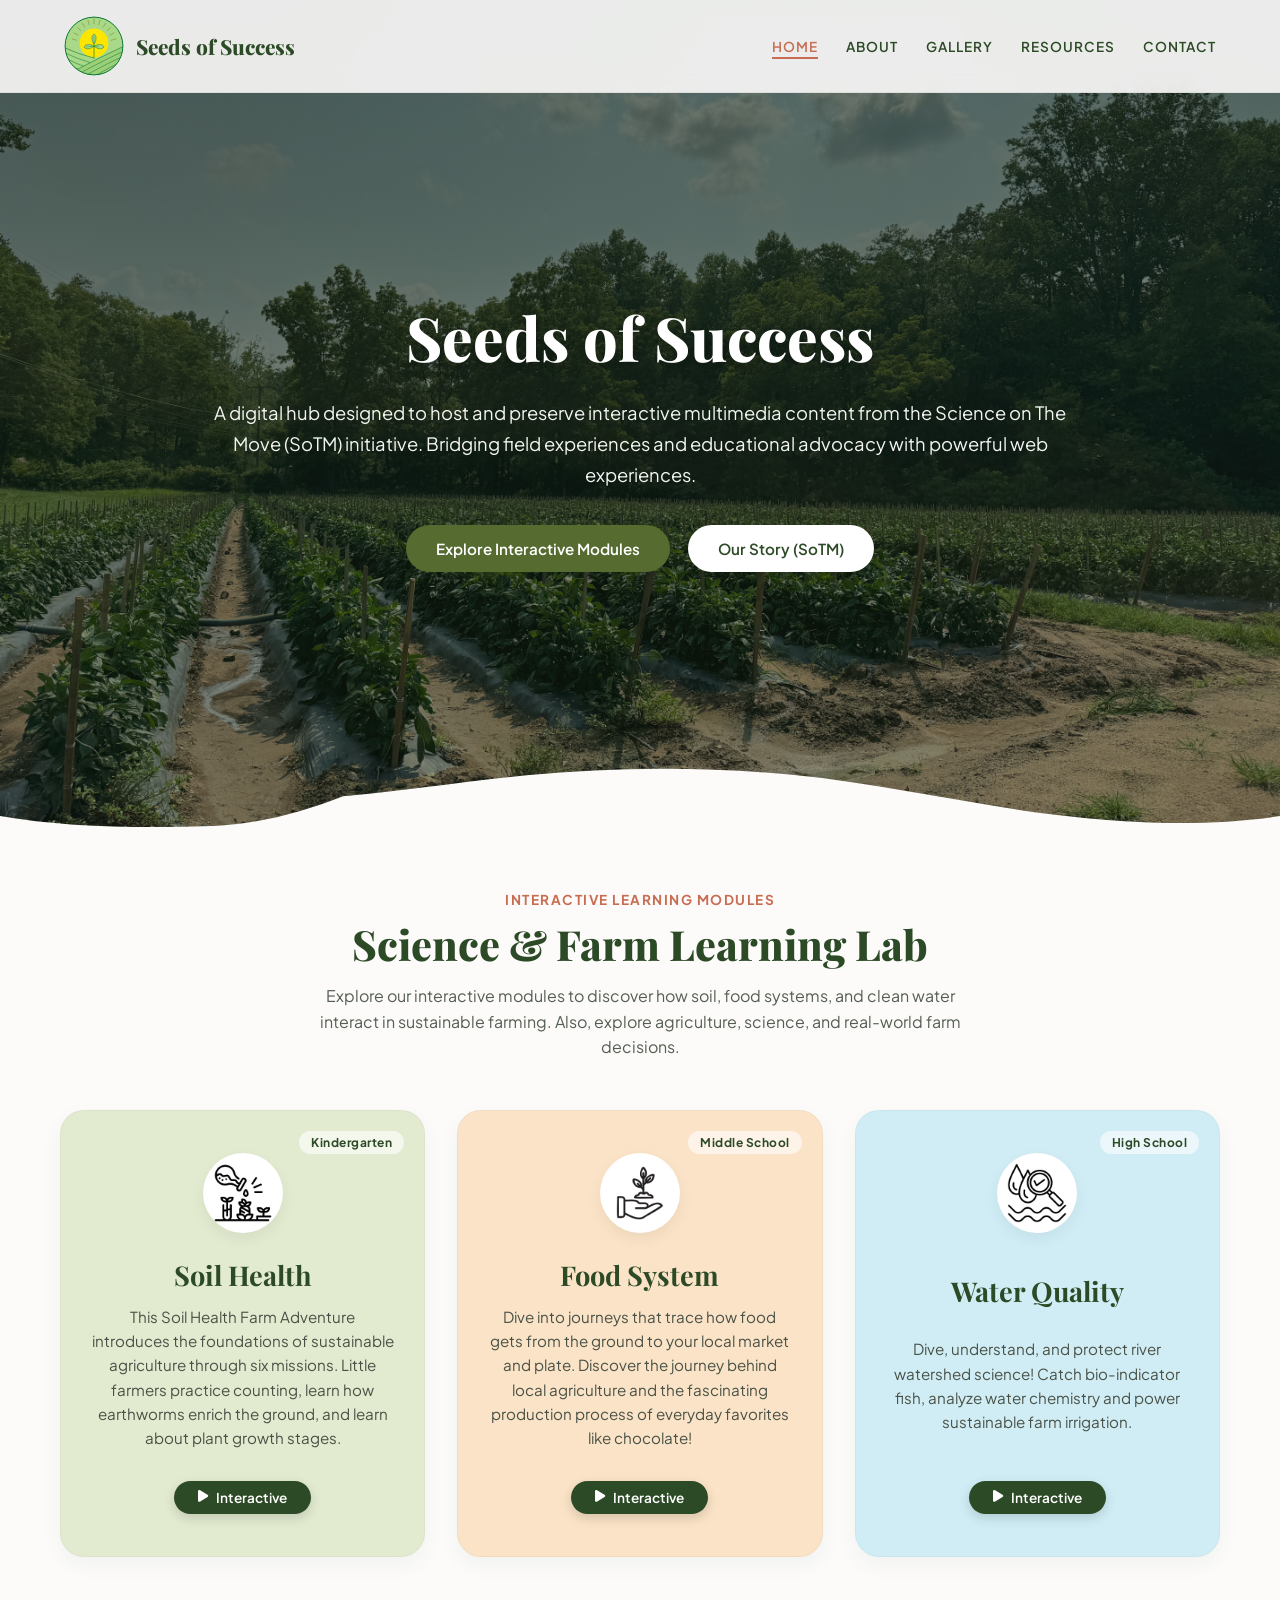
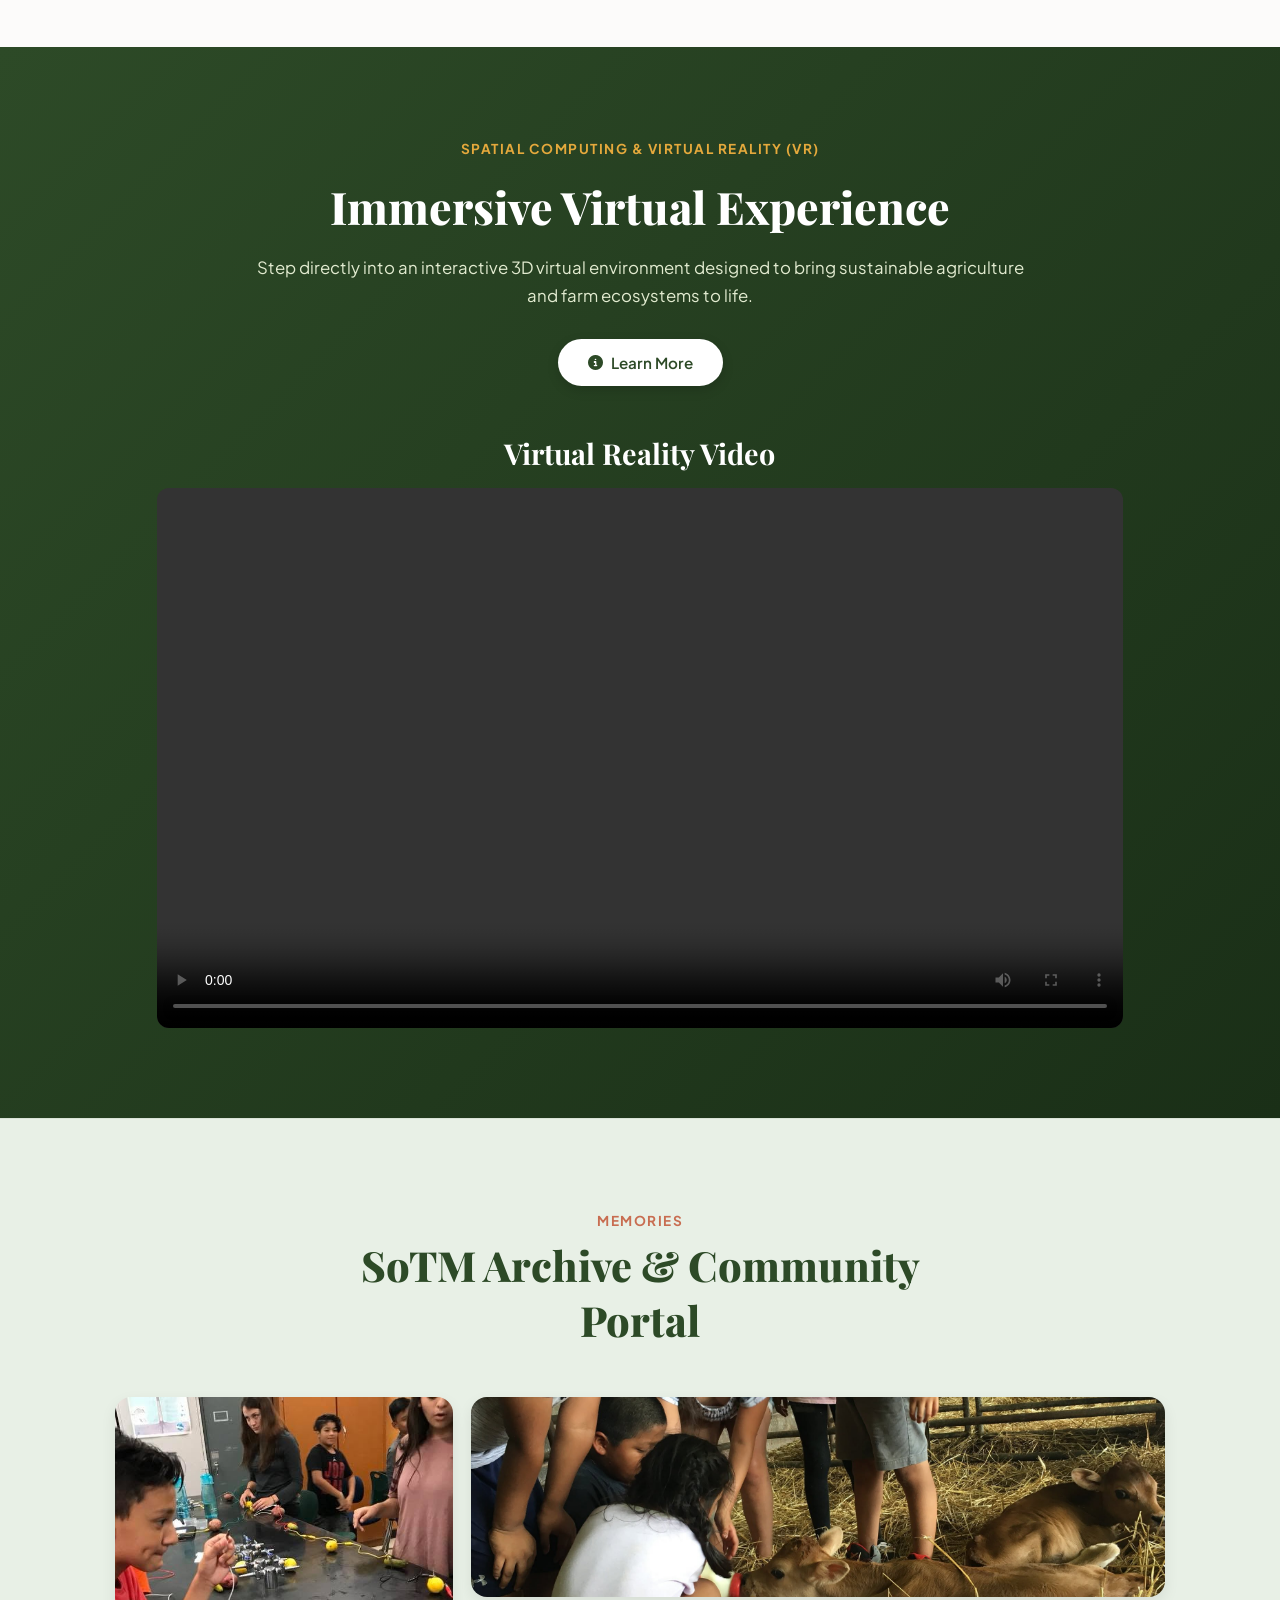
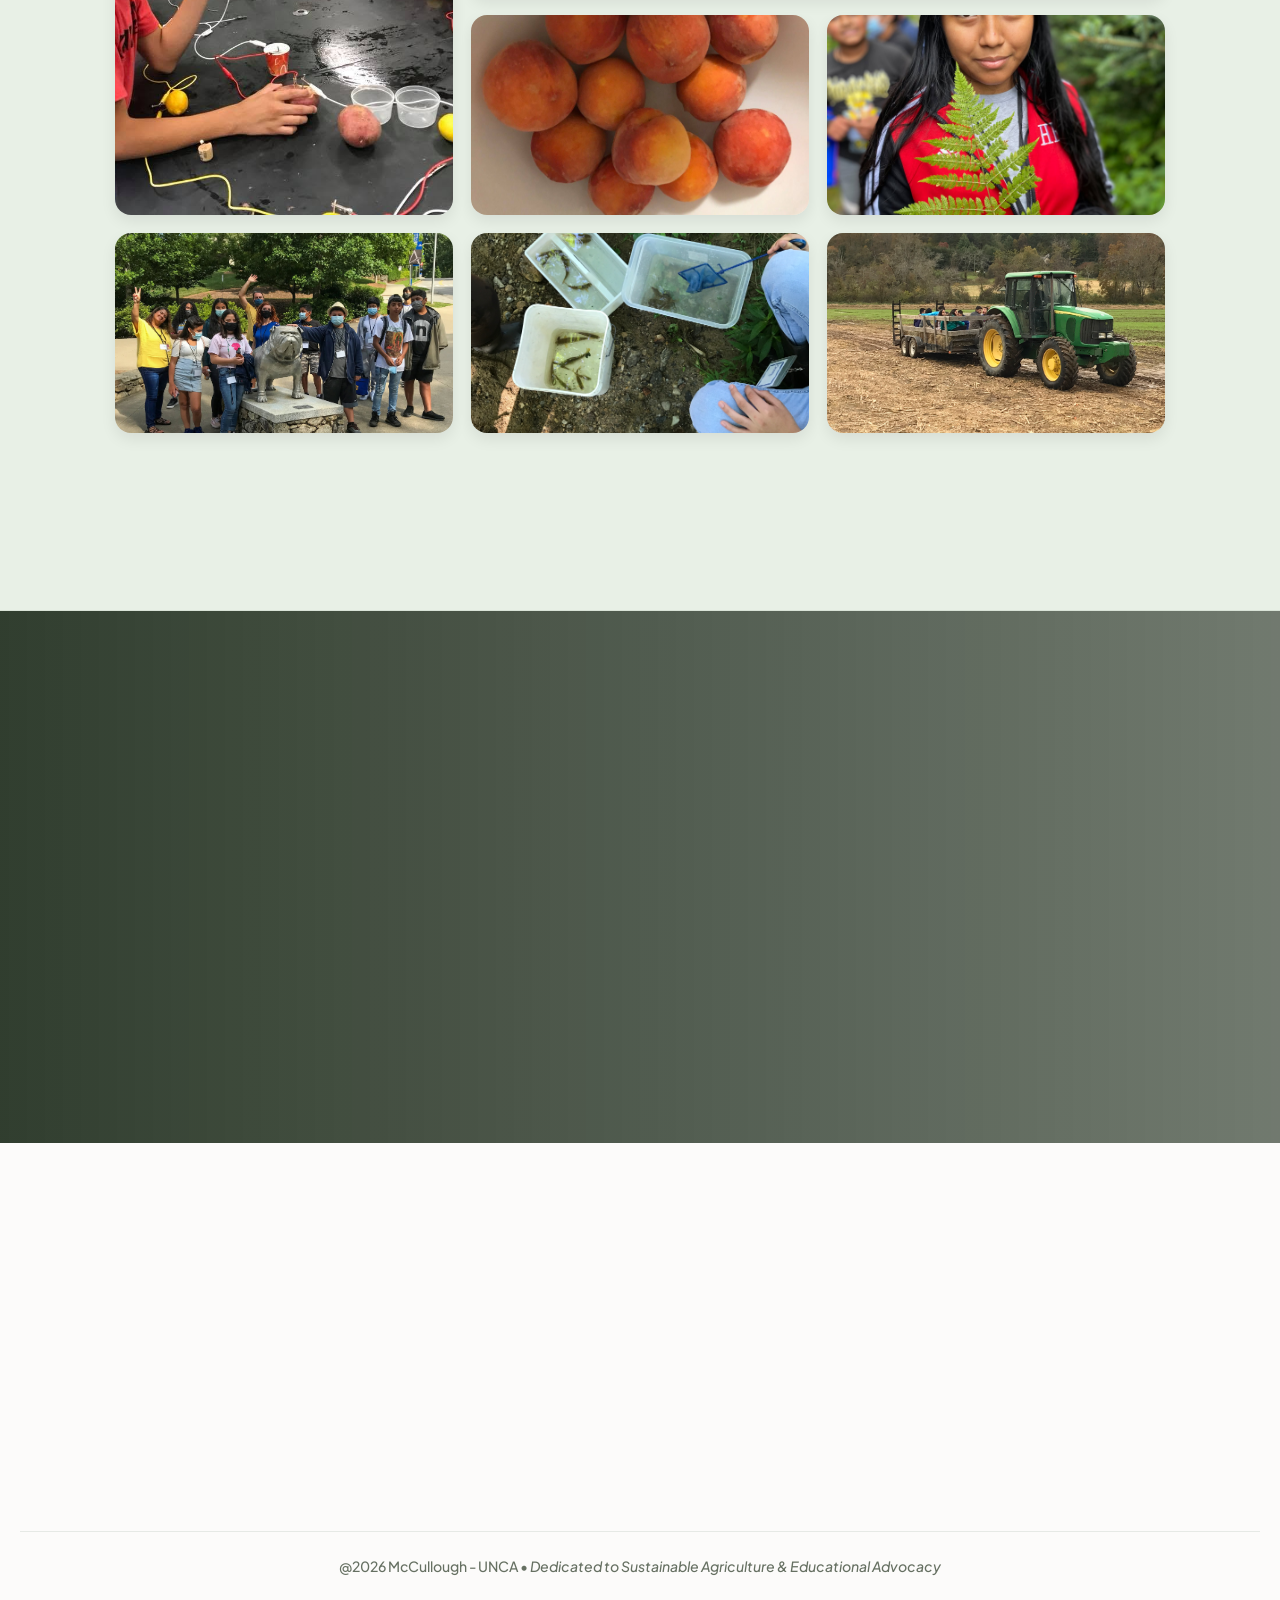
<file: index.html>
<!DOCTYPE html>
<html lang="en">

  <head>
    <meta charset="utf-8" />
    <meta name="viewport" content="width=device-width, initial-scale=1.0" />
    <title>Seeds of Success | Sustainable Agriculture Hub</title>
    <link rel="icon" type="image/x-icon" href="home/seeds-of-success-logo.svg">
    <link rel="preconnect" href="https://fonts.googleapis.com">
    <link rel="preconnect" href="https://fonts.gstatic.com" crossorigin>
    <link href="https://fonts.googleapis.com/css2?family=Playfair+Display:ital,wght@0,600;0,800;1,600&family=Plus+Jakarta+Sans:wght@400;500;600;700&display=swap" rel="stylesheet">
    <link rel="stylesheet" href="https://cdnjs.cloudflare.com/ajax/libs/font-awesome/6.4.0/css/all.min.css">
    <link rel="stylesheet" href="style.css" />
  </head>

  <body>
    <!-- FLOATING DECORATIVE LEAVES FOR ANIMATION -->
    <div class="floating-leaf leaf-1"><i class="fa-solid fa-leaf"></i></div>
    <div class="floating-leaf leaf-2"><i class="fa-solid fa-seedling"></i></div>

    <!-- NAVBAR -->
    <header class="navbar">
      <div class="nav-container">
        <a href="#" class="logo">
          <div class="logo-icon"></div>
          <span class="logo-text">Seeds of Success</span>
        </a>
        <nav class="nav-links" id="navLinks">
          <a href="#home" class="active">HOME</a>
          <a href="about.html">ABOUT</a>
          <a href="gallery.html">GALLERY</a>
          <a href="resources.html">RESOURCES</a>
          <a href="contact.html">CONTACT</a>
        </nav>
        <div class="hamburger" id="hamburger">
          <i class="fa-solid fa-bars-staggered"></i>
        </div>
      </div>
    </header>

    <!-- HERO SECTION -->
    <section class="hero" id="home">
      <div class="hero-overlay"></div>
      <div class="hero-content fade-in">
        <h1>Seeds of Success</h1>
        <p>
          A digital hub designed to host and preserve interactive multimedia content from the Science on The Move (SoTM) initiative. Bridging field experiences and educational advocacy with powerful web experiences.
        </p>
        <div class="hero-buttons">
          <a href="#modules" class="btn btn-primary"> Explore Interactive Modules</a>
          <a href="about.html" class="btn btn-secondary"> Our Story (SoTM)</a>
        </div>
      </div>

      <!-- Organic Wave Divider -->
      <div class="custom-shape-divider-bottom">
        <svg data-name="Layer 1" xmlns="http://www.w3.org/2000/svg" viewBox="0 0 1200 120" preserveAspectRatio="none">
          <path d="M321.39,56.44c58-10.79,114.16-30.13,172-41.86,82.39-16.72,168.19-17.73,250.45-.39C823.78,31,906.67,72,985.66,92.83c70.05,18.48,146.53,26.09,214.34,3V120H0V95.8C59.71,118.08,130.83,121.3,200,115.8,241.67,112.5,283.33,88.33,321.39,56.44Z" class="shape-fill"></path>
        </svg>
      </div>
    </section>

    <!-- INTERACTIVE MODULES SECTION -->
    <section class="modules-section" id="modules">
      <div class="section-header fade-in">
        <span class="sub-heading"> Interactive Learning Modules</span>
        <h2 class="section-title">Science & Farm Learning Lab</h2>
        <p class="section-desc">Explore our interactive modules to discover how soil, food systems, and clean water interact in sustainable farming. Also, explore agriculture, science, and real-world farm decisions.</p>
      </div>

      <div class="cards-container">

        <!-- Card 1: Soil Health -->
        <div class="card card-soil fade-in">
          <div class="card-badge">Kindergarten</div>
          <div class="card-icon">
            <img src="home/soil-icon.png" alt="soil-health-icon" width="60" height="60">
          </div>
          <h3>Soil Health</h3>
          <p>This Soil Health Farm Adventure introduces the foundations of sustainable agriculture through six missions. Little farmers practice counting, learn how earthworms enrich the ground, and learn about plant growth stages.</p>
          <a href="module1.html" class="btn btn-pill"><i class="fa-solid fa-play"></i> Interactive</a>
        </div>

        <!-- Card 2: Food System -->
        <div class="card card-food fade-in">
          <div class="card-badge">Middle School</div>
          <div class="card-icon">
            <img src="home/food-icon.png" alt="farm-food-icon" width="60" height="60">
          </div>
          <h3>Food System</h3>
          <p>Dive into journeys that trace how food gets from the ground to your local market and plate. Discover the journey behind local agriculture and the fascinating production process of everyday favorites like chocolate!</p>
          <a href="foodmodules.html" class="btn btn-pill"><i class="fa-solid fa-play"></i> Interactive</a>
        </div>

        <!-- Card 3: Water Quality -->
        <div class="card card-water fade-in">
          <div class="card-badge">High School</div>
          <div class="card-icon">
            <img src="home/water-icon.png" alt="water-quality-icon" width="60" height="60">
          </div>
          <h3>Water Quality</h3>
          <p>Dive, understand, and protect river watershed science! Catch bio-indicator fish, analyze water chemistry and power sustainable farm irrigation.</p>
          <a href="module3.html" class="btn btn-pill"><i class="fa-solid fa-play"></i> Interactive</a>
        </div>

      </div>
    </section>

    <!-- VR INTERACTIVE EXPERIENCE SECTION -->
    <section class="vr-section" id="vr-experience">
      <div class="vr-container fade-in">
        <div class="vr-content">
          <span class="sub-heading" style="color: var(--wheat-gold);">Spatial Computing & Virtual Reality (VR)</span>
          <h2 class="vr-title">Immersive Virtual Experience</h2>
          <p class="vr-description">
            Step directly into an interactive 3D virtual environment designed to bring sustainable agriculture and farm ecosystems to life.
          </p>
          <div class="vr-actions">
            <a href="about.html" class="btn btn-secondary"><i class="fa-solid fa-circle-info"></i> Learn More</a>
          </div>
        </div>
        <div class="vr-visual">
          <h3>Virtual Reality Video</h3>
          <video controls>
            <source src="vr-environment1.mov" type="video/mp4">
          </video>
        </div>
      </div>
    </section>

    <!-- ARCHIVE & COMMUNITY PORTAL -->
    <section class="archive-section" id="gallery">
      <div class="section-header fade-in">
        <span class="sub-heading"> Memories</span>
        <h2 class="section-title">SoTM Archive & Community Portal</h2>
      </div>

      <div class="archive-grid fade-in">
        <div class="grid-item item-large">
          <img src="gallery/photo21.jpg" alt="Student activity">
          <div class="item-overlay"></div>
        </div>
        <div class="grid-item item-wide">
          <img src="gallery/photo24.jpg" alt="Student activity">
          <div class="item-overlay"></div>
        </div>
        <div class="grid-item">
          <img src="gallery/photo25.jpg" alt="Student activity">
          <div class="item-overlay"></div>
        </div>
        <div class="grid-item">
          <img src="gallery/photo8.jpg" alt="Student activity">
          <div class="item-overlay"></div>
        </div>
        <div class="grid-item">
          <img src="gallery/sotm-bg.jpg" alt="Student activity">
          <div class="item-overlay"></div>
        </div>
        <div class="grid-item">
          <img src="gallery/fishing.JPG" alt="Student activity">
          <div class="item-overlay"></div>
        </div>
        <div class="grid-item">
          <img src="gallery/tractor.JPG" alt="Student activity">
          <div class="item-overlay"></div>
        </div>
      </div>

      <div class="archive-btn-wrap fade-in">
        <a href="gallery.html" class="btn btn-terracotta"><i class="fa-solid fa-images"></i> View Full Gallery</a>
      </div>
    </section>

    <!-- BANNER SECTION -->
    <section class="banner-section">
      <div class="banner-overlay"></div>
      <div class="banner-content fade-in">
        <span class="banner-tag"> OUR MISSION</span>
        <h2>NO FARMERS,<br>NO FOOD,<br>NO FUTURE</h2>
        <p class="banner-subtext">Supporting local growers, sustainable land, and agricultural advocacy.</p>
      </div>
    </section>

    <!-- CONTACT / FOOTER SECTION -->
    <footer class="footer-section" id="contact">
      <div class="footer-content fade-in">
        <div class="footer-badge"> Stay Connected</div>
        <h3>Interested in learning more?</h3>
        <p>We'd love to hear from you and collaborate on sustainable educational resources.</p>
        <a href="contact.html" class="btn btn-terracotta btn-lg"><i class="fa-solid fa-paper-plane"></i> Contact us!</a>
      </div>

      <div class="footer-bottom">
        <p>@2026 McCullough - UNCA &bull; <i>Dedicated to Sustainable Agriculture & Educational Advocacy</i></p>
      </div>
    </footer>

    <!-- JAVASCRIPT FOR INTERACTIVITY & ANIMATIONS -->
    <script>
      // Mobile navigation toggle
      const hamburger = document.getElementById('hamburger');
      const navLinks = document.getElementById('navLinks');

      hamburger.addEventListener('click', () => {
        navLinks.classList.toggle('open');
      });

      // Scroll Animation Observer
      const observerOptions = {
        threshold: 0.12
      };

      const observer = new IntersectionObserver((entries, observer) => {
        entries.forEach(entry => {
          if (entry.isIntersecting) {
            entry.target.classList.add('visible');
            observer.unobserve(entry.target);
          }
        });
      }, observerOptions);

      document.querySelectorAll('.fade-in').forEach(element => {
        observer.observe(element);
      });

      // Navbar Scroll Shadow & Blur Effect
      window.addEventListener('scroll', () => {
        const navbar = document.querySelector('.navbar');
        if (window.scrollY > 50) {
          navbar.classList.add('scrolled');
        } else {
          navbar.classList.remove('scrolled');
        }
      });
    </script>
  </body>

</html>
</file>
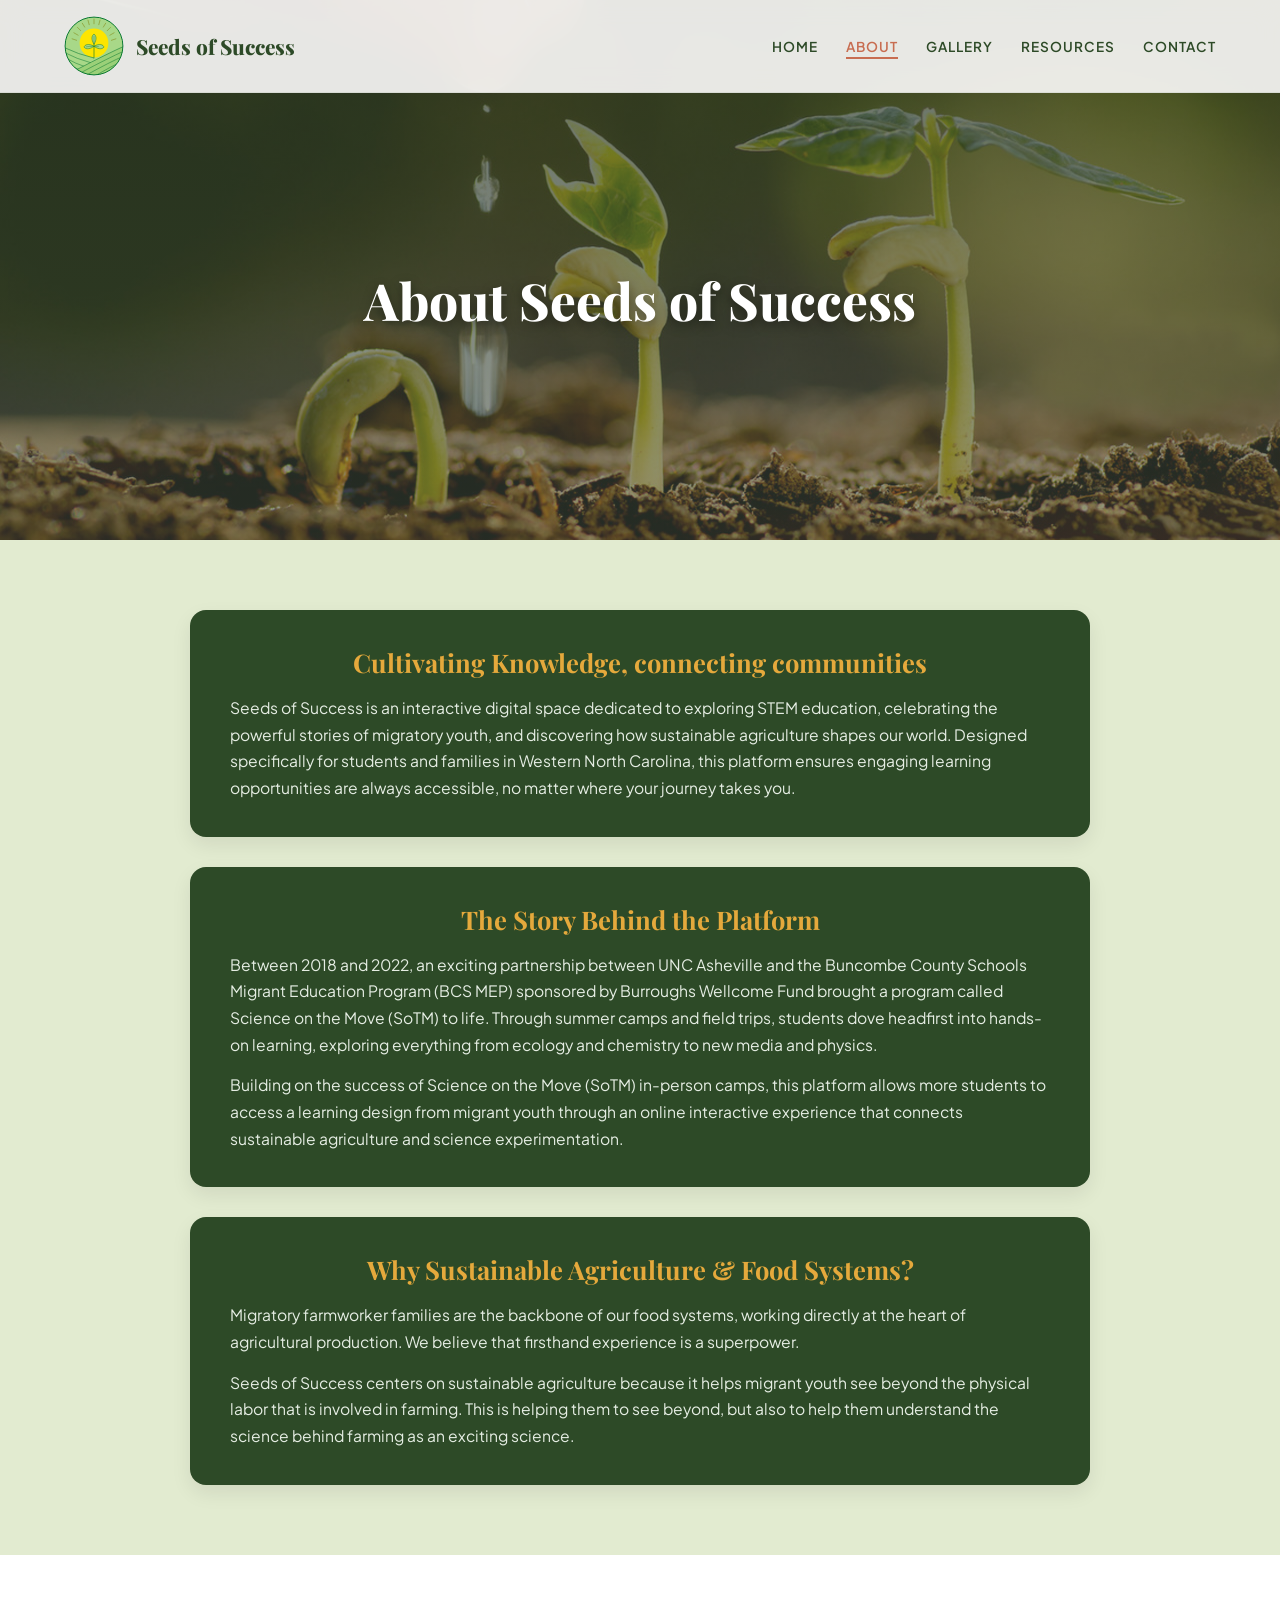
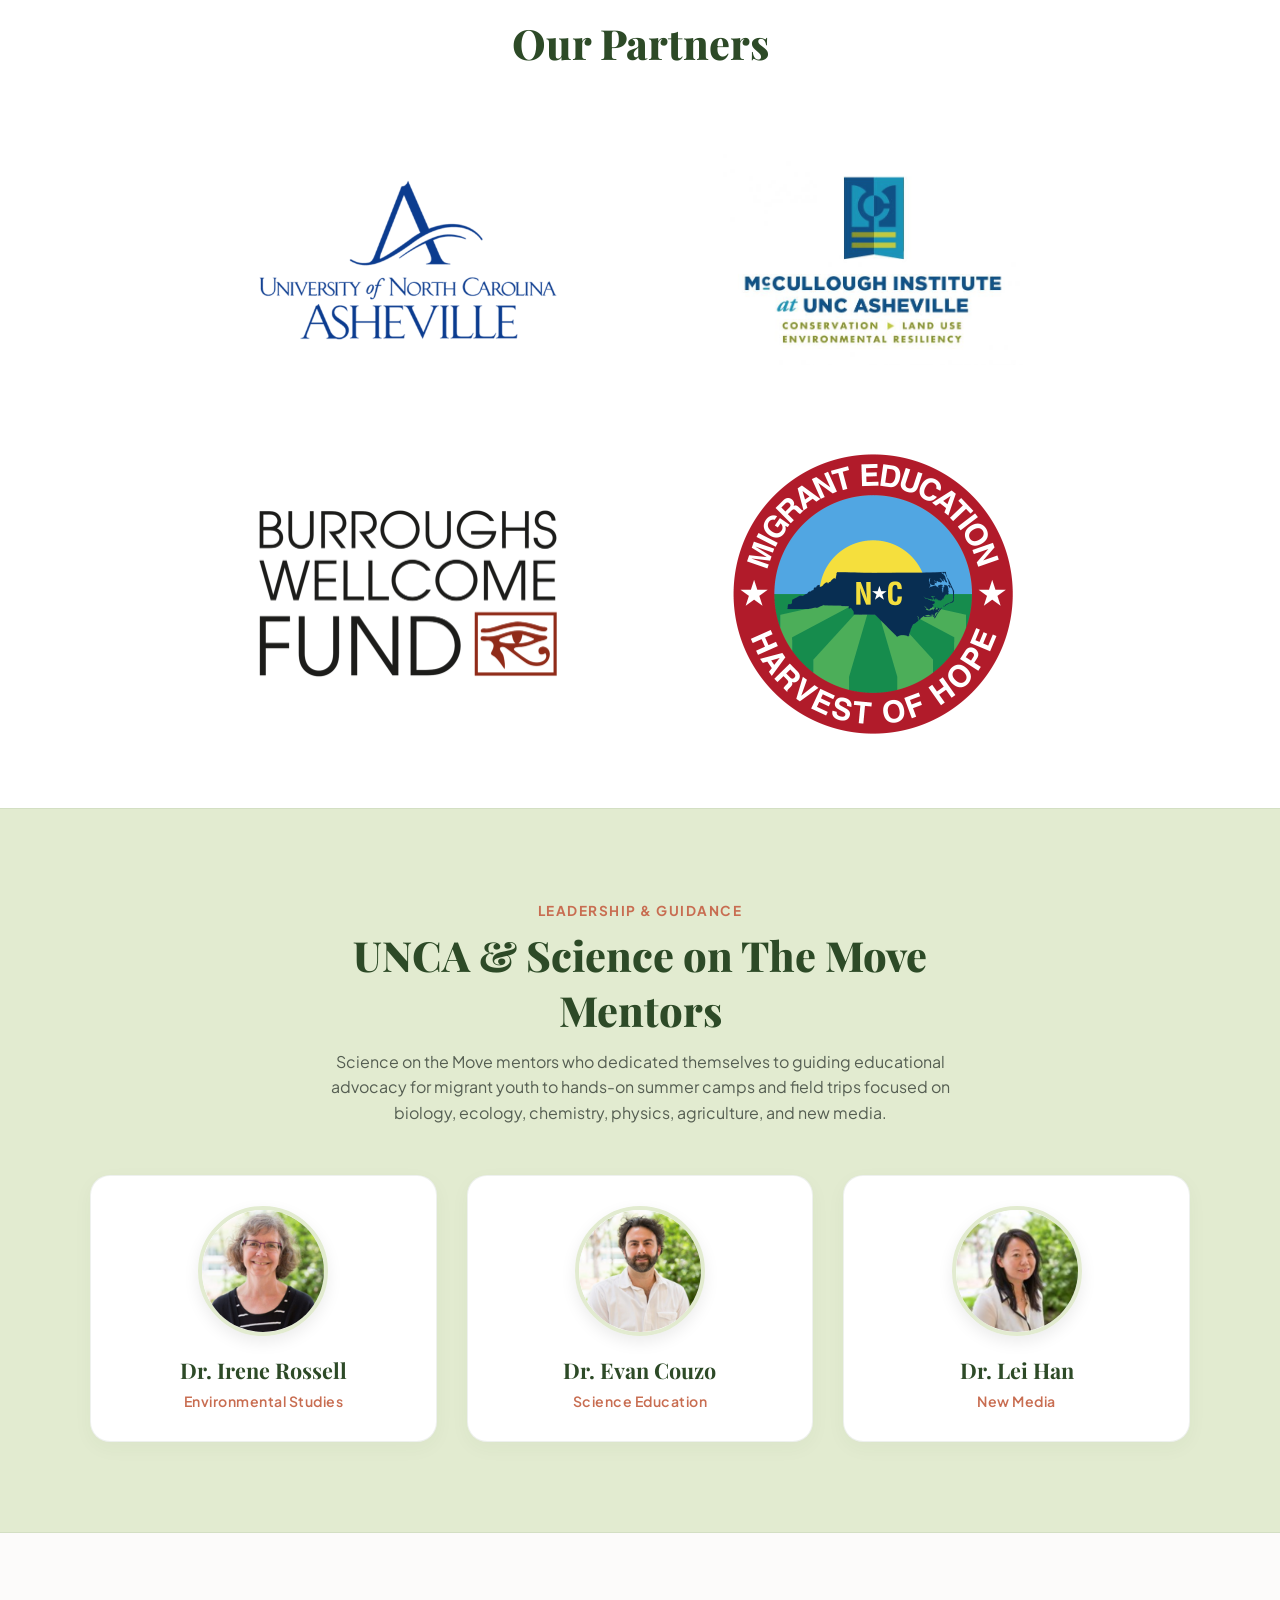
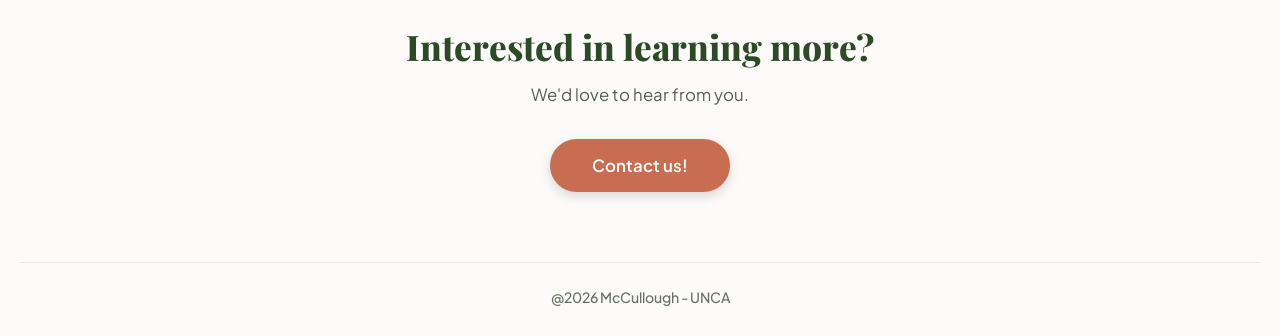
<file: about.html>
<!DOCTYPE html>
<html lang="en">

  <head>
    <meta charset="utf-8" />
    <meta name="viewport" content="width=device-width, initial-scale=1.0" />
    <title>About - Seeds of Success</title>
    <link rel="icon" type="image/x-icon" href="home/seeds-of-success-logo.svg">
    <link rel="preconnect" href="https://fonts.googleapis.com">
    <link rel="preconnect" href="https://fonts.gstatic.com" crossorigin>
    <link href="https://fonts.googleapis.com/css2?family=Playfair+Display:ital,wght@0,600;0,800;1,600&family=Plus+Jakarta+Sans:wght@400;500;600;700&display=swap" rel="stylesheet">
    <link rel="stylesheet" href="https://cdnjs.cloudflare.com/ajax/libs/font-awesome/6.4.0/css/all.min.css">
    <link rel="stylesheet" href="style.css" />
  </head>

  <body>

    <!-- NAVBAR -->
    <header class="navbar">
      <div class="nav-container">
        <a href="index.html" class="logo">
          <div class="logo-icon"></div>
          <span class="logo-text">Seeds of Success</span>
        </a>
        <nav class="nav-links" id="navLinks">
          <a href="index.html">HOME</a>
          <a href="about.html" class="active">ABOUT</a>
          <a href="gallery.html">GALLERY</a>
          <a href="resources.html">RESOURCES</a>
          <a href="#contact">CONTACT</a>
        </nav>
        <div class="hamburger" id="hamburger"><i class="fa-solid fa-bars-staggered"></i></div>
      </div>
    </header>

    <!-- PAGE HERO HEADER -->
    <section class="page-hero hero-about">
      <div class="hero-overlay"></div>
      <div class="hero-content fade-in">
        <h1>About Seeds of Success</h1>
      </div>
    </section>

    <!-- ABOUT CONTENT BLOCKS -->
    <section class="about-section">
      <div class="about-container">

        <!-- Block 1 -->
        <div class="info-card fade-in">
          <h2>Cultivating Knowledge, connecting communities</h2>
          <p>Seeds of Success is an interactive digital space dedicated to exploring STEM education, celebrating the powerful stories of migratory youth, and discovering how sustainable agriculture shapes our world. Designed specifically for students and families in Western North Carolina, this platform ensures engaging learning opportunities are always accessible, no matter where your journey takes you.</p>
        </div>

        <!-- Block 2 -->
        <div class="info-card fade-in">
          <h2>The Story Behind the Platform</h2>
          <p>Between 2018 and 2022, an exciting partnership between UNC Asheville and the Buncombe County Schools Migrant Education Program (BCS MEP) sponsored by Burroughs Wellcome Fund brought a program called Science on the Move (SoTM) to life. Through summer camps and field trips, students dove headfirst into hands-on learning, exploring everything from ecology and chemistry to new media and physics.</p>
          <p>Building on the success of Science on the Move (SoTM) in-person camps, this platform allows more students to access a learning design from migrant youth through an online interactive experience that connects sustainable agriculture and science experimentation.</p>
        </div>

        <!-- Block 3 -->
        <div class="info-card fade-in">
          <h2>Why Sustainable Agriculture & Food Systems?</h2>
          <p>Migratory farmworker families are the backbone of our food systems, working directly at the heart of agricultural production. We believe that firsthand experience is a superpower.</p>
          <p>Seeds of Success centers on sustainable agriculture because it helps migrant youth see beyond the physical labor that is involved in farming. This is helping them to see beyond, but also to help them understand the science behind farming as an exciting science.</p>
        </div>

      </div>
    </section>

    <!-- PARTNERS SECTION -->
    <section class="partners-section fade-in">
      <h2 class="section-title text-center">Our Partners</h2>
      <div class="partners-grid">
        <div class="partner-logo">
          <img src="home/unca-logo.png" alt="UNC Asheville Logo">
        </div>
        <div class="partner-logo">
          <img src="home/McCullough-logo.jpg" alt="McCullough Institute Logo">
        </div>
        <div class="partner-logo">
          <img src="home/bwf-logo.png" alt="Burroughs Wellcome Fund Logo">
        </div>
        <div class="partner-logo">
          <img src="home/mep-logo.jpeg" alt="Migrant Education Program Logo">
        </div>
      </div>
    </section>

    <!-- MENTORS OF SOTM SECTION -->
    <section class="mentors-section">
      <div class="mentors-container fade-in">
        <div class="section-header">
          <span class="sub-heading">Leadership & Guidance</span>
          <h2 class="section-title">UNCA & Science on The Move Mentors</h2>
          <p class="section-desc">Science on the Move mentors who dedicated themselves to guiding educational advocacy for migrant youth to hands-on summer camps and field trips focused on biology, ecology, chemistry, physics, agriculture, and new media.</p>
        </div>

        <div class="mentors-grid">
          <!-- Mentor 1 -->
          <div class="mentor-card">
            <div class="mentor-img-wrap">
              <img src="home/dr-irene.png" alt="Dr. Irene Rossell">
            </div>
            <div class="mentor-info">
              <h3>Dr. Irene Rossell</h3>
              <span class="mentor-dept">Environmental Studies</span>
            </div>
          </div>

          <!-- Mentor 2 -->
          <div class="mentor-card">
            <div class="mentor-img-wrap">
              <img src="home/dr-couzo.png" alt="Dr. Evan Couzo">
            </div>
            <div class="mentor-info">
              <h3>Dr. Evan Couzo</h3>
              <span class="mentor-dept">Science Education</span>
            </div>
          </div>

          <!-- Mentor 3 -->
          <div class="mentor-card">
            <div class="mentor-img-wrap">
              <img src="home/dr-han.png" alt="Dr. Lei Han">
            </div>
            <div class="mentor-info">
              <h3>Dr. Lei Han</h3>
              <span class="mentor-dept">New Media</span>
            </div>
          </div>
        </div>
      </div>
    </section>

    <!-- FOOTER / CONTACT SECTION -->
    <footer class="footer-section" id="contact">
      <div class="footer-content fade-in">
        <h3>Interested in learning more?</h3>
        <p>We'd love to hear from you.</p>
        <a href="contact.html" class="btn btn-terracotta btn-lg">Contact us!</a>
      </div>
      <div class="footer-bottom">
        <p>@2026 McCullough - UNCA</p>
      </div>
    </footer>

    <script>
      document.getElementById('hamburger').addEventListener('click', () => {
        document.getElementById('navLinks').classList.toggle('open');
      });

      const observer = new IntersectionObserver((entries, obs) => {
        entries.forEach(entry => {
          if (entry.isIntersecting) {
            entry.target.classList.add('visible');
            obs.unobserve(entry.target);
          }
        });
      }, { threshold: 0.12 });

      document.querySelectorAll('.fade-in').forEach(el => observer.observe(el));
    </script>
  </body>

</html>
</file>
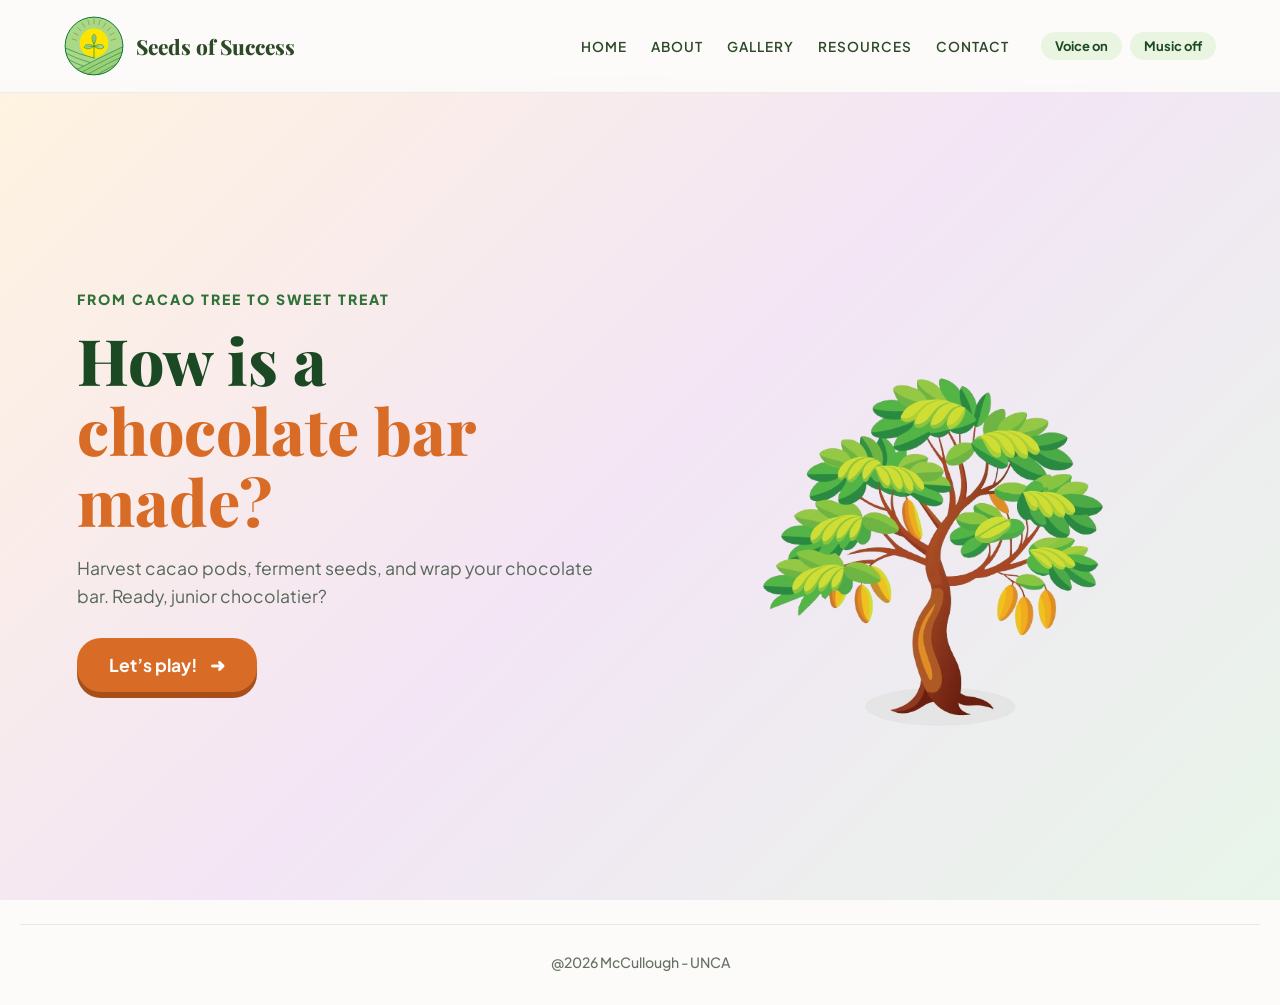
<file: chocobar.html>
<!DOCTYPE html>
<html lang="en">

  <head>
    <meta charset="utf-8">
    <meta name="viewport" content="width=device-width, initial-scale=1.0">
    <meta name="theme-color" content="#2f7138">
    <title>Chocolate Bar Journey | Seeds of Success</title>
    <link rel="icon" type="image/x-icon" href="home/seeds-of-success-logo.svg">
    <link rel="preconnect" href="https://fonts.googleapis.com">
    <link rel="preconnect" href="https://fonts.gstatic.com" crossorigin>
    <link href="https://fonts.googleapis.com/css2?family=Playfair+Display:ital,wght@0,600;0,800;1,600&family=Plus+Jakarta+Sans:wght@400;500;600;700&display=swap" rel="stylesheet">
    <link rel="stylesheet" href="https://cdnjs.cloudflare.com/ajax/libs/font-awesome/6.4.0/css/all.min.css">
    <link rel="stylesheet" href="css-js-files/chocobar.css">
    <script src="css-js-files/chocobar.js" defer></script>
  </head>

  <body>
    <!-- NAVBAR MATCHING HIERARCHY -->
    <header class="navbar">
      <div class="nav-container">
        <a href="index.html" class="logo">
          <div class="logo-icon"></div>
          <span class="logo-text">Seeds of Success</span>
        </a>
        <nav class="nav-links" id="navLinks">
          <a href="index.html">HOME</a>
          <a href="about.html">ABOUT</a>
          <a href="gallery.html">GALLERY</a>
          <a href="resources.html">RESOURCES</a>
          <a href="contact.html">CONTACT</a>
          <div class="nav-sound-tools">
            <button class="tool-btn" id="voiceBtn" aria-pressed="true">Voice on</button>
            <button class="tool-btn" id="musicBtn" aria-pressed="false">Music off</button>
          </div>
        </nav>
        <div class="hamburger" id="hamburger">
          <i class="fa-solid fa-bars-staggered"></i>
        </div>
      </div>
    </header>

    <main>
      <!-- HERO LANDING SECTION -->
      <section class="welcome" id="welcome">
        <div class="welcome-copy">
          <span class="eyebrow">From Cacao Tree to Sweet Treat</span>
          <h1>How is a<br><em>chocolate bar made?</em></h1>
          <p>Harvest cacao pods, ferment seeds, and wrap your chocolate bar. Ready, junior chocolatier?</p>
          <button class="primary-btn" id="startBtn">Let’s play! <span>➜</span></button>
        </div>
        <div class="welcome-art">
          <img class="welcome-farmer" src="food-system/chocolatebar/tree.png" alt="Cacao tree with ripe pods">
        </div>
      </section>

      <!-- GAME EXPERIENCE CONTAINER -->
      <section class="game-shell hidden" id="game">
        <div class="farm-banner">
          <img src="food-system/chocolatebar/farm.jpg" alt="Tropical cacao farm plantation" onerror="this.onerror=null; this.src='food-system/chocolatebar/cacao-tree.png';">
          <div class="banner-label">
            <b>Welcome to the Cacao Farm!</b>
            <small>Follow the journey of chocolate making.</small>
          </div>
          <img class="banner-farmer" src="food-system/chocolatebar/farmer.png" alt="Cacao farmer">
        </div>

        <div class="journey-head">
          <div>
            <h2>Six Chocolate Missions</h2>
          </div>
          <div class="star-score">
            <span>⭐</span>
            <b id="starCount">0</b>
            <small>stars</small>
          </div>
        </div>

        <!-- MISSION STEP TABS -->
        <nav class="mission-nav" aria-label="Learning missions">
          <button class="mission-tab active" data-step="0"><span class="step-num">1</span><b>Harvest</b></button>
          <button class="mission-tab" data-step="1"><span class="step-num">2</span><b>Ferment</b></button>
          <button class="mission-tab" data-step="2"><span class="step-num">3</span><b>Roast</b></button>
          <button class="mission-tab" data-step="3"><span class="step-num">4</span><b>Grind</b></button>
          <button class="mission-tab" data-step="4"><span class="step-num">5</span><b>Sequence</b></button>
          <button class="mission-tab" data-step="5"><span class="step-num">6</span><b>Quiz</b></button>
        </nav>

        <!-- MISSION 1: HARVEST & COUNT CACAO PODS -->
        <section class="mission-card" id="mission0">
          <div class="mission-intro">
            <span class="step-pill">MISSION 1 · HARVEST</span>
            <h2>Harvest the Ripe Cacao Pods!</h2>
            <p>Cacao pods grow on trunk and branches of cacao trees in tropical rainforest climates. How many pods are ready for harvest?</p>
          </div>
          <div class="activity-panel seed-panel">
            <div class="activity-visual">
              <div style="display: flex; gap: 16px; align-items: center; justify-content: center; flex-wrap: wrap;">
                <img class="seed-picture" src="food-system/chocolatebar/pods.png" alt="Ripe Cacao Pod" style="width: 28%;">
                <img class="seed-picture" src="food-system/chocolatebar/pods.png" alt="Ripe Cacao Pod" style="width: 28%;">
                <img class="seed-picture" src="food-system/chocolatebar/pods.png" alt="Ripe Cacao Pod" style="width: 28%;">
                <img class="seed-picture" src="food-system/chocolatebar/pods.png" alt="Ripe Cacao Pod" style="width: 28%;">
              </div>
            </div>
            <div class="activity-question">
              <div class="speech-bubble">How many ripe cacao pods do you count?</div>
              <div class="number-options" id="seedAnswers">
                <button>2</button>
                <button>3</button>
                <button>4</button>
                <button>5</button>
              </div>
              <p class="feedback" id="seedFeedback" aria-live="polite">Touch a number!</p>
            </div>
          </div>
          <div class="fact-strip">Farmers hand-harvest ripe cacao pods using specialized machetes or shears so the tree stems are protected.</div>
          <button class="next-btn hidden" id="next0">Next: Fermentation & Drying <span>➜</span></button>
        </section>

        <!-- MISSION 2: FERMENTATION & DRYING -->
        <section class="mission-card hidden" id="mission1">
          <div class="mission-intro">
            <span class="step-pill">MISSION 2 · FERMENTATION</span>
            <h2>Ferment and Dry the Beans!</h2>
            <p>After pods are harvested, wet cacao beans are scooped out and placed in wooden boxes covered with banana leaves.</p>
          </div>
          <div class="activity-panel worm-panel">
            <div class="worm-scene">
              <div class="soil-sky">Sun-Drying Cacao Beans</div>
              <div class="soil-layer" style="background: #5d4037; border-top: 10px solid #8d6e63;">
                <img src="food-system/chocolatebar/sprout.png" alt="Cacao Beans Drying in Sun" onerror="this.src='food-system/chocolatebar/cacao-pod.png';">
                <span class="soil-label">FERMENTATION & DRYING</span>
              </div>
            </div>
            <div class="activity-question">
              <div class="speech-bubble">What naturally develops rich chocolate flavor during drying?</div>
              <div class="choice-grid" id="wormAnswers">
                <button data-correct="false"><img src="food-system/chocolatebar/water.png" alt="Cold Water" onerror="this.src='food-system/chocolatebar/cacao-pod.png';"><span>Cold Water</span></button>
                <button data-correct="true"><img src="food-system/chocolatebar/sun.png" alt="Warm Sun" onerror="this.src='food-system/chocolatebar/cacao-beans.png';"><span>Warm Sun & Heat</span></button>
                <button data-correct="false"><img src="food-system/chocolatebar/star.png" alt="Star" onerror="this.src='food-system/chocolatebar/cacao-pod.png';"><span>Star</span></button>
              </div>
              <p class="feedback" id="wormFeedback" aria-live="polite">Tap your answer!</p>
            </div>
          </div>
          <div class="fact-strip">Fermentation takes 5 to 7 days and is essential to convert bitter compounds into rich precursor chocolate flavors!</div>
          <button class="next-btn hidden" id="next1">Next: Roasting & Winnowing <span>➜</span></button>
        </section>

        <!-- MISSION 3: ROASTING & WINNOWING -->
        <section class="mission-card hidden" id="mission2">
          <div class="mission-intro">
            <span class="step-pill">MISSION 3 · ROASTING</span>
            <h2>Roast & Winnow Cacao Nibs!</h2>
            <p>Beans are roasted at precise temperatures, then cracked open to separate the thin husk shell from the rich cocoa nib inside!</p>
          </div>
          <div class="growth-activity">
            <div class="growth-hint">🍫 Tap the steps in order: <b>1 → 2 → 3 → 4</b></div>
            <div class="growth-options" id="growthOptions">
              <button data-stage="0">
                <div class="card-img-wrap"><img src="food-system/chocolatebar/rawBeans.png" alt="1. Raw Cacao Bean" onerror="this.src='food-system/chocolatebar/cacao-beans.png';"></div>
                <span>1. Raw Beans</span>
              </button>
              <button data-stage="2">
                <div class="card-img-wrap"><img src="food-system/chocolatebar/crackShells.avif" alt="3. Cracked Shells" onerror="this.src='food-system/chocolatebar/cacao-pod.png';"></div>
                <span>3. Crack Shells</span>
              </button>
              <button data-stage="3">
                <div class="card-img-wrap"><img src="food-system/chocolatebar/cocoaNibs.avif" alt="4. Pure Cocoa Nibs" onerror="this.src='food-system/chocolatebar/cacao-beans.png';"></div>
                <span>4. Cocoa Nibs</span>
              </button>
              <button data-stage="1">
                <div class="card-img-wrap"><img src="food-system/chocolatebar/rostedBeans.png" alt="2. Roast Beans" onerror="this.src='food-system/chocolatebar/cacao-beans.png';"></div>
                <span>2. Roast Beans</span>
              </button>
            </div>
            <div class="growth-progress" id="growthProgress">
              <span>1</span><span>2</span><span>3</span><span>4</span>
            </div>
            <p class="feedback" id="growthFeedback" aria-live="polite">Tap step 1 (Raw Beans) first!</p>
          </div>
          <div class="fact-strip">Winnowing uses air currents to blow away light outer husks, leaving behind crisp, intensely chocolatey cocoa nibs.</div>
          <button class="next-btn hidden" id="next2">Next: Grinding & Tempering <span>➜</span></button>
        </section>

        <!-- MISSION 4: GRINDING MATH -->
        <section class="mission-card hidden" id="mission3">
          <div class="mission-intro">
            <span class="step-pill">MISSION 4 · CHOCOLATE MATH</span>
            <h2>How many chocolate bars made?</h2>
            <p>Every batch of cocoa nibs makes delicious chocolate bars! Count the chocolate bars on the table.</p>
          </div>
          <div class="animal-math">
            <div class="animal-row">
              <div class="animal-card"><img src="food-system/chocolatebar/chocolateBar.webp" alt="Chocolate Bar"></div>
              <div class="animal-card"><img src="food-system/chocolatebar/chocolateBar.webp" alt="Chocolate Bar"></div>
              <div class="animal-card"><img src="food-system/chocolatebar/chocolateBar.webp" alt="Chocolate Bar"></div>
              <div class="animal-card"><img src="food-system/chocolatebar/chocolateBar.webp" alt="Chocolate Bar"></div>
              <div class="animal-card"><img src="food-system/chocolatebar/chocolateBar.webp" alt="Chocolate Bar"></div>
            </div>
            <div class="speech-bubble">How many chocolate bars are here?</div>
            <div class="number-options" id="cowAnswers">
              <button>3</button>
              <button>4</button>
              <button>5</button>
              <button>6</button>
            </div>
            <p class="feedback" id="cowFeedback" aria-live="polite">Touch a number!</p>
          </div>
          <div class="fact-strip">Grinding cocoa nibs for days releases natural cocoa butter, turning crunchy nibs into smooth chocolate liquor!</div>
          <button class="next-btn hidden" id="next3">Next: Chocolate Production Sequence <span>➜</span></button>
        </section>

        <!-- MISSION 5: PRODUCTION STAGES DRAG & DROP GAME -->
        <section class="mission-card hidden" id="mission4">
          <div class="mission-intro">
            <span class="step-pill">MISSION 5 · CHOCOLATE SCIENCE</span>
            <h2>Build the Chocolate Journey!</h2>
            <p>Making chocolate takes craftsmanship and precision at every stage. Drag or tap the stage cards to organize the production steps from tree harvest to wrapped bar!</p>
          </div>

          <div class="soil-game-container">
            <div class="soil-reference">
              <h3>Chocolate Making Reference</h3>
              <div class="image-wrapper">
                <img src="food-system/chocolatebar/process.webp" alt="Chocolate Making Process Diagram" id="soilHorizonsImg" onerror="this.onerror=null; this.src='food-system/chocolatebar/chocolate-bar.png';">
              </div>
            </div>

            <div class="soil-drag-area">
              <div class="drop-slots" id="dropSlots">
                <div class="slot" data-order="0">
                  <span class="slot-num">1 (Step 1)</span>
                  <div class="slot-content" id="slot-0"></div>
                </div>
                <div class="slot" data-order="1">
                  <span class="slot-num">2 (Step 2)</span>
                  <div class="slot-content" id="slot-1"></div>
                </div>
                <div class="slot" data-order="2">
                  <span class="slot-num">3 (Step 3)</span>
                  <div class="slot-content" id="slot-2"></div>
                </div>
                <div class="slot" data-order="3">
                  <span class="slot-num">4 (Step 4)</span>
                  <div class="slot-content" id="slot-3"></div>
                </div>
              </div>

              <div class="layer-pool-title">Drag or click stage cards to place them:</div>
              <div class="draggable-layers" id="layerPool">
                <div class="drag-item" draggable="true" data-layer-id="topsoil">
                  <div class="layer-img-wrap"><img src="food-system/chocolatebar/harvest.png" alt="1. Pod Harvest"></div>
                  <b>1. Harvest Pods</b>
                </div>
                <div class="drag-item" draggable="true" data-layer-id="subsoil">
                  <div class="layer-img-wrap"><img src="food-system/chocolatebar/fermented.webp" alt="2. Ferment & Dry"></div>
                  <b>2. Ferment & Dry</b>
                </div>
                <div class="drag-item" draggable="true" data-layer-id="parent">
                  <div class="layer-img-wrap"><img src="food-system/chocolatebar/rostedBeans.png" alt="3. Roast & Grind"></div>
                  <b>3. Roast & Grind</b>
                </div>
                <div class="drag-item" draggable="true" data-layer-id="bedrock">
                  <div class="layer-img-wrap"><img src="food-system/chocolatebar/wrap.png" alt="4. Temper & Wrap"></div>
                  <b>4. Temper & Wrap</b>
                </div>
              </div>

              <div class="soil-actions">
                <button class="secondary-btn" id="checkSoilBtn">Check Process Order ✓</button>
                <button class="reset-btn" id="resetSoilBtn">Reset Steps ↺</button>
              </div>

              <p class="feedback" id="soilFeedback" aria-live="polite">Drag or click a stage picture to start building the process!</p>
            </div>
          </div>

          <div class="fact-strip">
            <b>Tempering Magic:</b> Tempering carefully controls chocolate temperature so cocoa butter crystals align, giving bars a shiny finish and crisp snap!
          </div>
          <button class="next-btn hidden" id="next4">Next: Final Knowledge Quiz <span>➜</span></button>
        </section>

        <!-- MISSION 6: FINAL KNOWLEDGE QUIZ & ARCHIVE -->
        <section class="mission-card hidden" id="mission5">
          <div class="mission-intro">
            <span class="step-pill">MISSION 6 · CHOCOLATIER QUIZ</span>
            <h2>Test Your Chocolate Knowledge!</h2>
            <p>Answer these 3 quick questions about cacao farming and chocolate making to earn your official Chocolatier Diploma!</p>
          </div>

          <div class="quiz-container" id="quizContainer">
            <!-- Question 1 -->
            <div class="quiz-question-box" id="qBox-0">
              <h3>Question 1: Where do cacao beans grow before being harvested?</h3>
              <div class="quiz-options">
                <button data-q="0" data-correct="false">Underground like potatoes</button>
                <button data-q="0" data-correct="true">Inside colorful pods on cacao trees</button>
                <button data-q="0" data-correct="false">On tall pine trees in cold mountains</button>
              </div>
              <p class="quiz-hint" id="qHint-0"></p>
            </div>

            <!-- Question 2 -->
            <div class="quiz-question-box hidden" id="qBox-1">
              <h3>Question 2: What is winnowing in the chocolate production process?</h3>
              <div class="quiz-options">
                <button data-q="1" data-correct="true">Separating light roasted outer husks from crunchy cocoa nibs</button>
                <button data-q="1" data-correct="false">Melting chocolate in hot water</button>
                <button data-q="1" data-correct="false">Freezing chocolate bars into ice cream</button>
              </div>
              <p class="quiz-hint" id="qHint-1"></p>
            </div>

            <!-- Question 3 -->
            <div class="quiz-question-box hidden" id="qBox-2">
              <h3>Question 3: Why is tempering chocolate so important before molding into bars?</h3>
              <div class="quiz-options">
                <button data-q="2" data-correct="false">It turns dark chocolate into white chocolate</button>
                <button data-q="2" data-correct="true">It aligns cocoa butter crystals for a glossy shine and clean snap</button>
                <button data-q="2" data-correct="false">It removes all the sugar from chocolate</button>
              </div>
              <p class="quiz-hint" id="qHint-2"></p>
            </div>
          </div>

          <div class="fact-strip">Great job testing your knowledge! Fair trade and sustainable farming help cacao farmers thrive around the world.</div>
          <button class="next-btn hidden" id="finishQuizBtn">My Chocolatier!</button>
        </section>

        <!-- CELEBRATION & ARCHIVE DOWNLOAD -->
        <section class="celebration hidden" id="celebration">
          <h2>You did it, Junior Chocolatier!</h2>
          <p>You completed all missions and earned your official Chocolate Maker Diploma!</p>
          <div class="big-stars">⭐⭐⭐⭐⭐</div>

          <button class="secondary-btn" id="againBtn" style="margin-top: 12px;"><a href="chocobar.html" style="color: #ffffff; text-decoration: none;">Play again ↻</a></button>
        </section>
      </section>
    </main>

    <!-- FOOTER MATCHING HIERARCHY -->
    <footer class="footer-section" id="contact">
      <div class="footer-bottom">
        <p>@2026 McCullough - UNCA</p>
      </div>
    </footer>

  </body>

</html>
</file>
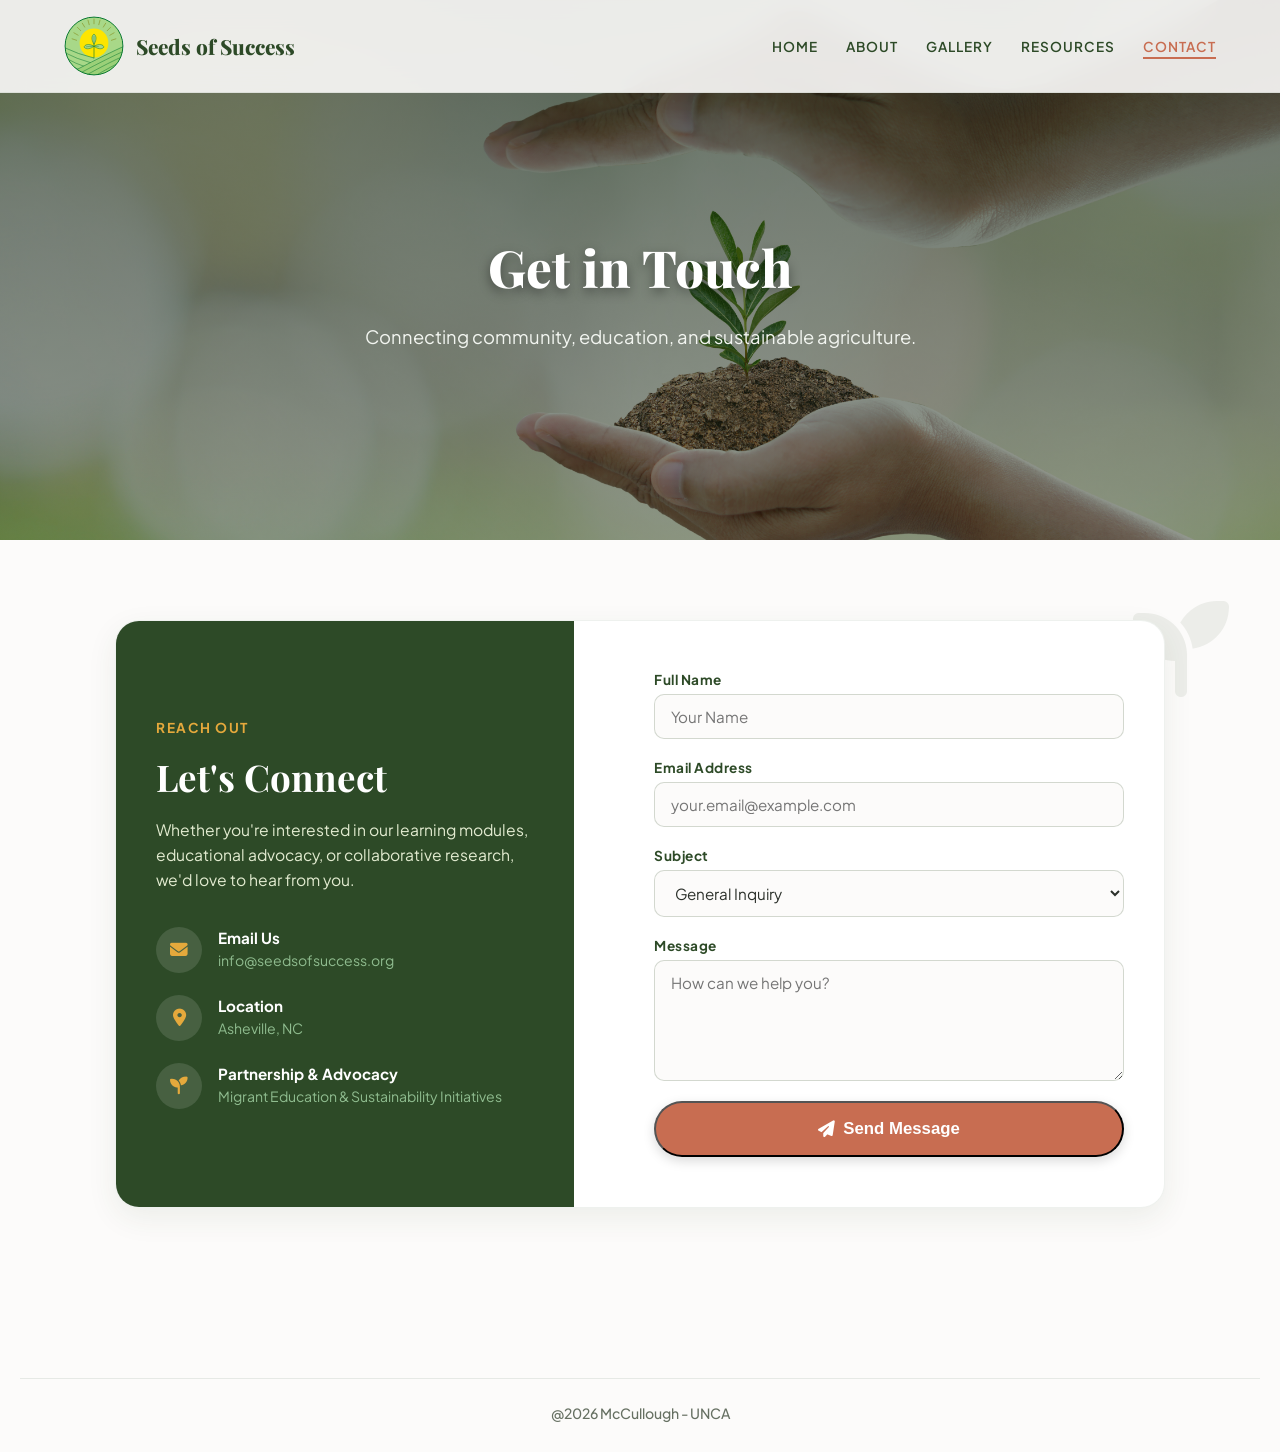
<file: contact.html>
<!DOCTYPE html>
<html lang="en">

  <head>
    <meta charset="utf-8" />
    <meta name="viewport" content="width=device-width, initial-scale=1.0" />
    <title>Contact Us - Seeds of Success</title>
    <link rel="icon" type="image/x-icon" href="home/seeds-of-success-logo.svg">
    <link rel="preconnect" href="https://fonts.googleapis.com">
    <link rel="preconnect" href="https://fonts.gstatic.com" crossorigin>
    <link href="https://fonts.googleapis.com/css2?family=Playfair+Display:ital,wght@0,600;0,800;1,600&family=Plus+Jakarta+Sans:wght@400;500;600;700&display=swap" rel="stylesheet">
    <link rel="stylesheet" href="https://cdnjs.cloudflare.com/ajax/libs/font-awesome/6.4.0/css/all.min.css">
    <link rel="stylesheet" href="style.css" />
  </head>

  <body>
    <!-- FLOATING DECORATIVE LEAVES -->
    <div class="floating-leaf leaf-1"><i class="fa-solid fa-leaf"></i></div>
    <div class="floating-leaf leaf-2"><i class="fa-solid fa-seedling"></i></div>

    <!-- NAVBAR -->
    <header class="navbar">
      <div class="nav-container">
        <a href="index.html" class="logo">
          <div class="logo-icon"></div>
          <span class="logo-text">Seeds of Success</span>
        </a>
        <nav class="nav-links" id="navLinks">
          <a href="index.html">HOME</a>
          <a href="about.html">ABOUT</a>
          <a href="gallery.html">GALLERY</a>
          <a href="resources.html">RESOURCES</a>
          <a href="contact.html" class="active">CONTACT</a>
        </nav>
        <div class="hamburger" id="hamburger">
          <i class="fa-solid fa-bars-staggered"></i>
        </div>
      </div>
    </header>

    <!-- PAGE HERO -->
    <section class="page-hero hero-contact">
      <div class="hero-overlay"></div>
      <div class="hero-content fade-in">
        <h1>Get in Touch</h1>
        <p>Connecting community, education, and sustainable agriculture.</p>
      </div>
    </section>

    <!-- CONTACT MAIN SECTION -->
    <section class="contact-page-section">
      <div class="contact-container fade-in">
        <div class="contact-info-panel">
          <span class="sub-heading" style="color: var(--wheat-gold);">Reach Out</span>
          <h2>Let's Connect</h2>
          <p>Whether you're interested in our learning modules, educational advocacy, or collaborative research, we'd love to hear from you.</p>

          <div class="contact-detail-list">
            <div class="contact-detail-item">
              <div class="contact-icon"><i class="fa-solid fa-envelope"></i></div>
              <div>
                <h4>Email Us</h4>
                <p>info@seedsofsuccess.org</p>
              </div>
            </div>

            <div class="contact-detail-item">
              <div class="contact-icon"><i class="fa-solid fa-location-dot"></i></div>
              <div>
                <h4>Location</h4>
                <p>Asheville, NC</p>
              </div>
            </div>

            <div class="contact-detail-item">
              <div class="contact-icon"><i class="fa-solid fa-seedling"></i></div>
              <div>
                <h4>Partnership & Advocacy</h4>
                <p>Migrant Education & Sustainability Initiatives</p>
              </div>
            </div>
          </div>
        </div>

        <div class="contact-form-panel">
          <form class="contact-form" action="#" method="POST">
            <div class="form-group">
              <label for="name">Full Name</label>
              <input type="text" id="name" name="name" placeholder="Your Name" required>
            </div>

            <div class="form-group">
              <label for="email">Email Address</label>
              <input type="email" id="email" name="email" placeholder="your.email@example.com" required>
            </div>

            <div class="form-group">
              <label for="subject">Subject</label>
              <select id="subject" name="subject">
                <option value="general">General Inquiry</option>
                <option value="modules">Interactive Learning Modules</option>
                <option value="vr">VR Experience</option>
                <option value="collaboration">Research & Collaboration</option>
              </select>
            </div>

            <div class="form-group">
              <label for="message">Message</label>
              <textarea id="message" name="message" rows="5" placeholder="How can we help you?" required></textarea>
            </div>

            <button type="submit" class="btn btn-terracotta btn-lg" style="width: 100%; justify-content: center;">
              <i class="fa-solid fa-paper-plane"></i> Send Message
            </button>
          </form>
        </div>
      </div>
    </section>

    <!-- FOOTER -->
    <footer class="footer-section">
      <div class="footer-bottom">
        <p>@2026 McCullough - UNCA</i></p>
      </div>
    </footer>

    <!-- JAVASCRIPT -->
    <script>
      const hamburger = document.getElementById('hamburger');
      const navLinks = document.getElementById('navLinks');

      hamburger.addEventListener('click', () => {
        navLinks.classList.toggle('open');
      });

      const observer = new IntersectionObserver((entries) => {
        entries.forEach(entry => {
          if (entry.isIntersecting) {
            entry.target.classList.add('visible');
          }
        });
      }, { threshold: 0.12 });

      document.querySelectorAll('.fade-in').forEach(el => observer.observe(el));
    </script>
  </body>

</html>
</file>
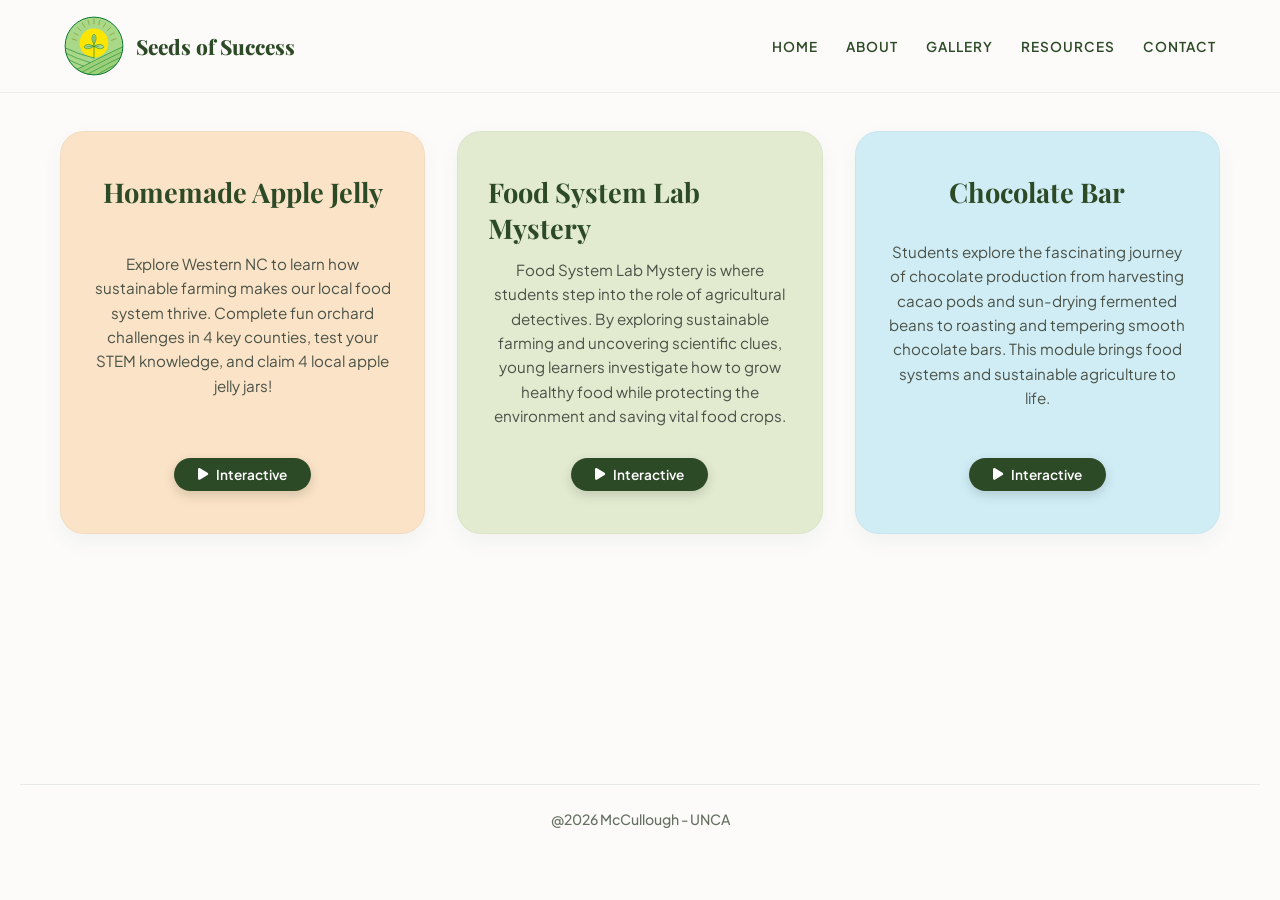
<file: foodmodules.html>
<!DOCTYPE html>
<html lang="en">

  <head>
    <meta charset="utf-8" />
    <meta name="viewport" content="width=device-width, initial-scale=1.0" />
    <title>Seeds of Success | Sustainable Agriculture Hub</title>
    <link rel="icon" type="image/x-icon" href="home/seeds-of-success-logo.svg">
    <link rel="preconnect" href="https://fonts.googleapis.com">
    <link rel="preconnect" href="https://fonts.gstatic.com" crossorigin>
    <link href="https://fonts.googleapis.com/css2?family=Playfair+Display:ital,wght@0,600;0,800;1,600&family=Plus+Jakarta+Sans:wght@400;500;600;700&display=swap" rel="stylesheet">
    <link rel="stylesheet" href="https://cdnjs.cloudflare.com/ajax/libs/font-awesome/6.4.0/css/all.min.css">
    <link rel="stylesheet" href="style.css" />
  </head>

  <body>
    <!-- NAVBAR -->
    <header class="navbar">
      <div class="nav-container">
        <a href="index.html" class="logo">
          <div class="logo-icon"></div>
          <span class="logo-text">Seeds of Success</span>
        </a>
        <nav class="nav-links" id="navLinks">
          <a href="#home">HOME</a>
          <a href="about.html">ABOUT</a>
          <a href="gallery.html">GALLERY</a>
          <a href="resources.html">RESOURCES</a>
          <a href="contact.html">CONTACT</a>
        </nav>
        <div class="hamburger" id="hamburger">
          <i class="fa-solid fa-bars-staggered"></i>
        </div>
      </div>
    </header>

    <!-- INTERACTIVE MODULES SECTION -->
    <section class="modules-section" id="modules">
      <div class="section-header fade-in">
        <span class="sub-heading"></span>
        <p</p>
      </div>      

      <div class="cards-container">
        <div class="card card-food fade-in">
          <h3>Homemade Apple Jelly</h3>
          <p>Explore Western NC to learn how sustainable farming makes our local food system thrive. Complete fun orchard challenges in 4 key counties, test your STEM knowledge, and claim 4 local apple jelly jars!</p>
          <a href="applejelly.html" class="btn btn-pill"><i class="fa-solid fa-play"></i> Interactive</a>
        </div>

        <div class="card card-soil fade-in">
          <h3>Food System Lab Mystery</h3>
          <p>Food System Lab Mystery is where students step into the role of agricultural detectives. By exploring sustainable farming and uncovering scientific clues, young learners investigate how to grow healthy food while protecting the environment and saving vital food crops.</p>
          <a href="module2.html" class="btn btn-pill"><i class="fa-solid fa-play"></i> Interactive</a>
        </div>

        <div class="card card-water fade-in">
          <h3>Chocolate Bar</h3>
          <p>Students explore the fascinating journey of chocolate production from harvesting  cacao pods and sun-drying fermented beans to roasting and tempering smooth chocolate bars. This module brings food systems and sustainable agriculture to life.</p>
          <a href="chocobar.html" class="btn btn-pill"><i class="fa-solid fa-play"></i> Interactive</a>
        </div>

      </div>
    </section>

    <!-- FOOTER / CONTACT SECTION -->
    <footer class="footer-section" id="contact">
      <div class="footer-content fade-in">
        <h3></h3>
        <p></p>
      </div>
      <div class="footer-bottom">
        <p>@2026 McCullough - UNCA</p>
      </div>
    </footer>

    <!-- JAVASCRIPT FOR INTERACTIVITY & ANIMATIONS -->
    <script>
      // Mobile navigation toggle
      const hamburger = document.getElementById('hamburger');
      const navLinks = document.getElementById('navLinks');

      hamburger.addEventListener('click', () => {
        navLinks.classList.toggle('open');
      });

      // Scroll Animation Observer
      const observerOptions = {
        threshold: 0.12
      };

      const observer = new IntersectionObserver((entries, observer) => {
        entries.forEach(entry => {
          if (entry.isIntersecting) {
            entry.target.classList.add('visible');
            observer.unobserve(entry.target);
          }
        });
      }, observerOptions);

      document.querySelectorAll('.fade-in').forEach(element => {
        observer.observe(element);
      });

      // Navbar Scroll Shadow & Blur Effect
      window.addEventListener('scroll', () => {
        const navbar = document.querySelector('.navbar');
        if (window.scrollY > 50) {
          navbar.classList.add('scrolled');
        } else {
          navbar.classList.remove('scrolled');
        }
      });
    </script>
  </body>

</html>
</file>
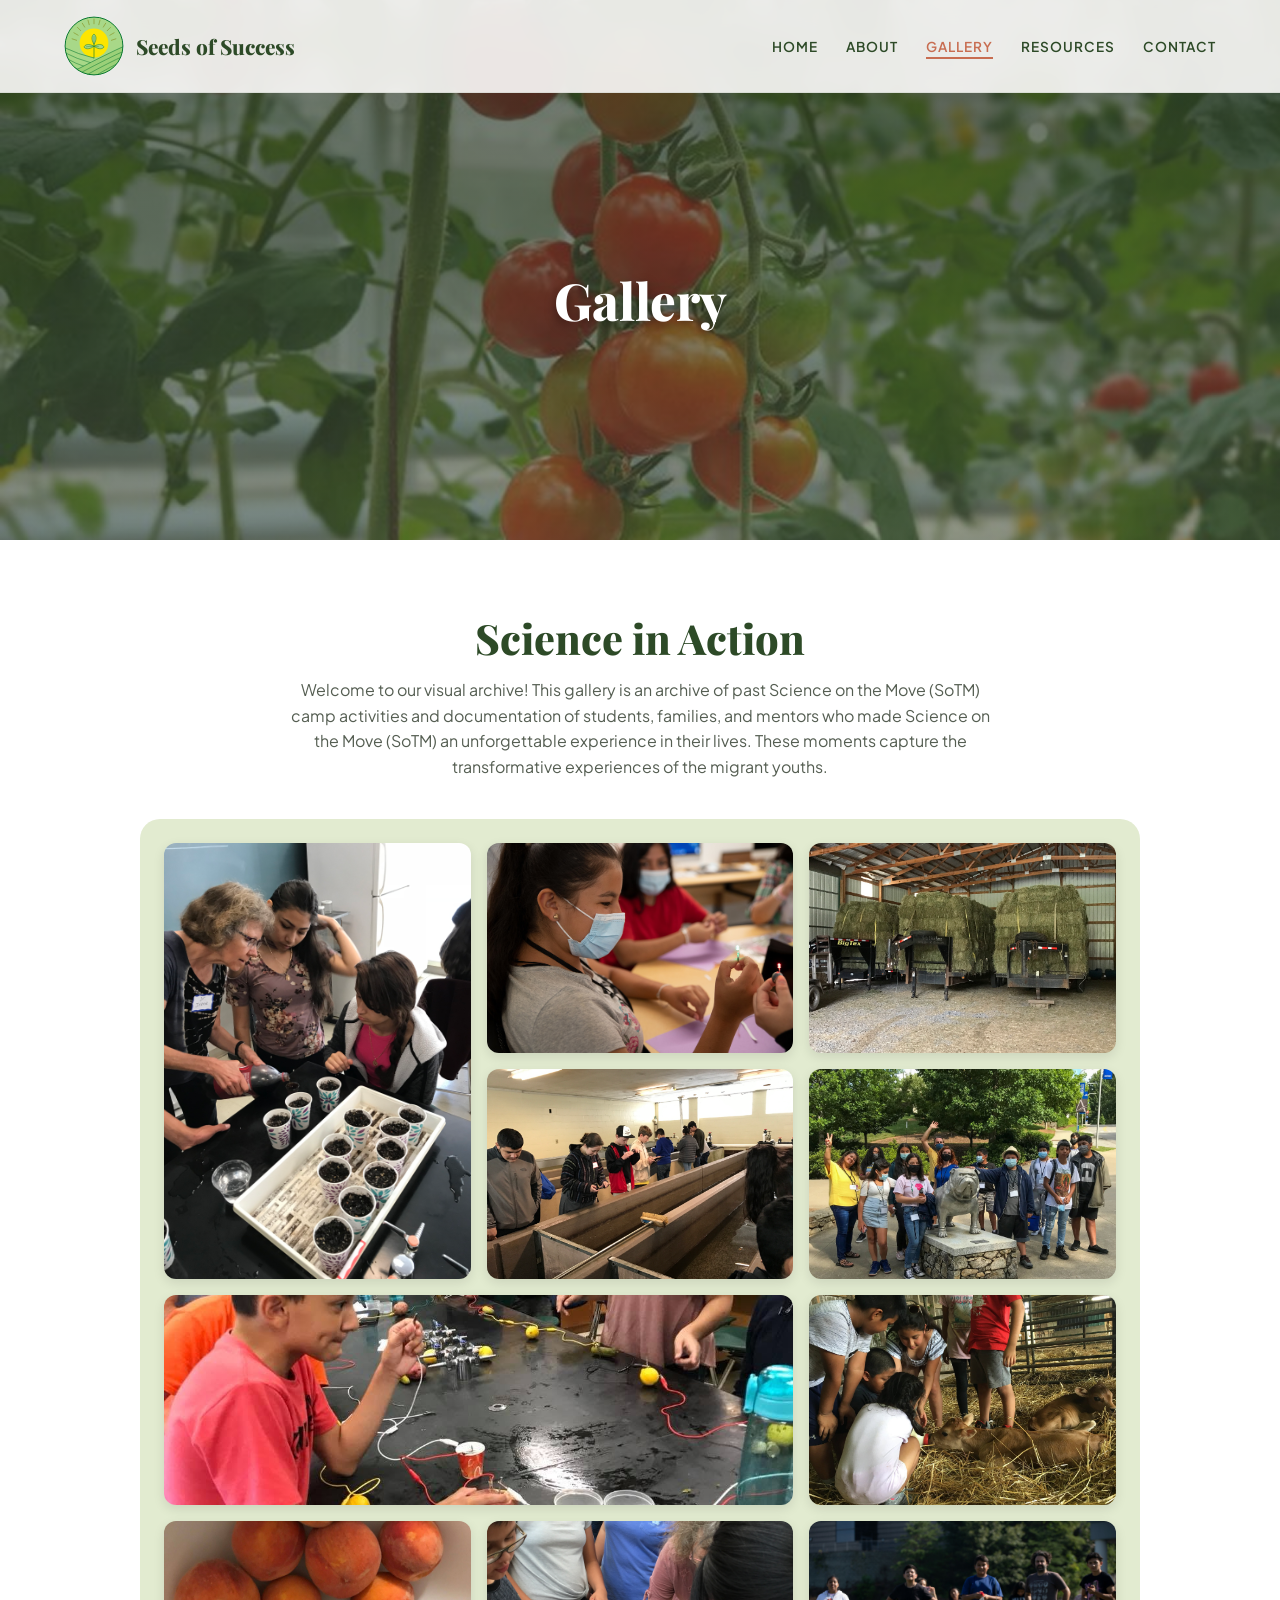
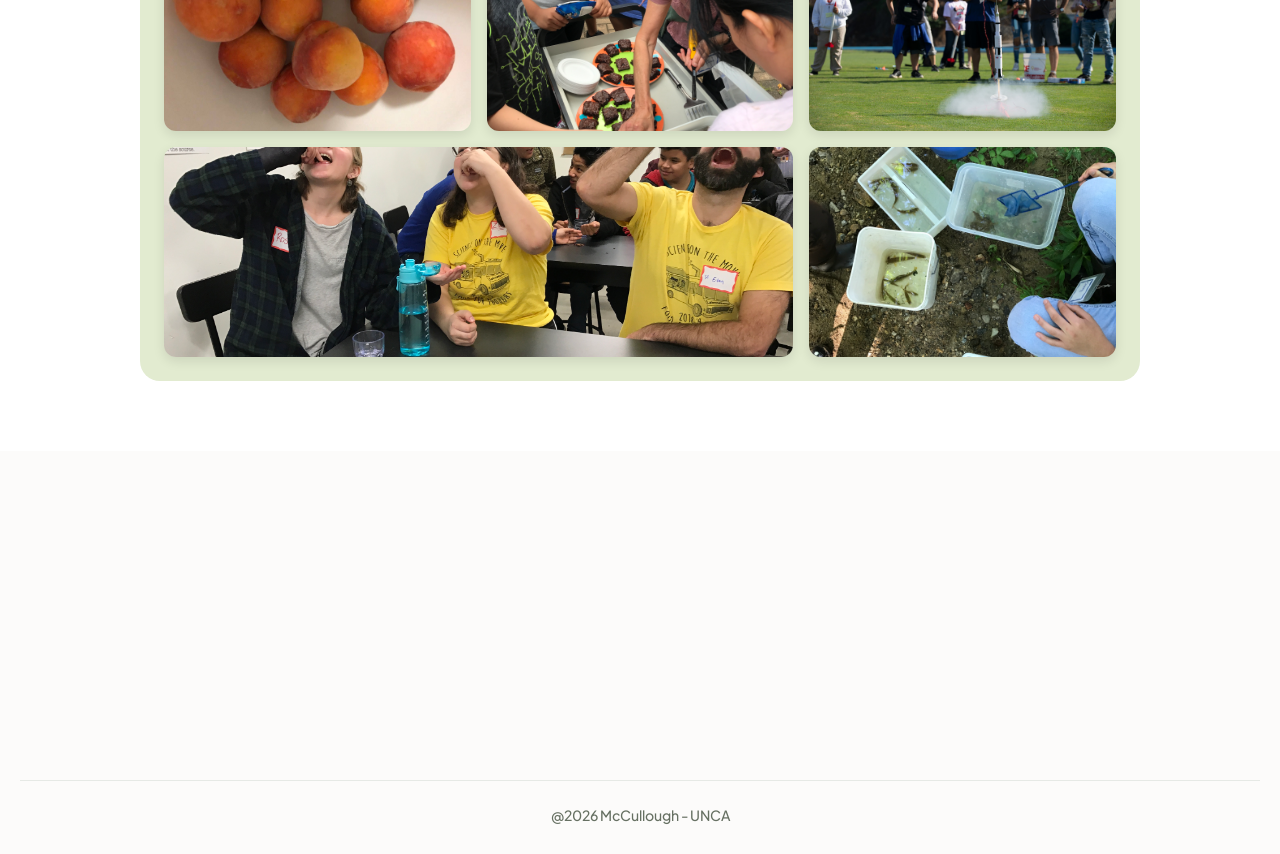
<file: gallery.html>
<!DOCTYPE html>
<html lang="en">

  <head>
    <meta charset="utf-8" />
    <meta name="viewport" content="width=device-width, initial-scale=1.0" />
    <title>Gallery - Seeds of Success</title>
    <link rel="icon" type="image/x-icon" href="home/seeds-of-success-logo.svg">
    <link rel="preconnect" href="https://fonts.googleapis.com">
    <link rel="preconnect" href="https://fonts.gstatic.com" crossorigin>
    <link href="https://fonts.googleapis.com/css2?family=Playfair+Display:ital,wght@0,600;0,800;1,600&family=Plus+Jakarta+Sans:wght@400;500;600;700&display=swap" rel="stylesheet">
    <link rel="stylesheet" href="https://cdnjs.cloudflare.com/ajax/libs/font-awesome/6.4.0/css/all.min.css">
    <link rel="stylesheet" href="style.css" />
  </head>

  <body>

    <!-- NAVBAR -->
    <header class="navbar">
      <div class="nav-container">
        <a href="index.html" class="logo">
          <div class="logo-icon"></div>
          <span class="logo-text">Seeds of Success</span>
        </a>
        <nav class="nav-links" id="navLinks">
          <a href="index.html">HOME</a>
          <a href="about.html">ABOUT</a>
          <a href="gallery.html" class="active">GALLERY</a>
          <a href="resources.html">RESOURCES</a>
          <a href="#contact">CONTACT</a>
        </nav>
        <div class="hamburger" id="hamburger"><i class="fa-solid fa-bars-staggered"></i></div>
      </div>
    </header>

    <!-- PAGE HERO HEADER -->
    <section class="page-hero hero-gallery">
      <div class="hero-overlay"></div>
      <div class="hero-content fade-in">
        <h1>Gallery</h1>
      </div>
    </section>

    <!-- GALLERY SECTION -->
    <section class="gallery-section">
      <div class="gallery-header fade-in text-center">
        <h2 class="section-title">Science in Action</h2>
        <p class="section-desc max-w-700">
          Welcome to our visual archive! This gallery is an archive of past Science on the Move (SoTM) camp activities and documentation of students, families, and mentors who made Science on the Move (SoTM) an unforgettable experience in their lives. These moments capture the transformative experiences of the migrant youths.</p>
      </div>

      <div class="gallery-wrap fade-in">
        <div class="photo-masonry">
          <!-- Photo 1: Tall / Featured -->
          <div class="photo-card tall">
            <img src="gallery/experiment2.jpeg" alt="Mentor and students pouring liquid into plant cups for a science experiment.">
          </div>

          <!-- Photo 2 -->
          <div class="photo-card">
            <img src="gallery/lights-camp.jpg" alt="Student holding a small lit LED sample.">
          </div>

          <!-- Photo 3 -->
          <div class="photo-card">
            <img src="gallery/pacas.jpeg" alt="Trailers loaded with stacked hay bales parked inside a barn.">
          </div>

          <!-- Photo 4 -->
          <div class="photo-card">
            <img src="gallery/water.jpeg" alt="Students looking into indoor water raceways or fish tanks.">
          </div>

          <!-- Photo 5 -->
          <div class="photo-card">
            <img src="gallery/sotm-bg.jpg" alt="Group of students and mentors posing outdoors by the UNCA bulldog statue.">
          </div>

          <!-- Photo 6: Wide -->
          <div class="photo-card wide">
            <img src="gallery/photo21.jpg" alt="Student conducting a science experiment with wires, cups, and limes on a lab table.">
          </div>

          <!-- Photo 7 -->
          <div class="photo-card">
            <img src="gallery/photo24.jpg" alt="Children feeding a calf with a bottle in a barn filled with straw.">
          </div>

          <!-- Photo 8 -->
          <div class="photo-card">
            <img src="gallery/photo25.jpg" alt="A bowl of fresh peaches.">
          </div>

          <!-- Photo 9 -->
          <div class="photo-card">
            <img src="gallery/hickory.JPG" alt="Mentors and students serving and selecting brownies from plates on a cart.">
          </div>

          <!-- Photo 10 -->
          <div class="photo-card">
            <img src="gallery/rocket.jpg" alt="Model rocket launching on a grassy field with students and mentors watching.">
          </div>

          <!-- Photo 11: Wide -->
          <div class="photo-card wide">
            <img src="gallery/chocolate.jpeg" alt="Students and a mentor tasting cacao samples at a table.">
          </div>

          <!-- Photo 12 -->
          <div class="photo-card">
            <img src="gallery/fishing.JPG" alt="Containers and buckets with fish collected from a stream.">
          </div>
        </div>
      </div>
    </section>

    <!-- FOOTER / CONTACT SECTION -->
    <footer class="footer-section" id="contact">
      <div class="footer-content fade-in">
        <h3>Interested in learning more?</h3>
        <p>We'd love to hear from you.</p>
        <a href="contact.html" class="btn btn-terracotta btn-lg">Contact us!</a>
      </div>
      <div class="footer-bottom">
        <p>@2026 McCullough - UNCA</p>
      </div>
    </footer>

    <!-- LIGHTBOX MODAL -->
    <div id="imageLightbox" class="lightbox">
      <span class="lightbox-close">&times;</span>
      <img class="lightbox-content" id="lightboxImg" alt="Enlarged gallery view">
      <div id="lightboxCaption" class="lightbox-caption"></div>
    </div>

    <script>
      document.getElementById('hamburger').addEventListener('click', () => {
        document.getElementById('navLinks').classList.toggle('open');
      });

      const observer = new IntersectionObserver((entries, obs) => {
        entries.forEach(entry => {
          if (entry.isIntersecting) {
            entry.target.classList.add('visible');
            obs.unobserve(entry.target);
          }
        });
      }, { threshold: 0.12 });

      document.querySelectorAll('.fade-in').forEach(el => observer.observe(el));

      // LIGHTBOX FUNCTIONALITY
      const lightbox = document.getElementById('imageLightbox');
      const lightboxImg = document.getElementById('lightboxImg');
      const lightboxCaption = document.getElementById('lightboxCaption');
      const closeBtn = document.querySelector('.lightbox-close');

      document.querySelectorAll('.photo-card img').forEach(img => {
        img.addEventListener('click', () => {
          lightbox.classList.add('active');
          lightboxImg.src = img.src;
          lightboxCaption.textContent = img.alt;
        });
      });

      closeBtn.addEventListener('click', () => {
        lightbox.classList.remove('active');
      });

      lightbox.addEventListener('click', (e) => {
        if (e.target === lightbox) {
          lightbox.classList.remove('active');
        }
      });

      document.addEventListener('keydown', (e) => {
        if (e.key === 'Escape' && lightbox.classList.contains('active')) {
          lightbox.classList.remove('active');
        }
      });
    </script>
  </body>

</html>
</file>
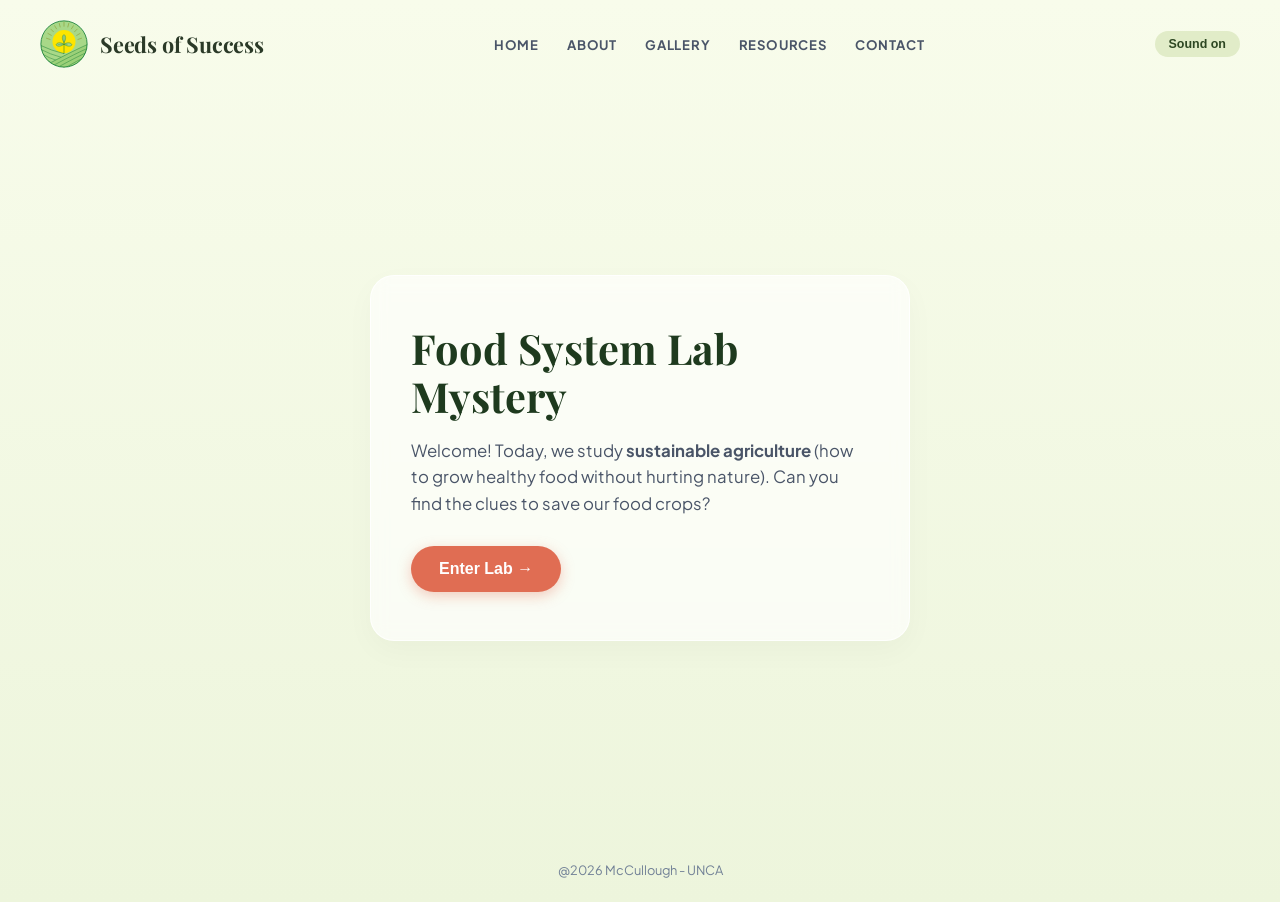
<file: module2.html>
<!DOCTYPE html>
<html lang="en">

  <head>
    <meta charset="utf-8">
    <meta name="viewport" content="width=device-width, initial-scale=1.0">
    <meta name="theme-color" content="#f6fbe9">
    <title>Food System | Seeds of Success</title>
    <link rel="icon" type="image/x-icon" href="home/seeds-of-success-logo.svg">

    <!-- Google Fonts matching the reference hierarchy -->
    <link rel="preconnect" href="https://fonts.googleapis.com">
    <link rel="preconnect" href="https://fonts.gstatic.com" crossorigin>
    <link href="https://fonts.googleapis.com/css2?family=Playfair+Display:ital,wght@0,600;0,700;0,800;1,600&family=Plus+Jakarta+Sans:wght@400;500;600;700&display=swap" rel="stylesheet">

    <link rel="stylesheet" href="css-js-files/module2.css">
  </head>

  <body>
    <!-- Top Navigation Bar -->
    <header class="topbar-container">
      <nav class="topbar">
        <a class="brand" href="index.html" aria-label="Seeds of Success home">
          <img src="home/seeds-of-success-logo.svg" width="48" height="48" alt="Seeds of Success Logo">
          <span class="brand-title">Seeds of Success</span>
        </a>

        <div class="nav-links">
          <a href="index.html" class="nav-item">HOME</a>
          <a href="about.html" class="nav-item">ABOUT</a>
          <a href="gallery.html" class="nav-item">GALLERY</a>
          <a href="resources.html" class="nav-item">RESOURCES</a>
          <a href="contact.html" class="nav-item">CONTACT</a>
        </div>

        <div class="nav-actions">
          <button class="sound-toggle" id="soundToggle" type="button" aria-pressed="true">Sound on</button>
        </div>
      </nav>
    </header>

    <main class="game-wrapper">
      <!-- 1. Welcome Screen -->
      <div id="start-screen" class="screen active">
        <div class="card">
          <h1>Food System Lab Mystery</h1>
          <p>Welcome! Today, we study <strong>sustainable agriculture</strong> (how to grow healthy food without hurting nature). Can you find the clues to save our food crops?</p>
          <button id="enter-lab-btn" class="btn">Enter Lab &rarr;</button>
        </div>
      </div>

      <!-- 2. Main Lab Screen (Find 3 Clues) -->
      <div id="lab-screen" class="screen">
        <div class="instructions-banner">
          <h2>Step 1: Find 3 Clues</h2>
          <p>Click on the Air Vent, Microscope, and Journals in the laboratory.</p>
          <div id="tracker">Found: <span id="found-count">0</span> / 3</div>
        </div>

        <div id="lab-container">
          <img src="home/laboratory.jpeg" alt="Science Laboratory" id="lab-background">

          <div class="clue-hotspot" style="top: 25%; left: 15%;" data-clue="vent">
            <img src="home/air-vent.png" alt="Air Vent" class="clue-img">
          </div>
          <div class="clue-hotspot" style="top: 58%; left: 62%;" data-clue="microscope">
            <img src="home/microscope.png" alt="Microscope" class="clue-img">
          </div>
          <div class="clue-hotspot" style="top: 70%; left: 30%;" data-clue="journals">
            <img src="home/journals.webp" alt="Journals" class="clue-img">
          </div>
        </div>
      </div>

      <!-- Clue Pop-up Modal -->
      <div id="modal-screen" class="modal hidden">
        <div class="modal-content">
          <h2 id="clue-title">Clue Found!</h2>
          <p id="clue-text" class="riddle-text"></p>
          <button id="close-modal-btn" class="btn">Continue &rarr;</button>
        </div>
      </div>

      <!-- 3. Hypothesis Screen -->
      <div id="hypothesis-screen" class="screen">
        <div class="card wide">
          <h1>Step 2: Make a Guess (Hypothesis)</h1>
          <p>Why do we need healthy seeds and clean air to grow food for our communities?</p>
          <div class="options-container">
            <button class="hypothesis-btn" data-correct="false">A. We do not need plants to eat food.</button>
            <button class="hypothesis-btn" data-correct="true">B. Sustainable agriculture protects the environment, stops waste, and gives us safe food.</button>
            <button class="hypothesis-btn" data-correct="false">C. Chemicals are always best for farms.</button>
          </div>
          <p id="hypo-error" class="error hidden">Not quite. Think about protecting nature and our food!</p>
        </div>
      </div>

      <!-- 4. Beaker Scans Screen -->
      <div id="beaker-screen" class="screen">
        <div class="card wide">
          <h1>Step 3: Test the Plant Samples</h1>
          <p>Choose the correct beaker sample to help sustainable crops grow strong:</p>
          <div class="beakers-row">
            <div class="beaker" data-beaker="1">🧪 Beaker A<br><span>Heavy Chemicals</span></div>
            <div class="beaker" data-beaker="2">🧪 Beaker B<br><span>Natural Compost & Nutrients</span></div>
            <div class="beaker" data-beaker="3">🧪 Beaker C<br><span>Polluted Water</span></div>
          </div>
          <p id="beaker-msg" class="error hidden">That harms the soil! Try a natural sample.</p>
        </div>
      </div>

      <!-- 5. Evidence Grid Screen -->
      <div id="evidence-screen" class="screen">
        <div class="card wide">
          <h1>Step 4: Match the Evidence</h1>
          <p>Match each lab tool to its correct food system purpose:</p>
          <div class="grid-container">
            <div class="grid-item">
              <span>Source: Air Vent</span>
              <select id="grid-opt-1">
                <option value="">-- Choose Purpose --</option>
                <option value="correct">Clean air keeps farm plants healthy</option>
                <option value="wrong">Used to write stories</option>
              </select>
            </div>
            <div class="grid-item">
              <span>Source: Journals</span>
              <select id="grid-opt-2">
                <option value="">-- Choose Purpose --</option>
                <option value="wrong">Makes the room cold</option>
                <option value="correct">Record data on seed growth</option>
              </select>
            </div>
          </div>
          <button id="submit-grid-btn" class="btn" style="margin-top: 20px;">Check Answers &rarr;</button>
          <p id="grid-error" class="error hidden">Check your matches and try again!</p>
        </div>
      </div>

      <!-- 6. Security Code & Final Riddle Screen -->
      <div id="security-screen" class="screen">
        <div class="card">
          <h1>Step 5: Final Food System Code</h1>
          <p>Solve this simple riddle to unlock the lab door:</p>
          <p class="riddle-box"><em>"I grow in the ground from a tiny seed, providing food for people and nature. What am I? (Hint: starts with 'p')"</em></p>
          <input type="text" id="security-input" placeholder="Type one word...">
          <button id="submit-code-btn" class="btn">Unlock Door &rarr;</button>
          <p id="code-error" class="error hidden">Try again! Think about food growing in soil.</p>
        </div>
      </div>

      <!-- 7. Finish Screen -->
      <div id="finish-screen" class="screen">
        <div class="card">
          <h1>Mission Complete! 🌟</h1>
          <p>Great job! You learned how sustainable agriculture helps our environment, our food, and our future!</p>
          <button id="restart-btn" class="btn">Play Again ↻</button>
        </div>
      </div>
    </main>

    <!-- Footer matching reference -->
    <footer class="site-footer">
      <p>@2026 McCullough - UNCA</p>
    </footer>

    <script src="css-js-files/module2.js"></script>
  </body>

</html>
</file>
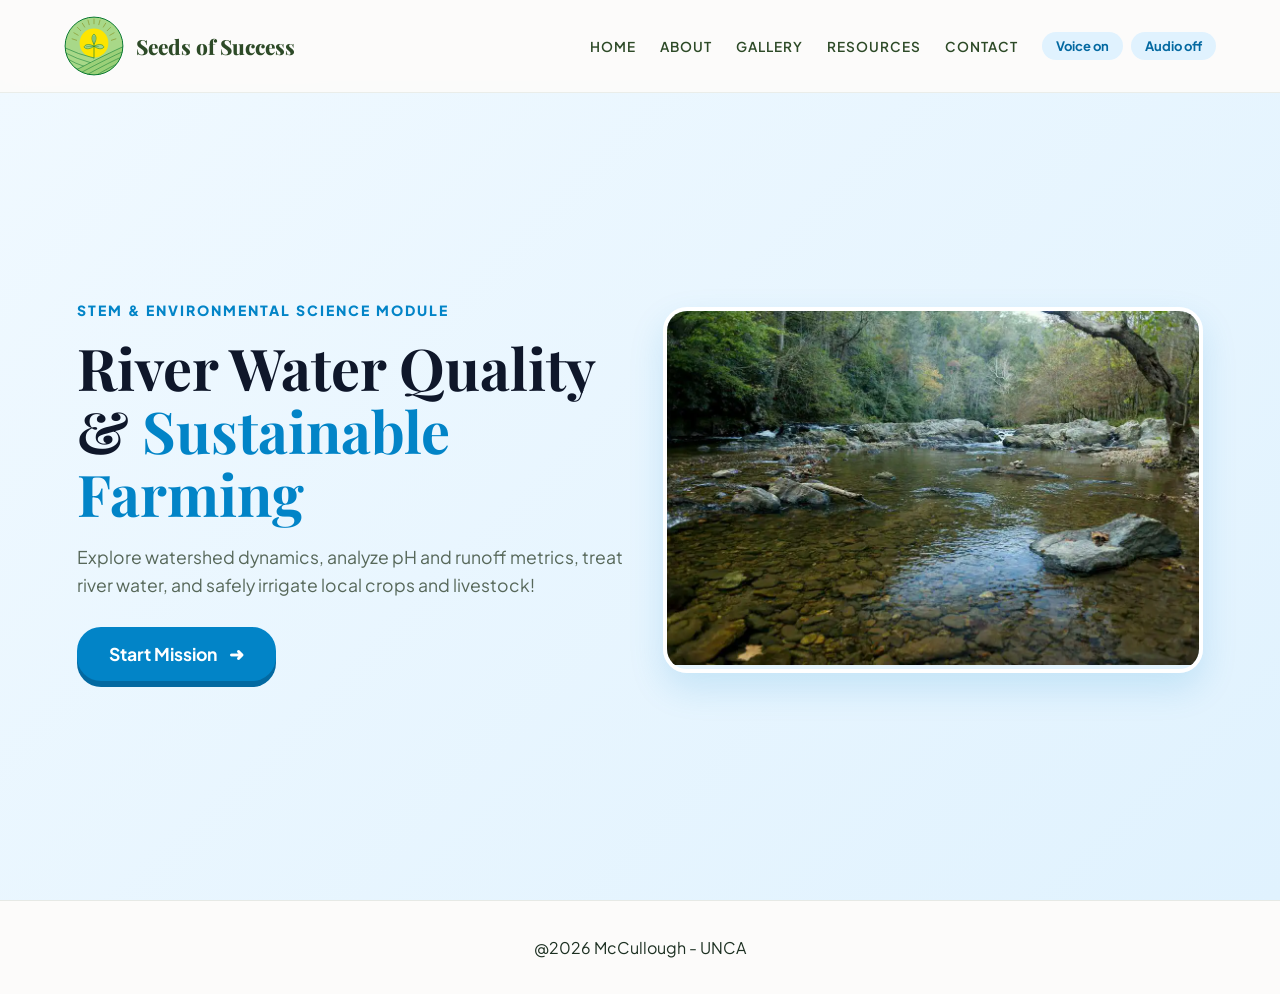
<file: module3.html>
<!DOCTYPE html>
<html lang="en">

  <head>
    <meta charset="utf-8">
    <meta name="viewport" content="width=device-width, initial-scale=1.0">
    <meta name="theme-color" content="#2d4a27">
    <title>Water Quality | Seeds of Success</title>
    <link rel="icon" type="image/x-icon" href="home/seeds-of-success-logo.svg">
    <link rel="preconnect" href="https://fonts.googleapis.com">
    <link rel="preconnect" href="https://fonts.gstatic.com" crossorigin>
    <link href="https://fonts.googleapis.com/css2?family=Playfair+Display:ital,wght@0,600;0,800;1,600&family=Plus+Jakarta+Sans:wght@400;500;600;700&display=swap" rel="stylesheet">
    <link rel="stylesheet" href="https://cdnjs.cloudflare.com/ajax/libs/font-awesome/6.4.0/css/all.min.css">
    <link rel="stylesheet" href="css-js-files/module3.css">
  </head>

  <body>
    <!-- Standard Site Navigation Bar matching Module 1 -->
    <header class="navbar">
      <div class="nav-container">
        <a href="index.html" class="logo">
          <div class="logo-icon"></div>
          <span class="logo-text">Seeds of Success</span>
        </a>
        <nav class="nav-links" id="navLinks">
          <a href="index.html">HOME</a>
          <a href="about.html">ABOUT</a>
          <a href="gallery.html">GALLERY</a>
          <a href="resources.html">RESOURCES</a>
          <a href="contact.html">CONTACT</a>
          <div class="nav-sound-tools">
            <button class="tool-btn" id="voiceBtn" aria-pressed="true">Voice on</button>
            <button class="tool-btn" id="musicBtn" aria-pressed="false">Audio off</button>
          </div>
        </nav>
        <div class="hamburger" id="hamburger">
          <i class="fa-solid fa-bars-staggered"></i>
        </div>
      </div>
    </header>

    <main>
      <!-- Hero Welcome Screen -->
      <section class="welcome" id="welcome">
        <div class="welcome-copy">
          <span class="eyebrow">STEM & Environmental Science Module</span>
          <h1>River Water Quality & <em>Sustainable Farming</em></h1>
          <p>Explore watershed dynamics, analyze pH and runoff metrics, treat river water, and safely irrigate local crops and livestock!</p>
          <button class="primary-btn" id="startBtn">Start Mission <span>➜</span></button>
        </div>
        <div class="welcome-art">
          <img class="welcome-river-preview" src="gallery/river.webp" alt="River ecosystem preview">
        </div>
      </section>

      <!-- Main Game Shell -->
      <section class="game-shell hidden" id="game">
        <div class="farm-banner">
          <img src="gallery/river.webp" id="bannerImg" alt="River Watershed Ecosystem">
          <div class="banner-label">
            <b>River Watershed & Ecosystem</b>
            <small>Analyzing water parameters for sustainable agriculture.</small>
          </div>
        </div>

        <div class="journey-head">
          <div>
            <h2>Water Quality Missions</h2>
          </div>
          <div class="star-score">
            <span>⭐</span>
            <b id="starCount">0</b>
            <small>stars</small>
          </div>
        </div>

        <!-- 6 Mission Step Navigation Tabs -->
        <nav class="mission-nav" aria-label="Learning missions">
          <button class="mission-tab active" data-step="0"><span class="step-num">1</span><b>Ecology</b></button>
          <button class="mission-tab" data-step="1"><span class="step-num">2</span><b>Sampling</b></button>
          <button class="mission-tab" data-step="2"><span class="step-num">3</span><b>Chemistry</b></button>
          <button class="mission-tab" data-step="3"><span class="step-num">4</span><b>Filtration</b></button>
          <button class="mission-tab" data-step="4"><span class="step-num">5</span><b>Irrigation</b></button>
          <button class="mission-tab" data-step="5"><span class="step-num">6</span><b>STEM Quiz</b></button>
        </nav>

        <!-- MISSION 1: AQUATIC ECOLOGY & FISHING CANVAS -->
        <section class="mission-card" id="mission0">
          <div class="mission-intro">
            <span class="step-pill">MISSION 1 · AQUATIC ECOLOGY</span>
            <h2>Bio-Indicators & Aquatic Health</h2>
            <p>Fish act as bio-indicators of watershed health. Click on the river water canvas to lower your fishing line and sample 3 healthy aquatic specimens while avoiding agricultural runoff trash!</p>
          </div>

          <div class="canvas-wrapper">
            <div class="game-status-bar">
              <span>Caught: <b id="fish-count">0</b> / 3</span>
              <span>Time: <b id="timer-val">30</b>s</span>
              <span>Lives: <span id="lives-val">❤️❤️❤️</span></span>
            </div>
            <canvas id="gameCanvas"></canvas>
          </div>

          <div class="fact-strip">
            <b>STEM Concept:</b> Bio-indicator species (like fish and macroinvertebrates) reflect environmental quality and reveal silent toxic buildup in freshwater ecosystems.
          </div>
          <button class="next-btn hidden" id="next0">Next: Water Sampling <span>➜</span></button>
        </section>

        <!-- MISSION 2: RIVER WATER SAMPLING & VISUAL ANALYSIS -->
        <section class="mission-card hidden" id="mission1">
          <div class="mission-intro">
            <span class="step-pill">MISSION 2 · FIELD SAMPLING</span>
            <h2>River Field Sampling</h2>
            <p>Click on the 3 glowing thermal ripples along the riverbed to take samples. You can toggle between different river ecosystem vantage points!</p>
          </div>

          <div class="river-sampling-area">
            <div class="sampling-controls">
              <span>Samples Collected: <b id="sample-count">0</b> / 3</span>
              <button id="toggle-river-bg" class="secondary-btn">Switch River View (river.webp / river2.jpg)</button>
            </div>
            <div id="river-container" class="full-viewport-container">
              <img src="gallery/river.webp" alt="River Water Sampling Site" id="river-background">
            </div>
          </div>

          <div class="fact-strip">
            <b>STEM Concept:</b> Water sampling at depth layers and flow speeds is essential to accurately dissolved oxygen, sediment loading, and chemical runoff.
          </div>
          <button class="next-btn hidden" id="next1">Next: Chemical Analysis <span>➜</span></button>
        </section>

        <!-- MISSION 3: WATER CHEMISTRY LAB (pH & NITRATES) -->
        <section class="mission-card hidden" id="mission2">
          <div class="mission-intro">
            <span class="step-pill">MISSION 3 · WATER CHEMISTRY</span>
            <h2>Water Chemistry Analysis</h2>
            <p>Evaluate your collected water sample against agricultural chemical safety standards before approving it for crop usage.</p>
          </div>

          <div class="chem-lab-panel">
            <div class="chem-card">
              <h3>pH Level: <span id="phDisplay">5.5</span></h3>
              <input type="range" id="phInput" min="4.0" max="10.0" step="0.1" value="5.5">
              <p>Target: <strong>6.5 - 7.5 pH</strong> (Neutral)</p>
            </div>
            <div class="chem-card">
              <h3>Nitrates (NO3-): <span id="nitrateDisplay">45</span> mg/L</h3>
              <input type="range" id="nitrateInput" min="0" max="100" value="45">
              <p>Target: <strong>&lt; 10 mg/L</strong> (Safe EPA limit)</p>
            </div>
          </div>

          <div id="chemStatusBox" class="status-box polluted">
            <b>Status:</b> High Nitrates & Low pH detected! Excess fertilizer runoff can cause harmful blooms and crop root stress.
          </div>

          <div class="fact-strip">
            <b>STEM Concept:</b> High nitrate levels (NO3-) trigger eutrophication, reducing dissolved oxygen in natural waterways and making water toxic to crops and livestock.
          </div>
          <button class="next-btn hidden" id="next2">Next: Water Filtration <span>➜</span></button>
        </section>

        <!-- MISSION 4: MULTI-STAGE WATER FILTRATION -->
        <section class="mission-card hidden" id="mission3">
          <div class="mission-intro">
            <span class="step-pill">MISSION 4 · ENVIRONMENTAL ENGINEERING</span>
            <h2>Multi-Stage Filtration & Neutralization</h2>
            <p>Engineer a clean supply of agricultural water by adjusting the lime neutralizer dose and sand/carbon filter density.</p>
          </div>

          <div class="filter-controls-grid">
            <div class="slider-group">
              <label for="phSlider">Agricultural Lime Treatment (Neutralize pH): <span id="ph-val">5.2</span> pH</label>
              <input type="range" id="phSlider" min="4.5" max="9.5" step="0.1" value="5.2">
            </div>
            <div class="slider-group">
              <label for="filterSlider">Sand & Bio-Char Clarification: <span id="filter-val">30</span>%</label>
              <input type="range" id="filterSlider" min="0" max="100" value="30">
            </div>
          </div>

          <div id="water-preview-box" class="water-preview polluted">
            <span id="preview-status">Status: Untreated Runoff ⚠️ (Target pH ~7.0, Filter Clarification &ge; 85%)</span>
          </div>

          <div class="fact-strip">
            <b>STEM Concept:</b> Bio-char and sand filtration physical separation removes suspended solids, while chemical dosing neutralizes pH imbalances for safe farm use.
          </div>
          <button class="next-btn hidden" id="next3">Next: Farm Irrigation <span>➜</span></button>
        </section>

        <!-- MISSION 5: SUSTAINABLE FARM IRRIGATION DRAG & DROP -->
        <section class="mission-card hidden" id="mission4">
          <div class="mission-intro">
            <span class="step-pill">MISSION 5 · SUSTAINABLE AGRICULTURE</span>
            <h2>Safe Farm Irrigation</h2>
            <p>Now that the river water is purified, drag or click the Clean Water Bucket onto all farm sectors (Crops and Livestock) to safely irrigate them.</p>
          </div>

          <div class="farm-arena">
            <div class="farm-grid">
              <div class="farm-zone" data-target="corn">
                <span class="zone-icon">🌽</span>
                <h3>Corn Crops</h3>
                <p class="status-text">Wilting / High Salt Risk</p>
              </div>
              <div class="farm-zone" data-target="tomato">
                <span class="zone-icon">🍅</span>
                <h3>Hydroponic Tomatoes</h3>
                <p class="status-text">Nutrient Imbalance</p>
              </div>
              <div class="farm-zone" data-target="lettuce">
                <span class="zone-icon">🥬</span>
                <h3>Lettuce Fields</h3>
                <p class="status-text">Dry / Unsafe Runoff</p>
              </div>
              <div class="farm-zone" data-target="cattle">
                <span class="zone-icon">🐄</span>
                <h3>Livestock Pasture</h3>
                <p class="status-text">Thirsty / Untreated Water</p>
              </div>
            </div>
            <div id="water-bucket" draggable="true">Purified Water Bucket</div>
          </div>

          <div class="fact-strip">
            <b>STEM Concept:</b> Drip irrigation with high-quality water minimizes soil salinization and ensures clean crop yield and healthy livestock.
          </div>
          <button class="next-btn hidden" id="next4">Next: Knowledge Quiz <span>➜</span></button>
        </section>

        <!-- MISSION 6: HIGH SCHOOL STEM QUIZ -->
        <section class="mission-card hidden" id="mission5">
          <div class="mission-intro">
            <span class="step-pill">MISSION 6 · HIGH SCHOOL STEM ASSESSMENT</span>
            <h2>Water Quality & Agriculture Quiz</h2>
            <p>Answer these 3 technical questions!</p>
          </div>

          <div class="quiz-container" id="quizContainer">
            <!-- Question 1 -->
            <div class="quiz-question-box" id="qBox-0">
              <h3>Question 1: What ecological process occurs when excess nitrogen fertilizer runoff enters a river?</h3>
              <div class="quiz-options">
                <button data-q="0" data-correct="false">Photosynthetic Desalination</button>
                <button data-q="0" data-correct="true">Eutrophication leading to oxygen depletion</button>
                <button data-q="0" data-correct="false">Sediment Neutralization</button>
              </div>
              <p class="quiz-hint" id="qHint-0"></p>
            </div>

            <!-- Question 2 -->
            <div class="quiz-question-box hidden" id="qBox-1">
              <h3>Question 2: What is the optimal pH range for irrigation water for most agricultural crops?</h3>
              <div class="quiz-options">
                <button data-q="1" data-correct="true">6.5 to 7.5 (Slightly Acidic to Neutral)</button>
                <button data-q="1" data-correct="false">3.0 to 4.5 (Highly Acidic)</button>
                <button data-q="1" data-correct="false">9.5 to 11.0 (Highly Alkaline)</button>
              </div>
              <p class="quiz-hint" id="qHint-1"></p>
            </div>

            <!-- Question 3 -->
            <div class="quiz-question-box hidden" id="qBox-2">
              <h3>Question 3: Why are aquatic fish species referred to as "bio-indicators" in watershed studies?</h3>
              <div class="quiz-options">
                <button data-q="2" data-correct="false">They filter nitrogen gas directly out of the atmosphere</button>
                <button data-q="2" data-correct="true">Their health and population reflect overall chemical and physical water quality</button>
                <button data-q="2" data-correct="false">They prevent soil erosion along riverbanks</button>
              </div>
              <p class="quiz-hint" id="qHint-2"></p>
            </div>
          </div>

          <div class="fact-strip">
            Water quality monitoring protects aquatic life and secures our local food supply chain.
          </div>
          <button class="next-btn hidden" id="finishQuizBtn">Claim Archive!</button>
        </section>

        <!-- Celebration Section -->
        <section class="celebration hidden" id="celebration">
          <h2>Congratulations, Eco-Water Specialist!</h2>
          <p>You have mastered river ecosystem dynamics, water chemistry lab testing and sustainable irrigation!</p>
          <div class="big-stars">⭐⭐⭐⭐⭐</div>

          <button class="secondary-btn" id="againBtn" style="margin-top: 24px;">Play Again ↻</button>
        </section>
      </section>
    </main>

    <!-- Standard Site Footer matching Module 1 -->
    <footer class="footer-section" id="contact">
      <div class="footer-bottom">
        <p>@2026 McCullough - UNCA</p>
      </div>
    </footer>

    <!-- Script tag with matching relative path -->
    <script src="css-js-files/module3.js" defer></script>
  </body>

</html>
</file>
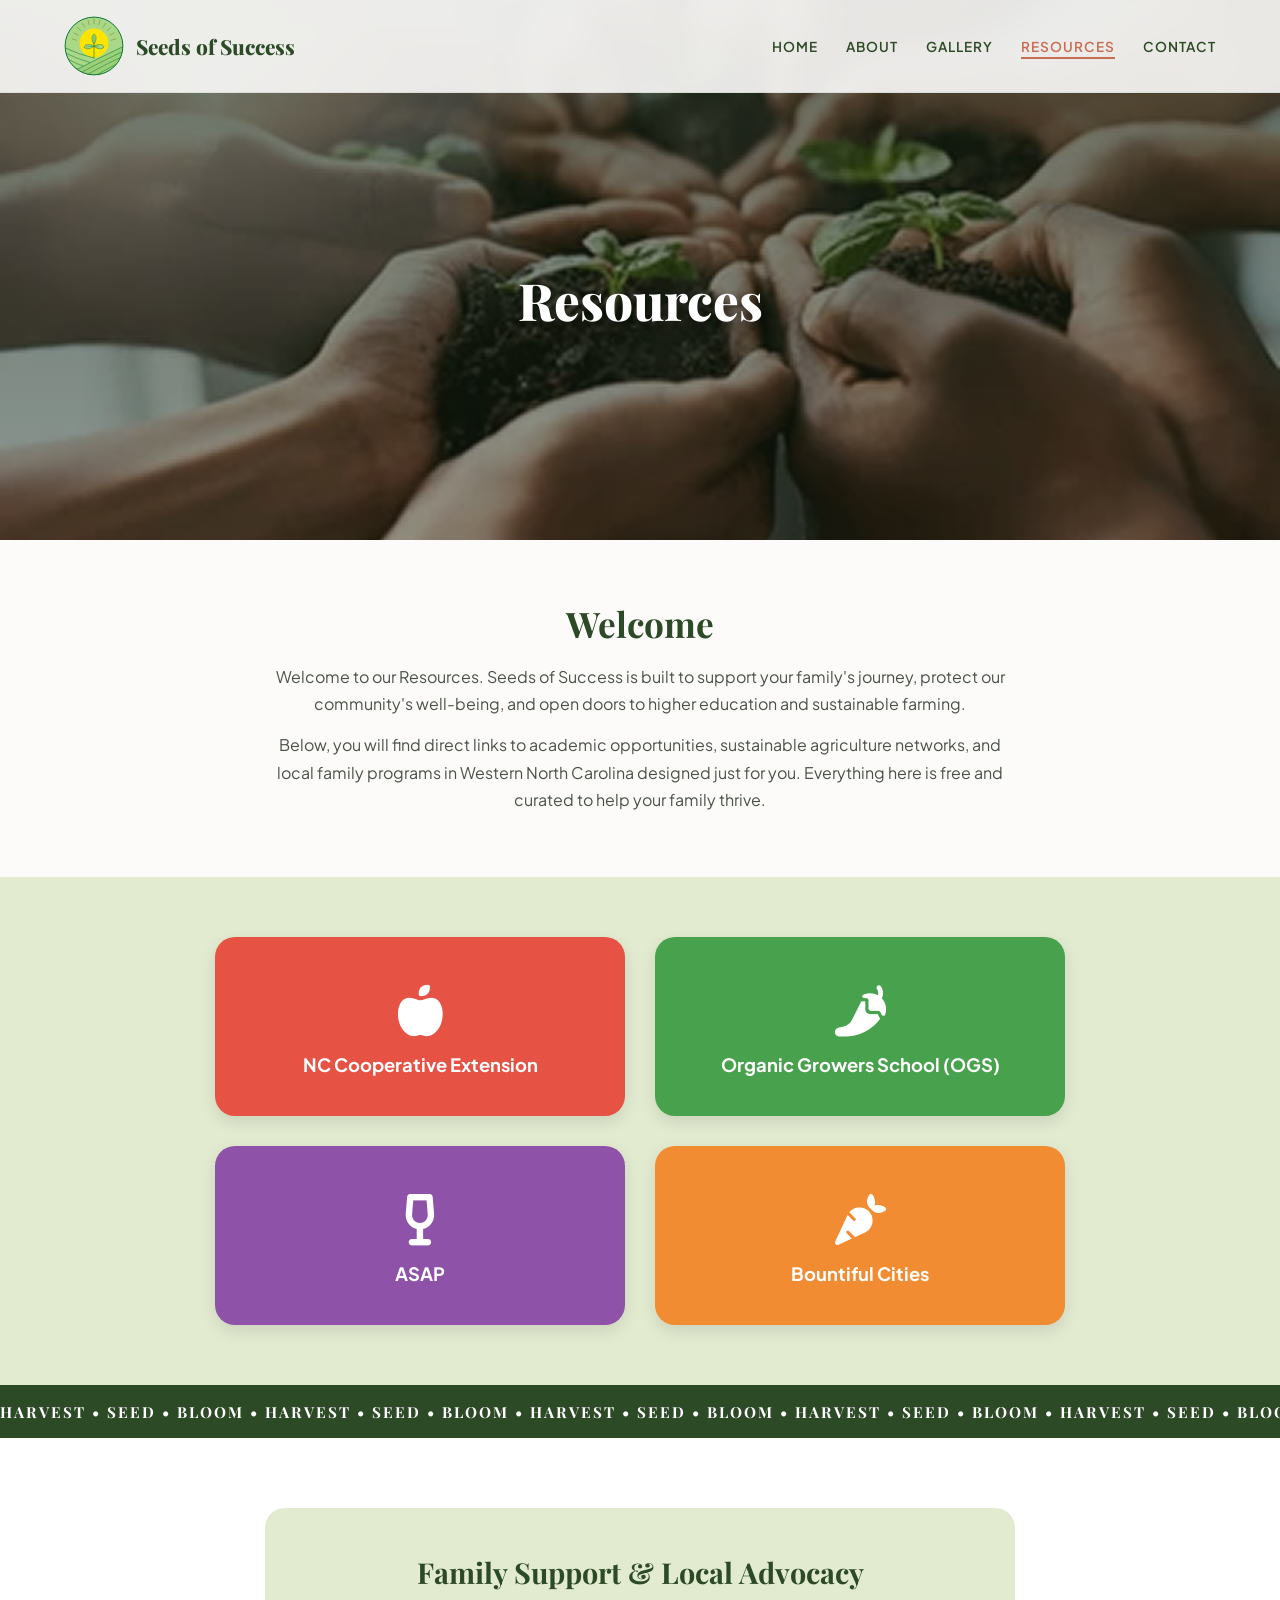
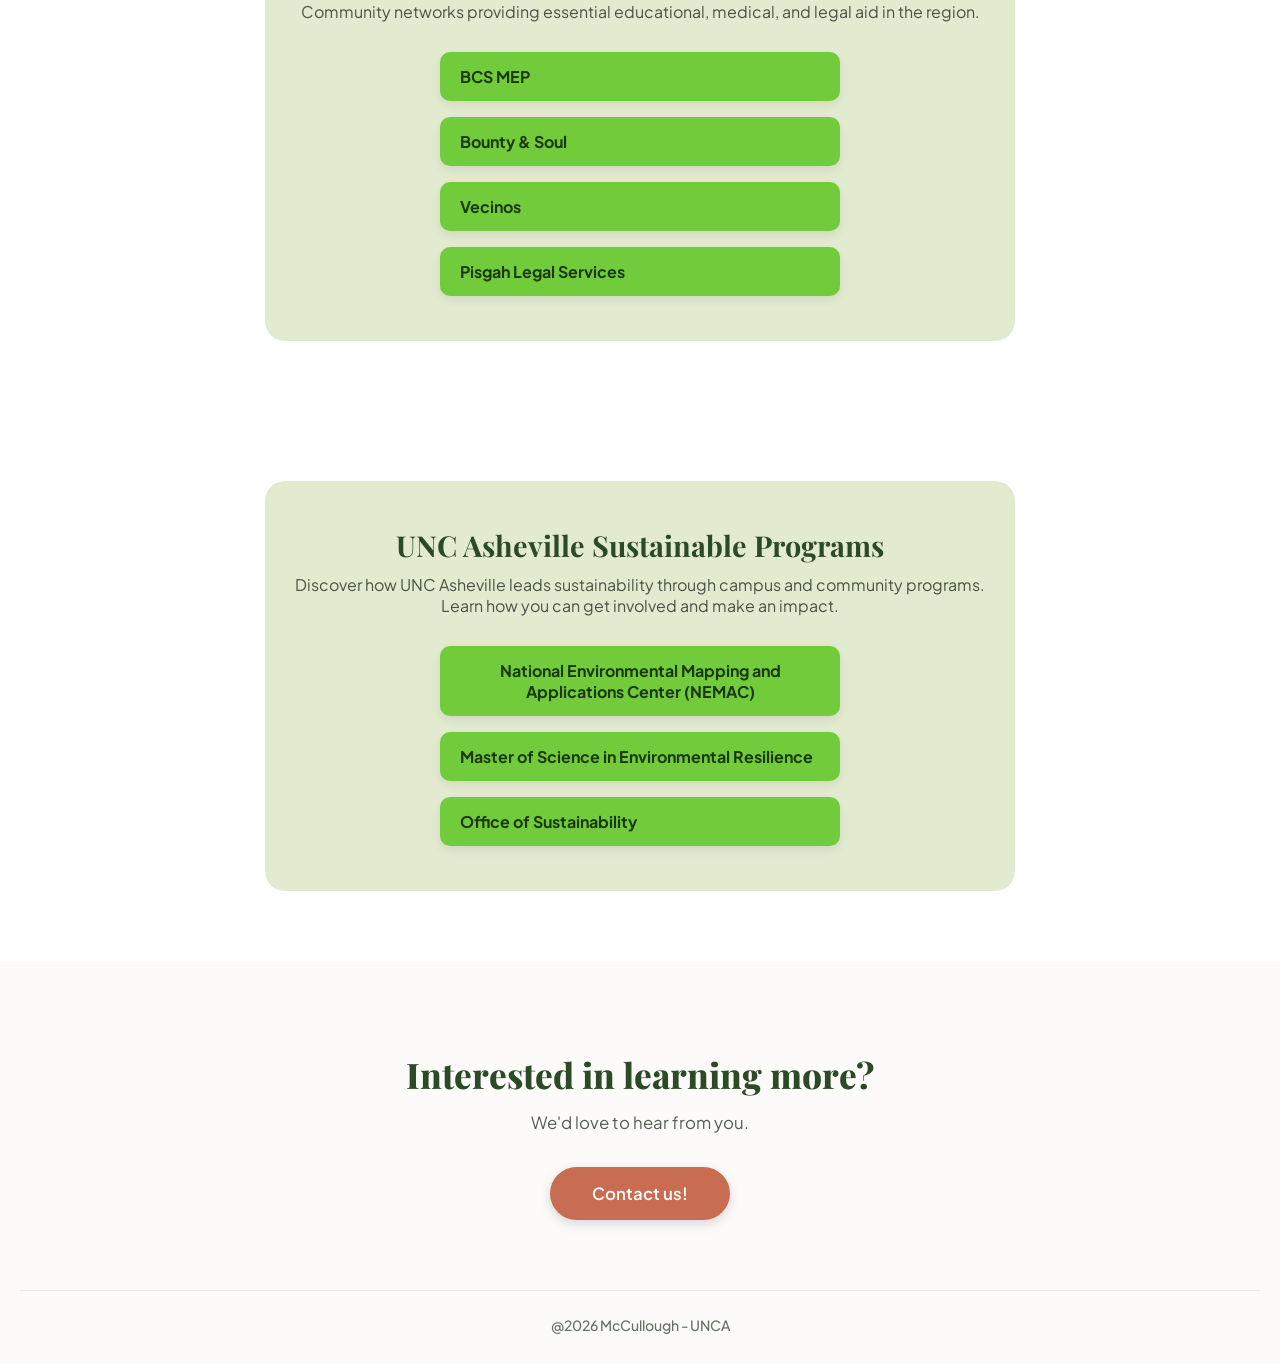
<file: resources.html>
<!DOCTYPE html>
<html lang="en">

  <head>
    <meta charset="utf-8" />
    <meta name="viewport" content="width=device-width, initial-scale=1.0" />
    <title>Resources - Seeds of Success</title>
    <link rel="icon" type="image/x-icon" href="home/seeds-of-success-logo.svg">
    <link rel="preconnect" href="https://fonts.googleapis.com">
    <link rel="preconnect" href="https://fonts.gstatic.com" crossorigin>
    <link href="https://fonts.googleapis.com/css2?family=Playfair+Display:ital,wght@0,600;0,800;1,600&family=Plus+Jakarta+Sans:wght@400;500;600;700&display=swap" rel="stylesheet">
    <link rel="stylesheet" href="https://cdnjs.cloudflare.com/ajax/libs/font-awesome/6.4.0/css/all.min.css">
    <link rel="stylesheet" href="style.css" />
  </head>

  <body>

    <!-- NAVBAR -->
    <header class="navbar">
      <div class="nav-container">
        <a href="index.html" class="logo">
          <div class="logo-icon"></div>
          <span class="logo-text">Seeds of Success</span>
        </a>
        <nav class="nav-links" id="navLinks">
          <a href="index.html">HOME</a>
          <a href="about.html">ABOUT</a>
          <a href="gallery.html">GALLERY</a>
          <a href="resources.html" class="active">RESOURCES</a>
          <a href="contact.html">CONTACT</a>
        </nav>
        <div class="hamburger" id="hamburger"><i class="fa-solid fa-bars-staggered"></i></div>
      </div>
    </header>

    <!-- PAGE HERO HEADER -->
    <section class="page-hero hero-resources">
      <div class="hero-overlay"></div>
      <div class="hero-content fade-in">
        <h1>Resources</h1>
      </div>
    </section>

    <!-- WELCOME INTRO -->
    <section class="resources-intro fade-in">
      <h2>Welcome</h2>
      <p>
        Welcome to our Resources. Seeds of Success is built to support your family's journey, protect our community's well-being, and open doors to higher education and sustainable farming.
      </p>
      <p>
        Below, you will find direct links to academic opportunities, sustainable agriculture networks, and local family programs in Western North Carolina designed just for you. Everything here is free and curated to help your family thrive.
      </p>
    </section>

    <!-- GRAPHICAL ORGANIZATIONS CONTAINER -->
    <section class="graphic-resources-section fade-in">
      <div class="org-grid">

        <!-- Apple Shape (NC Cooperative Extension) -->
        <a href="https://www.ces.ncsu.edu/" target="_blank" class="org-card red-apple">
          <div class="org-icon"><i class="fa-solid fa-apple-whole"></i></div>
          <span>NC Cooperative Extension</span>
        </a>

        <!-- Pepper Shape (Organic Growers School) -->
        <a href="https://organicgrowersschool.org/" target="_blank" class="org-card green-pepper">
          <div class="org-icon"><i class="fa-solid fa-pepper-hot"></i></div>
          <span>Organic Growers School (OGS)</span>
        </a>

        <!-- Grape Shape (ASAP) -->
        <a href="https://asapconnections.org/" target="_blank" class="org-card purple-grapes">
          <div class="org-icon"><i class="fa-solid fa-wine-glass-empty"></i></div>
          <span>ASAP</span>
        </a>

        <!-- Carrot Shape (Bountiful Cities) -->
        <a href="https://www.bountifulcities.org/" target="_blank" class="org-card orange-carrot">
          <div class="org-icon"><i class="fa-solid fa-carrot"></i></div>
          <span>Bountiful Cities</span>
        </a>

      </div>
    </section>

    <!-- MARQUEE TICKER RIBBON -->
    <div class="ticker-ribbon">
      <div class="ticker-track">
        <span>HARVEST &bull; SEED &bull; BLOOM &bull; HARVEST &bull; SEED &bull; BLOOM &bull; HARVEST &bull; SEED &bull; BLOOM &bull; HARVEST &bull; SEED &bull; BLOOM &bull; </span>
        <span>HARVEST &bull; SEED &bull; BLOOM &bull; HARVEST &bull; SEED &bull; BLOOM &bull; HARVEST &bull; SEED &bull; BLOOM &bull; HARVEST &bull; SEED &bull; BLOOM &bull; </span>
      </div>
    </div>

    <!-- FAMILY SUPPORT & ADVOCACY SECTION -->
    <section class="advocacy-section fade-in">
      <div class="advocacy-card">
        <h2>Family Support & Local Advocacy</h2>
        <p>Community networks providing essential educational, medical, and legal aid in the region.</p>

        <div class="advocacy-buttons">
          <a href="https://www.buncombeschools.org/o/bcs/page/migrant-education-program" class="btn btn-bright-green">BCS MEP</a>
          <a href="https://bountyandsoul.org/" class="btn btn-bright-green">Bounty & Soul</a>
          <a href="https://vecinos.org/" class="btn btn-bright-green">Vecinos</a>
          <a href="https://www.pisgahlegal.org/" class="btn btn-bright-green">Pisgah Legal Services</a>
        </div>
      </div>
    </section>

    <section class="advocacy-section fade-in">
      <div class="advocacy-card">
        <h2>UNC Asheville Sustainable Programs</h2>
        <p>Discover how UNC Asheville leads sustainability through campus and community programs. Learn how you can get involved and make an impact.</p>

        <div class="advocacy-buttons">
          <a href="https://www.unca.edu/nemac/" class="btn btn-bright-green">National Environmental Mapping and Applications Center (NEMAC)</a>
          <a href="https://www.unca.edu/mser/" class="btn btn-bright-green">Master of Science in Environmental Resilience</a>
          <a href="https://www.unca.edu/sustainability/" class="btn btn-bright-green">Office of Sustainability</a>
        </div>
      </div>
    </section>

    <!-- FOOTER / CONTACT SECTION -->
    <footer class="footer-section" id="contact">
      <div class="footer-content fade-in">
        <h3>Interested in learning more?</h3>
        <p>We'd love to hear from you.</p>
        <a href="contact.html" class="btn btn-terracotta btn-lg">Contact us!</a>
      </div>
      <div class="footer-bottom">
        <p>@2026 McCullough - UNCA</p>
      </div>
    </footer>

    <script>
      document.getElementById('hamburger').addEventListener('click', () => {
        document.getElementById('navLinks').classList.toggle('open');
      });

      const observer = new IntersectionObserver((entries, obs) => {
        entries.forEach(entry => {
          if (entry.isIntersecting) {
            entry.target.classList.add('visible');
            obs.unobserve(entry.target);
          }
        });
      }, { threshold: 0.12 });

      document.querySelectorAll('.fade-in').forEach(el => observer.observe(el));
    </script>
  </body>

</html>
</file>
<file: style.css>
/* --- SUSTAINABLE AGRICULTURE COLOR PALETTE --- */
:root {
  --primary-forest: #2d4a27;      /* Deep Forest Green */
  --secondary-moss: #556b2f;      /* Olive / Moss Green */
  --soft-sage: #8fbc8f;           /* Sage Green Accent */
  --light-sage: #e8f0e6;          /* Soft Agricultural Background */
  --earth-terracotta: #c86d51;    /* Earthy Terracotta */
  --wheat-gold: #e5a93c;          /* Harvest Gold */
  --soil-brown: #3e2723;          /* Rich Soil Brown */
  --cream-bg: #fcfbfa;            /* Organic Cream Background */
  --card-soil-bg: #e2ebd0;        /* Light Soil Green Card */
  --card-food-bg: #fae3c6;        /* Warm Peach/Wheat Card */
  --card-water-bg: #d0edf5;       /* Fresh Water Blue Card */
}

/* --- RESET & GLOBALS --- */
* {
  margin: 0;
  padding: 0;
  box-sizing: border-box;
}

html {
  scroll-behavior: smooth;
  font-family: 'Plus Jakarta Sans', sans-serif;
  color: #2b302a;
}

body {
  background-color: var(--cream-bg);
  overflow-x: hidden;
}

h1, h2, h3 {
  font-family: 'Playfair Display', serif;
}

a {
  text-decoration: none;
  color: inherit;
}

/* --- FLOATING ANIMATED LEAVES --- */
.floating-leaf {
  position: fixed;
  color: rgba(45, 74, 39, 0.08);
  pointer-events: none;
  z-index: 0;
  animation: float 12s infinite ease-in-out;
}

.leaf-1 {
  top: 25%;
  left: 3%;
  font-size: 5rem;
  animation-delay: 0s;
}

.leaf-2 {
  top: 65%;
  right: 4%;
  font-size: 6rem;
  animation-delay: 4s;
}

@keyframes float {
  0% { transform: translateY(0px) rotate(0deg); }
  50% { transform: translateY(-25px) rotate(15deg); }
  100% { transform: translateY(0px) rotate(0deg); }
}

/* --- NAVBAR --- */
.navbar {
  position: fixed;
  top: 0;
  width: 100%;
  z-index: 1000;
  background: rgba(252, 251, 250, 0.9);
  backdrop-filter: blur(12px);
  border-bottom: 1px solid rgba(45, 74, 39, 0.08);
  transition: all 0.3s ease;
}

.navbar.scrolled {
  box-shadow: 0 4px 20px rgba(45, 74, 39, 0.08);
}

.nav-container {
  max-width: 1200px;
  margin: 0 auto;
  display: flex;
  justify-content: space-between;
  align-items: center;
  padding: 16px 24px;
}

.logo {
  display: flex;
  align-items: center;
  gap: 12px;
}

.logo-icon {
  width: 60px;
  height: 60px;
  background: url('home/seeds-of-success-logo.svg') center/cover no-repeat;
  border-radius: 50%;
  display: flex;
  align-items: center;
  justify-content: center;
  font-size: 1.2rem;
  transition: transform 0.3s ease;
}

.logo:hover .logo-icon {
  transform: rotate(15deg) scale(1.05);
}

.logo-text {
  font-family: 'Playfair Display', serif;
  font-weight: 800;
  font-size: 1.3rem;
  color: var(--primary-forest);
}

.nav-links {
  display: flex;
  gap: 28px;
}

.nav-links a {
  font-weight: 600;
  font-size: 0.85rem;
  letter-spacing: 1px;
  color: var(--primary-forest);
  transition: color 0.3s ease;
  position: relative;
}

.nav-links a:hover,
.nav-links a.active {
  color: var(--earth-terracotta);
}

.nav-links a::after {
  content: '';
  position: absolute;
  width: 0%;
  height: 2px;
  bottom: -4px;
  left: 0;
  background-color: var(--earth-terracotta);
  transition: width 0.3s ease;
}

.nav-links a:hover::after,
.nav-links a.active::after {
  width: 100%;
}

.hamburger {
  display: none;
  font-size: 1.5rem;
  cursor: pointer;
  color: var(--primary-forest);
}

/* --- HERO SECTION --- */
.hero {
  position: relative;
  min-height: 92vh;
  background: url('home/hero-bg.jpg') center/cover no-repeat;
  display: flex;
  align-items: center;
  justify-content: center;
  text-align: center;
  padding: 140px 20px 100px;
}

.hero-overlay {
  position: absolute;
  top: 0;
  left: 0;
  width: 100%;
  height: 100%;
  background: linear-gradient(180deg, rgba(20, 35, 18, 0.65) 0%, rgba(20, 35, 18, 0.45) 100%);
}

.hero-content {
  position: relative;
  z-index: 2;
  max-width: 880px;
  color: #ffffff;
}

.hero-badge {
  display: inline-block;
  background: rgba(255, 255, 255, 0.2);
  backdrop-filter: blur(8px);
  padding: 6px 16px;
  border-radius: 30px;
  font-size: 0.85rem;
  font-weight: 600;
  letter-spacing: 1px;
  margin-bottom: 20px;
  border: 1px solid rgba(255, 255, 255, 0.3);
  color: #f0f7ed;
}

.hero-content h1 {
  font-size: 3.8rem;
  font-weight: 800;
  margin-bottom: 20px;
  text-shadow: 0 4px 12px rgba(0, 0, 0, 0.3);
}

.hero-content p {
  font-size: 1.15rem;
  line-height: 1.7;
  margin-bottom: 35px;
  font-weight: 400;
  color: #f2f5f0;
}

.hero-buttons {
  display: flex;
  gap: 18px;
  justify-content: center;
  flex-wrap: wrap;
}

/* --- BUTTON STYLES --- */
.btn {
  display: inline-flex;
  align-items: center;
  gap: 8px;
  padding: 14px 30px;
  font-weight: 600;
  font-size: 0.95rem;
  border-radius: 30px;
  transition: all 0.3s cubic-bezier(0.25, 0.8, 0.25, 1);
  box-shadow: 0 4px 12px rgba(0, 0, 0, 0.15);
  cursor: pointer;
}

.btn-primary {
  background-color: var(--secondary-moss);
  color: #ffffff;
}

.btn-primary:hover {
  background-color: #435523;
  transform: translateY(-3px);
  box-shadow: 0 8px 20px rgba(0, 0, 0, 0.25);
}

.btn-secondary {
  background-color: #ffffff;
  color: var(--primary-forest);
}

.btn-secondary:hover {
  background-color: var(--light-sage);
  transform: translateY(-3px);
  box-shadow: 0 8px 20px rgba(0, 0, 0, 0.2);
}

.btn-terracotta {
  background-color: var(--earth-terracotta);
  color: #ffffff;
}

.btn-terracotta:hover {
  background-color: #b35b40;
  transform: translateY(-3px);
  box-shadow: 0 8px 20px rgba(200, 109, 81, 0.3);
}

.btn-pill {
  border-radius: 20px;
  padding: 8px 24px;
  background: var(--primary-forest);
  color: #ffffff;
  font-size: 0.85rem;
}

.btn-pill:hover {
  background: var(--secondary-moss);
  transform: translateY(-2px);
}

.btn-lg {
  padding: 16px 42px;
  font-size: 1.05rem;
}

/* HERO WAVE DIVIDER */
.custom-shape-divider-bottom {
  position: absolute;
  bottom: 0;
  left: 0;
  width: 100%;
  overflow: hidden;
  line-height: 0;
}

.custom-shape-divider-bottom svg {
  position: relative;
  display: block;
  width: calc(100% + 1.3px);
  height: 60px;
}

.custom-shape-divider-bottom .shape-fill {
  fill: var(--cream-bg);
}

/* --- SECTION HEADERS --- */
.section-header {
  text-align: center;
  max-width: 680px;
  margin: 0 auto 50px;
}

.sub-heading {
  display: inline-block;
  color: var(--earth-terracotta);
  font-weight: 700;
  font-size: 0.85rem;
  letter-spacing: 1.5px;
  text-transform: uppercase;
  margin-bottom: 8px;
}

.section-title {
  font-size: 2.6rem;
  font-weight: 800;
  color: var(--primary-forest);
  margin-bottom: 12px;
}

.section-desc {
  color: #555e52;
  font-size: 1rem;
  line-height: 1.6;
}

/* --- MODULES SECTION --- */
.modules-section {
  padding: 60px 20px 90px;
  max-width: 1200px;
  margin: 0 auto;
}

.cards-container {
  display: grid;
  grid-template-columns: repeat(auto-fit, minmax(300px, 1fr));
  gap: 32px;
}

.card {
  border-radius: 24px;
  padding: 42px 30px;
  display: flex;
  flex-direction: column;
  align-items: center;
  justify-content: space-between;
  min-height: 400px;
  position: relative;
  transition: all 0.4s cubic-bezier(0.165, 0.84, 0.44, 1);
  border: 1px solid rgba(0,0,0,0.03);
  box-shadow: 0 8px 20px rgba(45, 74, 39, 0.05);
}

.card:hover {
  transform: translateY(-10px);
  box-shadow: 0 16px 35px rgba(45, 74, 39, 0.12);
}

.card-badge {
  position: absolute;
  top: 20px;
  right: 20px;
  font-size: 0.75rem;
  font-weight: 700;
  letter-spacing: 0.5px;
  background: rgba(255, 255, 255, 0.6);
  padding: 4px 12px;
  border-radius: 12px;
  color: var(--primary-forest);
}

.card-icon {
  width: 80px;
  height: 80px;
  border-radius: 50%;
  background: #ffffff;
  display: flex;
  align-items: center;
  justify-content: center;
  font-size: 2.2rem;
  margin-bottom: 24px;
  box-shadow: 0 6px 15px rgba(0,0,0,0.06);
  color: var(--primary-forest);
  transition: transform 0.3s ease;
}

.card:hover .card-icon {
  transform: scale(1.1) rotate(5deg);
}

.card h3 {
  font-size: 1.7rem;
  margin-bottom: 12px;
  color: var(--primary-forest);
}

.card p {
  font-size: 0.95rem;
  line-height: 1.6;
  margin-bottom: 30px;
  color: #4a5247;
  text-align: center;
}

.card-soil { background-color: var(--card-soil-bg); }
.card-food { background-color: var(--card-food-bg); }
.card-water { background-color: var(--card-water-bg); }

/* --- ARCHIVE SECTION --- */
.archive-section {
  background-color: var(--light-sage);
  padding: 90px 20px;
  border-top: 1px solid rgba(45, 74, 39, 0.08);
  border-bottom: 1px solid rgba(45, 74, 39, 0.08);
}

.archive-grid {
  max-width: 1050px;
  margin: 0 auto 40px;
  display: grid;
  grid-template-columns: repeat(3, 1fr);
  gap: 18px;
}

.grid-item {
  position: relative;
  border-radius: 16px;
  overflow: hidden;
  box-shadow: 0 6px 15px rgba(0, 0, 0, 0.08);
  height: 200px;
}

.grid-item img {
  width: 100%;
  height: 100%;
  object-fit: cover;
  transition: transform 0.5s ease;
}

.item-overlay {
  position: absolute;
  inset: 0;
  background: linear-gradient(180deg, transparent 40%, rgba(20, 35, 18, 0.7) 100%);
  display: flex;
  align-items: flex-end;
  padding: 16px;
  color: #ffffff;
  font-weight: 600;
  font-size: 0.9rem;
  opacity: 0;
  transition: opacity 0.3s ease;
}

.grid-item:hover img {
  transform: scale(1.08);
}

.grid-item:hover .item-overlay {
  opacity: 1;
}

.item-large {
  grid-column: span 1;
  grid-row: span 2;
  height: 100%;
}

.item-wide {
  grid-column: span 2;
  height: 200px;
}

.archive-btn-wrap {
  text-align: center;
}

/* --- BANNER SECTION --- */
.banner-section {
  position: relative;
  background: url('home/banner.png') center/cover no-repeat fixed;
  padding: 120px 20px;
  color: #ffffff;
  display: flex;
  align-items: center;
}

.banner-overlay {
  position: absolute;
  top: 0;
  left: 0;
  width: 100%;
  height: 100%;
  background: linear-gradient(90deg, rgba(20, 35, 18, 0.88) 0%, rgba(20, 35, 18, 0.6) 100%);
}

.banner-content {
  position: relative;
  z-index: 2;
  max-width: 1100px;
  margin: 0 auto;
  width: 100%;
}

.banner-tag {
  display: inline-block;
  color: var(--wheat-gold);
  font-weight: 700;
  font-size: 0.85rem;
  letter-spacing: 2px;
  margin-bottom: 15px;
}

.banner-content h2 {
  font-size: 3.6rem;
  font-weight: 800;
  line-height: 1.15;
  letter-spacing: 1px;
  margin-bottom: 15px;
  color: #ffffff;
}

.banner-subtext {
  font-size: 1.1rem;
  color: var(--soft-sage);
  max-width: 500px;
}

/* --- FOOTER / CONTACT SECTION --- */
.footer-section {
  padding: 90px 20px 30px;
  text-align: center;
  background-color: var(--cream-bg);
}

.footer-content {
  max-width: 600px;
  margin: 0 auto 70px;
}

.footer-badge {
  display: inline-block;
  color: var(--secondary-moss);
  font-weight: 700;
  font-size: 0.85rem;
  letter-spacing: 1px;
  text-transform: uppercase;
  margin-bottom: 12px;
}

.footer-content h3 {
  font-size: 2.2rem;
  font-weight: 800;
  color: var(--primary-forest);
  margin-bottom: 12px;
}

.footer-content p {
  font-size: 1.05rem;
  color: #555e52;
  margin-bottom: 30px;
  line-height: 1.6;
}

.footer-bottom {
  border-top: 1px solid rgba(45, 74, 39, 0.1);
  padding-top: 25px;
  font-weight: 500;
  color: #667062;
  font-size: 0.88rem;
}

.hero-contact {
  background: url('home/contact-bg.jpg') center/cover no-repeat;
}

/* --- SCROLL ANIMATIONS (FADE-IN) --- */
.fade-in {
  opacity: 0;
  transform: translateY(35px);
  transition: opacity 0.8s cubic-bezier(0.165, 0.84, 0.44, 1), transform 0.8s cubic-bezier(0.165, 0.84, 0.44, 1);
}

.fade-in.visible {
  opacity: 1;
  transform: translateY(0);
}

/* --- RESPONSIVE STYLES --- */
@media (max-width: 850px) {
  .hero-content h1 {
    font-size: 2.8rem;
  }

  .banner-content h2 {
    font-size: 2.6rem;
  }

  .archive-grid {
    grid-template-columns: repeat(2, 1fr);
  }

  .item-large {
    grid-column: span 2;
    height: 240px;
  }

  .item-wide {
    grid-column: span 2;
  }
}

@media (max-width: 600px) {
  .hamburger {
    display: block;
  }

  .nav-links {
    position: absolute;
    top: 100%;
    left: 0;
    width: 100%;
    background: var(--cream-bg);
    flex-direction: column;
    padding: 24px;
    gap: 18px;
    box-shadow: 0 8px 20px rgba(0, 0, 0, 0.08);
    display: none;
    border-bottom: 2px solid var(--secondary-moss);
  }

  .nav-links.open {
    display: flex;
  }

  .hero-content h1 {
    font-size: 2.2rem;
  }

  .hero-content p {
    font-size: 0.95rem;
  }

  .section-title {
    font-size: 2rem;
  }

  .archive-grid {
    grid-template-columns: 1fr;
  }

  .item-large, .item-wide {
    grid-column: span 1;
    height: 200px;
  }

  .banner-content h2 {
    font-size: 2rem;
  }
}

/* PAGE HERO HEADERS (About, Gallery, Resources) */
   .page-hero {
    position: relative;
    height: 60vh;
    min-height: 280px;
    display: flex;
    align-items: center;
    justify-content: center;
    text-align: center;
    padding-top: 80px;
    color: #ffffff;
  }
  
  .hero-about {
    background: url('home/about-hero.png') bottom/cover no-repeat;
  }
  
  .hero-gallery {
    background: url('home/gallery-hero.png') center/cover no-repeat;
  }
  
  .hero-resources {
    background: url('gallery/resources-hero.png') center/cover no-repeat;
  }
  
  .page-hero h1 {
    font-size: 3.2rem;
    font-weight: 800;
    text-shadow: 0 4px 12px rgba(0, 0, 0, 0.4);
  }
  
  /* ABOUT PAGE STYLES */
  .about-section {
    background-color: var(--card-soil-bg);
    padding: 70px 20px;
  }
  
  .about-container {
    max-width: 900px;
    margin: 0 auto;
    display: flex;
    flex-direction: column;
    gap: 30px;
  }
  
  .info-card {
    background-color: var(--primary-forest);
    color: #ffffff;
    padding: 35px 40px;
    border-radius: 16px;
    box-shadow: 0 8px 20px rgba(0, 0, 0, 0.08);
  }
  
  .info-card h2 {
    font-size: 1.6rem;
    color: var(--wheat-gold);
    margin-bottom: 16px;
    text-align: center;
  }
  
  .info-card p {
    font-size: 0.98rem;
    line-height: 1.7;
    color: #e5ede3;
    margin-bottom: 14px;
  }
  
  .info-card p:last-child {
    margin-bottom: 0;
  }
  
  /* Partners Section */
  .partners-section {
    padding: 60px 20px;
    background-color: #ffffff;
  }
  
  .text-center { text-align: center; }
  
  .partners-grid {
    max-width: 900px;
    margin: 40px auto 0;
    display: flex;
    justify-content: space-around;
    align-items: center;
    flex-wrap: wrap;
    gap: 30px;
  }
  
  .partner-logo img {
    max-width: 300px;
    height: auto;
    filter: grayscale(20%);
    transition: filter 0.3s ease;
  }
  
  .partner-logo img:hover {
    filter: grayscale(0%);
  }
  
  /* GALLERY PAGE STYLES */
  .gallery-section {
    padding: 70px 20px;
    background-color: #ffffff;
  }
  
  .max-w-700 {
    max-width: 720px;
    margin: 0 auto;
  }
  
  .gallery-wrap {
    max-width: 1000px;
    margin: 40px auto 0;
    background-color: var(--card-soil-bg);
    padding: 24px;
    border-radius: 20px;
  }
  
  .photo-masonry {
    display: grid;
    grid-template-columns: repeat(3, 1fr);
    gap: 16px;
  }
  
  .photo-card {
    position: relative;
    border-radius: 12px;
    overflow: hidden;
    height: 210px;
    box-shadow: 0 4px 12px rgba(0, 0, 0, 0.1);
  }
  
  .photo-card.tall {
    grid-row: span 2;
    height: 100%;
  }
  
  .photo-card.wide {
    grid-column: span 2;
  }
  
  .photo-card img {
    width: 100%;
    height: 100%;
    object-fit: cover;
    transition: transform 0.4s ease;
  }
  
  .photo-card:hover img {
    transform: scale(1.06);
  }
  
  .photo-caption {
    position: absolute;
    bottom: 0;
    left: 0;
    width: 100%;
    padding: 12px 16px;
    background: linear-gradient(180deg, transparent, rgba(20, 35, 18, 0.8));
    color: #ffffff;
    font-size: 0.85rem;
    font-weight: 600;
    opacity: 0;
    transition: opacity 0.3s ease;
  }
  
  .photo-card:hover .photo-caption {
    opacity: 1;
  }
  
  /* RESOURCES PAGE STYLES */
  .resources-intro {
    max-width: 800px;
    margin: 0 auto;
    padding: 60px 20px 30px;
    text-align: center;
  }
  
  .resources-intro h2 {
    font-size: 2.2rem;
    color: var(--primary-forest);
    margin-bottom: 16px;
  }
  
  .resources-intro p {
    font-size: 1rem;
    line-height: 1.7;
    color: #4a5247;
    margin-bottom: 14px;
  }
  
  /* Graphic Organizations Grid */
  .graphic-resources-section {
    background-color: var(--card-soil-bg);
    padding: 60px 20px;
    margin-top: 20px;
  }
  
  .org-grid {
    max-width: 850px;
    margin: 0 auto;
    display: grid;
    grid-template-columns: repeat(2, 1fr);
    gap: 30px;
  }
  
  .org-card {
    padding: 40px 20px;
    border-radius: 20px;
    display: flex;
    flex-direction: column;
    align-items: center;
    justify-content: center;
    text-align: center;
    color: #ffffff;
    font-weight: 700;
    font-size: 1.15rem;
    box-shadow: 0 6px 16px rgba(0,0,0,0.1);
    transition: transform 0.3s ease, box-shadow 0.3s ease;
  }
  
  .org-card:hover {
    transform: translateY(-6px);
    box-shadow: 0 12px 24px rgba(0,0,0,0.15);
  }
  
  .org-icon {
    font-size: 3.2rem;
    margin-bottom: 12px;
  }
  
  .red-apple { background-color: #e65244; }
  .green-pepper { background-color: #48a14d; }
  .purple-grapes { background-color: #8e52a8; }
  .orange-carrot { background-color: #f18c33; }
  
  /* Marquee Ticker Ribbon */
  .ticker-ribbon {
    background-color: var(--primary-forest);
    color: #ffffff;
    padding: 16px 0;
    overflow: hidden;
    white-space: nowrap;
  }
  
  .ticker-track {
    display: inline-block;
    animation: marquee 25s linear infinite;
    font-family: 'Playfair Display', serif;
    font-weight: 700;
    letter-spacing: 2px;
    font-size: 0.95rem;
  }
  
  @keyframes marquee {
    0% { transform: translateX(0); }
    100% { transform: translateX(-50%); }
  }
  
  /* Advocacy Section */
  .advocacy-section {
    padding: 70px 20px;
    background-color: #ffffff;
  }
  
  .advocacy-card {
    max-width: 750px;
    margin: 0 auto;
    background-color: var(--card-soil-bg);
    padding: 45px 30px;
    border-radius: 20px;
    text-align: center;
  }
  
  .advocacy-card h2 {
    font-size: 1.8rem;
    color: var(--primary-forest);
    margin-bottom: 10px;
  }
  
  .advocacy-card p {
    color: #4a5247;
    margin-bottom: 30px;
  }
  
  .advocacy-buttons {
    display: flex;
    flex-direction: column;
    gap: 16px;
    max-width: 400px;
    margin: 0 auto;
  }
  
  .btn-bright-green {
    background-color: #72cb3a;
    color: #1a3809;
    font-weight: 700;
    padding: 14px 20px;
    border-radius: 10px;
    font-size: 1rem;
    transition: all 0.3s ease;
    box-shadow: 0 4px 10px rgba(0, 0, 0, 0.08);
  }
  
  .btn-bright-green:hover {
    background-color: #63b330;
    transform: translateY(-2px);
  }
  
  /* RESPONSIVE ADJUSTMENTS */
  @media (max-width: 768px) {
    .photo-masonry {
      grid-template-columns: repeat(2, 1fr);
    }
  
    .photo-card.tall, .photo-card.wide {
      grid-column: span 2;
      grid-row: span 1;
      height: 220px;
    }
  
    .org-grid {
      grid-template-columns: 1fr;
    }
  
    .page-hero h1 {
      font-size: 2.3rem;
    }
  }

  /* LIGHTBOX STYLES */
.photo-card {
  cursor: pointer;
  transition: transform 0.2s ease-in-out;
}

.photo-card:hover {
  transform: scale(1.02);
}

.lightbox {
  display: none;
  position: fixed;
  z-index: 9999;
  padding-top: 60px;
  left: 0;
  top: 0;
  width: 100%;
  height: 100%;
  overflow: auto;
  background-color: rgba(0, 0, 0, 0.85);
  backdrop-filter: blur(4px);
}

.lightbox.active {
  display: flex;
  flex-direction: column;
  justify-content: center;
  align-items: center;
}

.lightbox-content {
  margin: auto;
  display: block;
  max-width: 90%;
  max-height: 80vh;
  border-radius: 8px;
  object-fit: contain;
  box-shadow: 0 4px 20px rgba(0,0,0,0.5);
  animation: zoomIn 0.25s ease-out;
}

.lightbox-caption {
  margin: 15px auto;
  text-align: center;
  color: #fff;
  font-family: 'Plus Jakarta Sans', sans-serif;
  font-size: 1rem;
}

.lightbox-close {
  position: absolute;
  top: 20px;
  right: 35px;
  color: #fff;
  font-size: 40px;
  font-weight: bold;
  cursor: pointer;
  transition: color 0.2s;
}

.lightbox-close:hover {
  color: #ccc;
}

@keyframes zoomIn {
  from { transform: scale(0.8); opacity: 0; }
  to { transform: scale(1); opacity: 1; }
}

/* --- VR INTERACTIVE EXPERIENCE SECTION --- */
.vr-section {
  background: linear-gradient(135deg, var(--primary-forest) 0%, #1a2f17 100%);
  color: #ffffff;
  padding: 90px 20px;
  position: relative;
  overflow: hidden;
}

.vr-container {
  display: flex;
  flex-direction: column;
  align-items: center;
  width: 100%; 
  max-width: 1400px; 
  margin: 0 auto;
  padding: 0 1rem;
  box-sizing: border-box;
}

.vr-content {
  width: 80%;
  max-width: 800px; 
  text-align: center;
  margin-bottom: 3rem;
}

.vr-visual {
  max-width: 100%;
  width: 80%;
  margin: 0 auto;
  display: flex;
  flex-direction: column;
  align-items: center;
}

.vr-visual h3 {
  text-align: center;
  width: 100%;
  margin-bottom: 1rem;
  font-size: 1.8rem; 
}

.vr-visual video {
  width: 100%;
  height: 60vh;
  min-height: 450px;
  object-fit: cover;
  display: block;
  border-radius: 12px;
}

.vr-title {
  font-size: 2.8rem;
  font-weight: 800;
  margin: 12px 0 18px;
  color: #ffffff;
}

.vr-description {
  font-size: 1.05rem;
  line-height: 1.7;
  color: #e2ebd0;
  margin-bottom: 28px;
}

.vr-features {
  display: flex;
  flex-direction: column;
  gap: 14px;
  margin-bottom: 35px;
}

.vr-feature-item {
  display: flex;
  align-items: center;
  gap: 14px;
  font-weight: 600;
  font-size: 0.95rem;
  color: #f0f7ed;
}

.vr-feature-item i {
  width: 38px;
  height: 38px;
  border-radius: 50%;
  background: rgba(255, 255, 255, 0.12);
  display: flex;
  align-items: center;
  justify-content: center;
  color: var(--wheat-gold);
}

.vr-actions {
  align-content: center;
  gap: 16px;
  flex-wrap: wrap;
}

.vr-visual {
  display: flex;
  justify-content: center;
}

.vr-card-preview {
  background: rgba(255, 255, 255, 0.08);
  backdrop-filter: blur(12px);
  border: 1px solid rgba(255, 255, 255, 0.15);
  border-radius: 24px;
  padding: 40px 30px;
  text-align: center;
  width: 100%;
  max-width: 360px;
  box-shadow: 0 12px 30px rgba(0, 0, 0, 0.3);
  position: relative;
}

.vr-badge {
  position: absolute;
  top: 16px;
  right: 16px;
  background: var(--earth-terracotta);
  color: #fff;
  font-size: 0.75rem;
  font-weight: 700;
  padding: 4px 12px;
  border-radius: 12px;
}

.vr-icon-box {
  width: 90px;
  height: 90px;
  margin: 20px auto 20px;
  background: var(--wheat-gold);
  border-radius: 50%;
  display: flex;
  align-items: center;
  justify-content: center;
  font-size: 2.8rem;
  color: var(--primary-forest);
  box-shadow: 0 8px 20px rgba(229, 169, 60, 0.3);
}

.vr-card-preview h3 {
  font-size: 1.5rem;
  margin-bottom: 8px;
  color: #ffffff;
}

.vr-card-preview p {
  font-size: 0.88rem;
  color: var(--soft-sage);
}

/* --- CONTACT PAGE STYLES --- */
.contact-page-section {
  padding: 80px 20px;
  background-color: var(--cream-bg);
}

.contact-container {
  max-width: 1050px;
  margin: 0 auto;
  display: grid;
  grid-template-columns: 1fr 1.2fr;
  gap: 40px;
  background: #ffffff;
  border-radius: 24px;
  overflow: hidden;
  box-shadow: 0 10px 30px rgba(45, 74, 39, 0.08);
  border: 1px solid rgba(45, 74, 39, 0.08);
}

.contact-info-panel {
  background-color: var(--primary-forest);
  color: #ffffff;
  padding: 50px 40px;
  display: flex;
  flex-direction: column;
  justify-content: center;
}

.contact-info-panel h2 {
  font-size: 2.3rem;
  margin: 8px 0 16px;
  color: #ffffff;
}

.contact-info-panel p {
  color: #e2ebd0;
  line-height: 1.6;
  margin-bottom: 35px;
  font-size: 0.98rem;
}

.contact-detail-list {
  display: flex;
  flex-direction: column;
  gap: 22px;
}

.contact-detail-item {
  display: flex;
  align-items: center;
  gap: 16px;
}

.contact-icon {
  width: 46px;
  height: 46px;
  border-radius: 50%;
  background: rgba(255, 255, 255, 0.12);
  display: flex;
  align-items: center;
  justify-content: center;
  font-size: 1.1rem;
  color: var(--wheat-gold);
  flex-shrink: 0;
}

.contact-detail-item h4 {
  font-size: 0.95rem;
  font-weight: 700;
  color: #ffffff;
  margin-bottom: 2px;
}

.contact-detail-item p {
  margin-bottom: 0;
  font-size: 0.88rem;
  color: var(--soft-sage);
}

.contact-form-panel {
  padding: 50px 40px;
}

.contact-form {
  display: flex;
  flex-direction: column;
  gap: 20px;
}

.form-group {
  display: flex;
  flex-direction: column;
  gap: 6px;
}

.form-group label {
  font-size: 0.85rem;
  font-weight: 700;
  color: var(--primary-forest);
  letter-spacing: 0.5px;
}

.form-group input,
.form-group select,
.form-group textarea {
  width: 100%;
  padding: 12px 16px;
  border-radius: 10px;
  border: 1px solid rgba(45, 74, 39, 0.2);
  background-color: var(--cream-bg);
  font-family: 'Plus Jakarta Sans', sans-serif;
  font-size: 0.95rem;
  color: #2b302a;
  transition: border-color 0.3s ease, box-shadow 0.3s ease;
}

.form-group input:focus,
.form-group select:focus,
.form-group textarea:focus {
  outline: none;
  border-color: var(--secondary-moss);
  box-shadow: 0 0 0 3px rgba(85, 107, 47, 0.15);
}

/* --- RESPONSIVE ADJUSTMENTS FOR VR & CONTACT --- */
@media (max-width: 850px) {
  .vr-container,
  .contact-container {
    grid-template-columns: 1fr;
  }

  .vr-title {
    font-size: 2.2rem;
  }

  .contact-info-panel,
  .contact-form-panel {
    padding: 35px 25px;
  }
}

/* --- MENTORS SECTION STYLING (MATCHING ABOUT BLOCKS) --- */
.mentors-section {
  padding: 90px 20px;
  background-color: var(--card-soil-bg); /* Matches your About content blocks color exactly */
  border-top: 1px solid rgba(45, 74, 39, 0.08);
  border-bottom: 1px solid rgba(45, 74, 39, 0.08);
}

.mentors-container {
  max-width: 1100px;
  margin: 0 auto;
}

.mentors-grid {
  display: grid;
  grid-template-columns: repeat(auto-fit, minmax(300px, 1fr));
  gap: 30px;
  margin-top: 40px;
}

.mentor-card {
  background: #ffffff; 
  border-radius: 20px;
  padding: 30px 24px;
  text-align: center;
  border: 1px solid rgba(45, 74, 39, 0.08);
  box-shadow: 0 6px 20px rgba(45, 74, 39, 0.04);
  transition: transform 0.3s cubic-bezier(0.165, 0.84, 0.44, 1), box-shadow 0.3s cubic-bezier(0.165, 0.84, 0.44, 1);
}

.mentor-card:hover {
  transform: translateY(-8px);
  box-shadow: 0 14px 30px rgba(45, 74, 39, 0.1);
}

.mentor-img-wrap {
  width: 130px;
  height: 130px;
  margin: 0 auto 20px;
  border-radius: 50%;
  overflow: hidden;
  border: 4px solid var(--card-soil-bg); /* Matches the section background */
  box-shadow: 0 6px 16px rgba(0, 0, 0, 0.08);
}

.mentor-img-wrap img {
  width: 100%;
  height: 100%;
  object-fit: cover;
  transition: transform 0.5s ease;
}

.mentor-card:hover .mentor-img-wrap img {
  transform: scale(1.08);
}

.mentor-info h3 {
  font-size: 1.35rem;
  color: var(--primary-forest);
  margin-bottom: 6px;
  font-weight: 700;
}

.mentor-dept {
  display: inline-block;
  font-size: 0.88rem;
  font-weight: 600;
  color: var(--earth-terracotta);
  letter-spacing: 0.5px;
}
</file>
<file: css-js-files/chocobar.css>
@import url('https://fonts.googleapis.com/css2?family=Playfair+Display:ital,wght@0,600;0,800;1,600&family=Plus+Jakarta+Sans:wght@400;500;600;700&display=swap');

:root {
  --primary-forest: #2d4a27;      /* Deep Forest Green */
  --secondary-moss: #556b2f;      /* Olive / Moss Green */
  --soft-sage: #8fbc8f;           /* Sage Green Accent */
  --light-sage: #e8f0e6;          /* Soft Agricultural Background */
  --earth-terracotta: #c86d51;    /* Earthy Terracotta */
  --wheat-gold: #e5a93c;          /* Harvest Gold */
  --soil-brown: #3e2723;          /* Rich Soil Brown */
  --cream-bg: #fcfbfa;            /* Organic Cream Background */
  
  --green-primary: #2f7138;
  --green-dark: #1b4923;
  --green-light: #eaf5e1;
  --accent-orange: #d86c27;
  --accent-yellow: #ffca55;
  --text-dark: #1d3022;
  --text-muted: #57685a;
  --card-bg: #ffffff;
}

* {
  box-sizing: border-box;
}

body {
  margin: 0;
  padding: 0;
  width: 100vw;
  min-height: 100vh;
  background: var(--cream-bg);
  color: var(--text-dark);
  font-family: 'Plus Jakarta Sans', sans-serif;
  overflow-x: hidden;
  padding-top: 80px; /* Accounts for fixed navbar height */
}

button {
  font-family: inherit;
  cursor: pointer;
  border: 0;
  outline: none;
}

.hidden {
  display: none !important;
}

/* --- NAVBAR STYLES MATCHING HIERARCHY --- */
.navbar {
  position: fixed;
  top: 0;
  width: 100%;
  z-index: 1000;
  background: rgba(252, 251, 250, 0.9);
  backdrop-filter: blur(12px);
  border-bottom: 1px solid rgba(45, 74, 39, 0.08);
  transition: all 0.3s ease;
}

.navbar.scrolled {
  box-shadow: 0 4px 20px rgba(45, 74, 39, 0.08);
}

.nav-container {
  max-width: 1200px;
  margin: 0 auto;
  display: flex;
  justify-content: space-between;
  align-items: center;
  padding: 16px 24px;
}

.logo {
  display: flex;
  align-items: center;
  gap: 12px;
  text-decoration: none;
}

.logo-icon {
  width: 60px;
  height: 60px;
  background: url('../home/seeds-of-success-logo.svg') center/cover no-repeat;
  border-radius: 50%;
  display: flex;
  align-items: center;
  justify-content: center;
  font-size: 1.2rem;
  transition: transform 0.3s ease;
}

.logo:hover .logo-icon {
  transform: rotate(15deg) scale(1.05);
}

.logo-text {
  font-family: 'Playfair Display', serif;
  font-weight: 800;
  font-size: 1.3rem;
  color: var(--primary-forest);
}

.nav-links {
  display: flex;
  align-items: center;
  gap: 24px;
}

.nav-links a {
  font-weight: 600;
  font-size: 0.85rem;
  letter-spacing: 1px;
  color: var(--primary-forest);
  transition: color 0.3s ease;
  position: relative;
  text-decoration: none;
}

.nav-links a:hover,
.nav-links a.active {
  color: var(--earth-terracotta);
}

.nav-links a::after {
  content: '';
  position: absolute;
  width: 0%;
  height: 2px;
  bottom: -4px;
  left: 0;
  background-color: var(--earth-terracotta);
  transition: width 0.3s ease;
}

.nav-links a:hover::after,
.nav-links a.active::after {
  width: 100%;
}

/* Sound Tools in Navbar */
.nav-sound-tools {
  display: flex;
  align-items: center;
  gap: 8px;
  margin-left: 8px;
}

.tool-btn {
  background: var(--green-light);
  border-radius: 40px;
  padding: 6px 14px;
  color: var(--green-dark);
  font-weight: 700;
  font-size: 13px;
  transition: transform 0.15s ease, background 0.15s ease;
}

.tool-btn:hover {
  background: #dbeed0;
  transform: translateY(-1px);
}

.hamburger {
  display: none;
  font-size: 1.5rem;
  cursor: pointer;
  color: var(--primary-forest);
}

/* Full Width Main Layout */
main {
  width: 100%;
  max-width: 100%;
  margin: 0;
  padding: 0;
}

/* Hero Landing Section */
.welcome {
  width: 100%;
  min-height: calc(100vh - 80px);
  background: linear-gradient(135deg, #fff3e0 0%, #f3e5f5 50%, #e8f5e9 100%);
  display: flex;
  align-items: center;
  justify-content: space-between;
  padding: 4vw 6vw;
  position: relative;
  overflow: hidden;
}

.welcome-copy {
  max-width: 550px;
  z-index: 2;
}

.eyebrow {
  font-size: 14px;
  font-weight: 800;
  letter-spacing: 2px;
  color: var(--green-primary);
  text-transform: uppercase;
}

.welcome h1 {
  font-family: 'Playfair Display', serif;
  font-size: clamp(40px, 5vw, 68px);
  line-height: 1.1;
  margin: 16px 0;
  color: var(--green-dark);
  font-weight: 800;
}

.welcome h1 em {
  font-style: normal;
  color: var(--accent-orange);
}

.welcome-copy p {
  font-size: 1.1rem;
  line-height: 1.6;
  color: var(--text-muted);
  margin-bottom: 28px;
}

.primary-btn {
  background: var(--accent-orange);
  color: #ffffff;
  border-radius: 24px;
  padding: 16px 32px;
  font-weight: 700;
  font-size: 1.1rem;
  box-shadow: 0 6px 0 #a84e18;
  transition: transform 0.15s ease, box-shadow 0.15s ease;
  display: inline-flex;
  align-items: center;
  gap: 12px;
}

.primary-btn:hover {
  transform: translateY(-2px);
  box-shadow: 0 8px 0 #a84e18;
}

.primary-btn:active {
  transform: translateY(4px);
  box-shadow: 0 2px 0 #a84e18;
}

.secondary-btn {
  background: var(--green-primary);
  color: #ffffff;
  border-radius: 18px;
  padding: 12px 24px;
  font-weight: 700;
  font-size: 1rem;
  box-shadow: 0 4px 0 var(--green-dark);
  transition: transform 0.15s ease;
}

.secondary-btn:hover {
  transform: translateY(-2px);
}

.reset-btn {
  background: #f0e6d6;
  color: #634b22;
  border-radius: 18px;
  padding: 12px 20px;
  font-weight: 700;
  font-size: 0.95rem;
  transition: background 0.15s ease;
}

.reset-btn:hover {
  background: #e4d5be;
}

.tiny-note {
  margin-top: 20px;
  color: #798c77;
  font-weight: 600;
  font-size: 0.9rem;
}

.welcome-art {
  position: relative;
  width: 48%;
  height: 480px;
  display: flex;
  align-items: flex-end;
  justify-content: center;
}

.welcome-farmer {
  max-height: 100%;
  max-width: 65%;
  object-fit: contain;
  z-index: 2;
}

.welcome-pig {
  position: absolute;
  left: 5%;
  bottom: 5%;
  width: 28%;
  object-fit: contain;
  z-index: 3;
}

.welcome-chicken {
  position: absolute;
  right: 5%;
  bottom: 5%;
  width: 28%;
  object-fit: contain;
  z-index: 3;
}

/* Full Width Game Experience */
.game-shell {
  width: 100%;
  min-height: calc(100vh - 80px);
  background: #ffffff;
  padding: 0 0 60px 0;
}

.farm-banner {
  width: 100%;
  height: 280px;
  position: relative;
  overflow: hidden;
  background: #4a2c11;
}

.farm-banner > img:first-child {
  width: 100%;
  height: 100%;
  object-fit: cover;
}

.banner-label {
  position: absolute;
  left: 4vw;
  bottom: 24px;
  background: rgba(255, 255, 255, 0.94);
  backdrop-filter: blur(8px);
  border-radius: 20px;
  padding: 14px 24px;
  box-shadow: 0 8px 24px rgba(0, 0, 0, 0.12);
}

.banner-label b {
  font-size: 1.2rem;
  color: var(--green-dark);
  display: block;
}

.banner-label small {
  font-size: 0.95rem;
  color: var(--text-muted);
}

.banner-farmer {
  position: absolute;
  right: 6vw;
  bottom: -10px;
  height: 100%;
  object-fit: contain;
}

/* Navigation & Header inside Game */
.journey-head {
  padding: 32px 6vw 16px;
  display: flex;
  justify-content: space-between;
  align-items: center;
}

.journey-head h2 {
  font-family: 'Playfair Display', serif;
  font-size: 2rem;
  color: var(--green-dark);
  margin: 4px 0 0;
}

.star-score {
  background: var(--accent-yellow);
  border-radius: 20px;
  padding: 10px 24px;
  display: flex;
  align-items: center;
  gap: 10px;
  box-shadow: 0 4px 12px rgba(255, 202, 85, 0.4);
}

.star-score span {
  font-size: 1.4rem;
}

.star-score b {
  font-size: 1.3rem;
  color: var(--green-dark);
}

.star-score small {
  font-size: 0.8rem;
  font-weight: 700;
  color: #7a5c13;
  text-transform: uppercase;
}

/* Clean Step Navigation Tabs */
.mission-nav {
  display: grid;
  grid-template-columns: repeat(6, 1fr);
  gap: 10px;
  padding: 0 6vw;
  margin-bottom: 32px;
}

.mission-tab {
  background: var(--green-light);
  border-radius: 20px;
  padding: 14px 6px;
  color: var(--green-dark);
  display: flex;
  align-items: center;
  justify-content: center;
  gap: 8px;
  font-size: 0.9rem;
  font-weight: 700;
  transition: all 0.2s ease;
}

.mission-tab .step-num {
  width: 26px;
  height: 26px;
  border-radius: 50%;
  background: #ffffff;
  display: grid;
  place-items: center;
  font-size: 0.8rem;
  color: var(--green-primary);
}

.mission-tab.active {
  background: var(--green-primary);
  color: #ffffff;
  box-shadow: 0 6px 16px rgba(47, 113, 56, 0.25);
}

.mission-tab.active .step-num {
  background: var(--accent-yellow);
  color: var(--green-dark);
}

.mission-tab.done {
  background: #fdf3d8;
  color: #8a6818;
}

.mission-tab.done .step-num {
  background: var(--accent-yellow);
  color: #8a6818;
}

/* Activity Cards */
.mission-card {
  width: 88vw;
  max-width: 1200px;
  margin: 0 auto 32px;
  background: var(--card-bg);
  border: 2px solid #f0eae0;
  border-radius: 32px;
  padding: 36px;
  box-shadow: 0 10px 30px rgba(0, 0, 0, 0.03);
}

.mission-intro {
  text-align: center;
  max-width: 750px;
  margin: 0 auto 28px;
}

.step-pill {
  display: inline-block;
  border-radius: 30px;
  padding: 8px 18px;
  background: var(--green-light);
  color: var(--green-primary);
  font-size: 0.8rem;
  font-weight: 800;
  letter-spacing: 1.5px;
}

.mission-intro h2 {
  font-family: 'Playfair Display', serif;
  font-size: 2.2rem;
  color: var(--green-dark);
  margin: 12px 0 8px;
}

.mission-intro p {
  font-size: 1.02rem;
  color: var(--text-muted);
  line-height: 1.5;
  margin: 0;
}

/* Activity Grid Layouts */
.activity-panel {
  display: grid;
  grid-template-columns: 1fr 1fr;
  gap: 32px;
  align-items: center;
}

.activity-visual {
  min-height: 280px;
  background: var(--green-light);
  border-radius: 24px;
  display: grid;
  place-items: center;
  padding: 24px;
}

.seed-picture {
  width: 100%;
  max-height: 240px;
  object-fit: contain;
}

.activity-question {
  text-align: center;
}

.speech-bubble {
  background: #fdf3d8;
  border-radius: 24px;
  padding: 16px 24px;
  font-size: 1.25rem;
  font-weight: 700;
  display: inline-block;
  margin-bottom: 24px;
  color: #705313;
  box-shadow: 0 4px 12px rgba(253, 243, 216, 0.6);
}

.number-options {
  display: flex;
  justify-content: center;
  gap: 16px;
  flex-wrap: wrap;
}

.number-options button {
  width: 64px;
  height: 64px;
  border-radius: 20px;
  background: var(--green-light);
  color: var(--green-dark);
  font-size: 1.4rem;
  font-weight: 700;
  box-shadow: 0 6px 0 #b9d8aa;
  transition: transform 0.15s ease, box-shadow 0.15s ease;
}

.number-options button:hover {
  transform: translateY(-2px);
  box-shadow: 0 8px 0 #b9d8aa;
}

.number-options button:active {
  transform: translateY(4px);
  box-shadow: 0 2px 0 #b9d8aa;
}

.feedback {
  min-height: 36px;
  color: var(--green-primary);
  font-size: 1.05rem;
  font-weight: 700;
  margin-top: 18px;
  text-align: center;
}

.fact-strip {
  background: var(--green-light);
  border-radius: 16px;
  padding: 16px 24px;
  margin-top: 24px;
  color: var(--green-dark);
  font-size: 0.95rem;
  line-height: 1.4;
}

.next-btn {
  display: flex;
  align-items: center;
  gap: 12px;
  margin: 28px auto 0;
  background: var(--green-primary);
  color: #ffffff;
  padding: 14px 28px;
  border-radius: 20px;
  font-size: 1.1rem;
  font-weight: 700;
  box-shadow: 0 6px 0 var(--green-dark);
  transition: transform 0.15s ease;
}

.next-btn:hover {
  transform: translateY(-2px);
}

.next-btn:active {
  transform: translateY(4px);
  box-shadow: 0 2px 0 var(--green-dark);
}

/* Worm Scene & Choice Grid */
.worm-scene {
  height: 300px;
  border-radius: 24px;
  overflow: hidden;
  background: #fbe9e7;
  position: relative;
}

.soil-sky {
  height: 90px;
  text-align: center;
  padding: 24px;
  font-weight: 700;
  font-size: 1rem;
  color: #4e342e;
}

.soil-layer {
  position: absolute;
  top: 90px;
  bottom: 0;
  width: 100%;
  background: #3e2723;
  display: grid;
  place-items: center;
  border-top: 10px solid #8d6e63;
}

.soil-layer img {
  width: 180px;
  height: 140px;
  object-fit: contain;
  position: relative;
  z-index: 1;
}

.soil-label {
  position: absolute;
  bottom: 12px;
  right: 18px;
  color: #ffe0b2;
  font-size: 0.75rem;
  font-weight: 700;
  letter-spacing: 2px;
}

.choice-grid {
  display: grid;
  grid-template-columns: repeat(3, 1fr);
  gap: 16px;
}

.choice-grid button {
  background: #ffffff;
  border: 3px solid #eef4e8;
  border-radius: 20px;
  padding: 16px 8px;
  color: var(--green-dark);
  font-size: 1rem;
  font-weight: 700;
  display: flex;
  flex-direction: column;
  align-items: center;
  gap: 12px;
  transition: transform 0.15s ease, border-color 0.15s ease;
}

.choice-grid button img {
  height: 90px;
  max-width: 100%;
  object-fit: contain;
}

.choice-grid button:hover {
  transform: translateY(-3px);
  border-color: var(--green-light);
}

.choice-grid button.correct {
  border-color: #79b45c;
  background: #e5f5d9;
}

/* Plant Growth Activity */
.growth-activity {
  text-align: center;
  background: linear-gradient(135deg, #f7fcf5 0%, #eef6eb 100%);
  border: 2px solid #d4e8cb;
  border-radius: 28px;
  padding: 24px;
}

.growth-hint {
  background: #ffffff;
  display: inline-block;
  border: 2px solid #d4e8cb;
  border-radius: 24px;
  padding: 10px 24px;
  color: var(--green-dark);
  font-size: 1rem;
  font-weight: 700;
  box-shadow: 0 4px 12px rgba(47, 113, 56, 0.06);
}

.growth-options {
  display: grid;
  grid-template-columns: repeat(auto-fit, minmax(130px, 1fr));
  gap: 14px;
  margin: 24px 0;
}

.growth-options button {
  background: #ffffff;
  border: 3px solid #d8e8d0;
  border-radius: 22px;
  padding: 14px 10px;
  color: var(--green-dark);
  font-size: 0.9rem;
  font-weight: 700;
  display: flex;
  flex-direction: column;
  justify-content: space-between;
  align-items: center;
  gap: 10px;
  box-shadow: 0 6px 16px rgba(47, 113, 56, 0.05);
  transition: all 0.2s ease;
}

.card-img-wrap {
  width: 100%;
  height: 90px;
  background: #f5faeef0;
  border-radius: 14px;
  display: flex;
  align-items: center;
  justify-content: center;
  padding: 6px;
}

.growth-options button img {
  max-width: 100%;
  max-height: 100%;
  object-fit: contain;
}

.growth-options button:hover {
  transform: translateY(-3px);
  border-color: var(--green-primary);
  box-shadow: 0 8px 20px rgba(47, 113, 56, 0.12);
}

.growth-options button.selected {
  border-color: var(--green-primary);
  background: var(--green-light);
  box-shadow: 0 4px 12px rgba(47, 113, 56, 0.2);
}

.growth-progress {
  display: flex;
  justify-content: center;
  gap: 12px;
  margin-top: 16px;
}

.growth-progress span {
  width: 36px;
  height: 36px;
  border-radius: 50%;
  background: #e2ebd8;
  color: #72826a;
  display: grid;
  place-items: center;
  font-size: 1rem;
  font-weight: 700;
}

.growth-progress span.filled {
  background: var(--green-primary);
  color: #ffffff;
  box-shadow: 0 3px 8px rgba(47, 113, 56, 0.3);
}

/* Farm Math Section */
.animal-math {
  text-align: center;
  background: linear-gradient(135deg, #f7fcf5 0%, #eef6eb 100%);
  border: 2px solid #d4e8cb;
  border-radius: 28px;
  padding: 28px;
}

.animal-row {
  display: flex;
  justify-content: center;
  gap: 16px;
  align-items: center;
  margin-bottom: 24px;
  flex-wrap: wrap;
}

.animal-card {
  width: 130px;
  height: 120px;
  background: #ffffff;
  border: 3px solid #d8e8d0;
  border-radius: 22px;
  display: flex;
  align-items: center;
  justify-content: center;
  padding: 12px;
  box-shadow: 0 6px 16px rgba(47, 113, 56, 0.06);
  transition: transform 0.2s ease;
}

.animal-card:hover {
  transform: translateY(-3px) scale(1.03);
}

.animal-card img {
  max-width: 100%;
  max-height: 100%;
  object-fit: contain;
}

/* MISSION 5: PRODUCTION STAGES DRAG & DROP GAME */
.soil-game-container {
  display: grid;
  grid-template-columns: 1fr 1.3fr;
  gap: 28px;
  margin-top: 20px;
  align-items: start;
}

.soil-reference {
  background: #f7f5ee;
  border-radius: 24px;
  padding: 20px;
  border: 2px dashed #d5ccb6;
  text-align: center;
}

.soil-reference h3 {
  margin: 0 0 12px 0;
  font-size: 1.1rem;
  color: var(--green-dark);
}

.image-wrapper {
  width: 100%;
  max-height: 380px;
  border-radius: 16px;
  overflow: hidden;
  background: #ffffff;
  display: flex;
  justify-content: center;
  align-items: center;
}

.image-wrapper img {
  max-width: 100%;
  max-height: 380px;
  object-fit: contain;
}

.drop-slots {
  display: flex;
  flex-direction: column;
  gap: 12px;
  margin-bottom: 20px;
}

.slot {
  background: #f5f2eb;
  border: 2px dashed #b8ab93;
  border-radius: 16px;
  padding: 10px 16px;
  min-height: 76px;
  display: flex;
  align-items: center;
  gap: 14px;
  transition: background 0.2s ease, border-color 0.2s ease;
}

.slot.drag-over {
  background: #e1f0d7;
  border-color: var(--green-primary);
}

.slot-num {
  font-weight: 800;
  font-size: 0.8rem;
  color: #7a6344;
  white-space: nowrap;
  text-transform: uppercase;
  width: 110px;
}

.slot-content {
  flex-grow: 1;
  display: flex;
  align-items: center;
}

.layer-pool-title {
  font-size: 0.95rem;
  font-weight: 700;
  color: var(--green-dark);
  margin-bottom: 10px;
}

.draggable-layers {
  display: grid;
  grid-template-columns: repeat(2, 1fr);
  gap: 12px;
  min-height: 140px;
  background: var(--green-light);
  padding: 16px;
  border-radius: 20px;
}

.drag-item {
  background: #ffffff;
  border: 2px solid #829f79;
  border-radius: 16px;
  padding: 10px;
  cursor: grab;
  user-select: none;
  display: flex;
  align-items: center;
  gap: 10px;
  box-shadow: 0 4px 10px rgba(0, 0, 0, 0.05);
  transition: transform 0.15s ease, box-shadow 0.15s ease, background 0.15s ease;
}

.drag-item:hover {
  transform: translateY(-2px);
  box-shadow: 0 6px 14px rgba(0, 0, 0, 0.08);
  background: #fafdf8;
}

.drag-item:active {
  cursor: grabbing;
}

.drag-item.selected-tap {
  border-color: var(--earth-terracotta);
  background: #fcf1ed;
}

.layer-img-wrap {
  width: 50px;
  height: 50px;
  border-radius: 10px;
  background: #f4f8f1;
  display: flex;
  align-items: center;
  justify-content: center;
  flex-shrink: 0;
  overflow: hidden;
}

.layer-img-wrap img {
  width: 100%;
  height: 100%;
  object-fit: contain;
}

.drag-item b {
  font-size: 0.85rem;
  color: var(--soil-brown);
  line-height: 1.2;
}

.soil-actions {
  display: flex;
  gap: 12px;
  margin-top: 18px;
  justify-content: center;
}

/* MISSION 6: QUIZ STYLES */
.quiz-container {
  display: flex;
  flex-direction: column;
  gap: 20px;
}

.quiz-question-box {
  background: #f7fcf5;
  border: 2px solid #d4e8cb;
  border-radius: 22px;
  padding: 24px;
}

.quiz-question-box h3 {
  font-family: 'Playfair Display', serif;
  font-size: 1.25rem;
  color: var(--green-dark);
  margin-top: 0;
  margin-bottom: 16px;
}

.quiz-options {
  display: grid;
  grid-template-columns: repeat(auto-fit, minmax(220px, 1fr));
  gap: 12px;
}

.quiz-options button {
  background: #ffffff;
  border: 2px solid #cce0c2;
  border-radius: 16px;
  padding: 14px 18px;
  font-size: 0.95rem;
  font-weight: 700;
  color: var(--green-dark);
  text-align: left;
  transition: all 0.15s ease;
  box-shadow: 0 4px 10px rgba(0, 0, 0, 0.03);
}

.quiz-options button:hover {
  background: var(--green-light);
  border-color: var(--green-primary);
  transform: translateY(-2px);
}

.quiz-options button.correct {
  background: #d4edda;
  border-color: #28a745;
  color: #155724;
}

.quiz-options button.incorrect {
  background: #f8d7da;
  border-color: #dc3545;
  color: #721c24;
}

.quiz-hint {
  font-weight: 700;
  font-size: 0.95rem;
  margin-top: 14px;
  margin-bottom: 0;
  min-height: 24px;
}

/* Archive Box inside Celebration */
.archive-box {
  background: #ffffff;
  border: 3px dashed var(--secondary-moss);
  border-radius: 24px;
  padding: 24px;
  max-width: 500px;
  margin: 20px auto;
  box-shadow: 0 8px 24px rgba(0, 0, 0, 0.05);
}

.archive-box h3 {
  font-family: 'Playfair Display', serif;
  color: var(--green-dark);
  margin-top: 0;
}

.archive-box p {
  color: var(--text-muted);
  font-size: 0.95rem;
}

/* Celebration Overlay */
.celebration {
  text-align: center;
  padding: 60px 20px;
  background: #fdf3d8;
  border-radius: 32px;
  width: 88vw;
  max-width: 1000px;
  margin: 0 auto;
}

.celebration h2 {
  font-family: 'Playfair Display', serif;
  font-size: 2.5rem;
  color: var(--green-dark);
}

.celebration p {
  font-size: 1.15rem;
  color: var(--text-muted);
}

.big-stars {
  font-size: 2.5rem;
  margin: 20px;
}

/* --- FOOTER STYLES MATCHING HIERARCHY --- */
.footer-section {
  padding: 24px 20px 20px;
  text-align: center;
  background-color: var(--cream-bg);
}

.footer-content {
  max-width: 600px;
  margin: 0 auto 10px;
}

.footer-bottom {
  border-top: 1px solid rgba(45, 74, 39, 0.1);
  padding-top: 14px;
  font-weight: 500;
  color: #667062;
  font-size: 0.88rem;
}

/* Responsive adjustments */
@media (max-width: 850px) {
  .hamburger {
    display: block;
  }

  .nav-links {
    position: absolute;
    top: 100%;
    left: 0;
    width: 100%;
    background: var(--cream-bg);
    flex-direction: column;
    padding: 24px;
    gap: 18px;
    box-shadow: 0 8px 20px rgba(0, 0, 0, 0.08);
    display: none;
    border-bottom: 2px solid var(--secondary-moss);
  }

  .nav-links.open {
    display: flex;
  }

  .nav-sound-tools {
    margin-left: 0;
    margin-top: 8px;
  }

  .welcome {
    flex-direction: column;
    text-align: center;
    padding: 40px 20px;
  }
  .welcome-copy {
    max-width: 100%;
  }
  .welcome-art {
    width: 100%;
    height: 360px;
    margin-top: 20px;
  }
  .activity-panel {
    grid-template-columns: 1fr;
  }
  .mission-nav {
    grid-template-columns: repeat(3, 1fr);
  }
  .growth-options {
    grid-template-columns: repeat(2, 1fr);
  }
  .soil-game-container {
    grid-template-columns: 1fr;
  }
  .draggable-layers {
    grid-template-columns: 1fr;
  }
  .animal-row {
    flex-direction: column;
    gap: 12px;
  }
  .animal-card {
    width: 100%;
    max-width: 180px;
    height: 110px;
  }
}
</file>
<file: css-js-files/module2.css>
* {
  box-sizing: border-box;
  margin: 0;
  padding: 0;
}

body {
  background: linear-gradient(180deg, #f8fceb 0%, #edf5dc 100%);
  color: #2d3748;
  font-family: 'Plus Jakarta Sans', -apple-system, BlinkMacSystemFont, sans-serif;
  min-height: 100vh;
  display: flex;
  flex-direction: column;
}

/* --- Top Navigation Bar --- */
.topbar-container {
  background: transparent;
  width: 100%;
  padding: 20px 40px 10px 40px;
}

.topbar {
  display: flex;
  justify-content: space-between;
  align-items: center;
  max-width: 1280px;
  margin: 0 auto;
}

.brand {
  display: flex;
  align-items: center;
  gap: 12px;
  text-decoration: none;
}

.brand-title {
  font-family: 'Playfair Display', Georgia, serif;
  font-weight: 700;
  font-size: 1.35rem;
  color: #2b3a28;
  letter-spacing: -0.2px;
}

.nav-links {
  display: flex;
  align-items: center;
  gap: 28px;
}

.nav-item {
  text-decoration: none;
  color: #4a5568;
  font-size: 0.82rem;
  font-weight: 700;
  letter-spacing: 0.8px;
  transition: color 0.2s ease;
}

.nav-item:hover {
  color: #1a202c;
}

.nav-actions {
  display: flex;
  align-items: center;
  gap: 10px;
}

.sound-toggle, .back-link {
  background: #e1ecc8;
  color: #2d4722;
  border: none;
  padding: 6px 14px;
  border-radius: 20px;
  font-weight: 600;
  cursor: pointer;
  text-decoration: none;
  font-size: 0.78rem;
  transition: all 0.2s ease;
  display: inline-flex;
  align-items: center;
}

.sound-toggle:hover, .back-link:hover {
  background: #d2e2b2;
  color: #1b3013;
}

/* --- Game Container & Screens --- */
.game-wrapper {
  position: relative;
  flex: 1;
  display: flex;
  justify-content: center;
  align-items: center;
  padding: 30px 20px;
  min-height: calc(100vh - 140px);
}

.screen {
  display: none;
  width: 100%;
  height: 100%;
  position: absolute;
  top: 0;
  left: 0;
  flex-direction: column;
  justify-content: center;
  align-items: center;
  animation: fadeIn 0.3s ease;
}

.screen.active {
  display: flex;
}

@keyframes fadeIn {
  from { opacity: 0; transform: translateY(6px); }
  to { opacity: 1; transform: translateY(0); }
}

.card {
  background: rgba(255, 255, 255, 0.65);
  backdrop-filter: blur(8px);
  padding: 48px 40px;
  border-radius: 24px;
  text-align: left;
  max-width: 540px;
  width: 90%;
  border: 1px solid rgba(255, 255, 255, 0.8);
  box-shadow: 0 10px 30px rgba(0, 0, 0, 0.03);
}

.card.wide {
  max-width: 680px;
}

.subtitle-tag {
  display: block;
  font-size: 0.78rem;
  font-weight: 800;
  letter-spacing: 1.5px;
  color: #2e7d32;
  margin-bottom: 12px;
  text-transform: uppercase;
}

.card h1 {
  font-family: 'Playfair Display', Georgia, serif;
  font-size: 2.6rem;
  font-weight: 700;
  margin-bottom: 18px;
  color: #1e3a1e;
  line-height: 1.15;
}

.card p {
  font-size: 1.05rem;
  margin-bottom: 28px;
  color: #4a5568;
  line-height: 1.6;
}

.btn {
  background-color: #e06d53;
  color: #ffffff;
  border: none;
  padding: 14px 28px;
  font-size: 1rem;
  font-weight: 700;
  border-radius: 30px;
  cursor: pointer;
  transition: all 0.2s ease;
  box-shadow: 0 4px 14px rgba(224, 109, 83, 0.35);
  display: inline-flex;
  align-items: center;
  gap: 8px;
}

.btn:hover {
  background-color: #d05b41;
  transform: translateY(-1px);
  box-shadow: 0 6px 18px rgba(224, 109, 83, 0.45);
}

/* Lab Screen */
.instructions-banner {
  position: absolute;
  top: 20px;
  background: rgba(255, 255, 255, 0.9);
  backdrop-filter: blur(6px);
  padding: 14px 28px;
  border-radius: 16px;
  text-align: center;
  border: 1px solid rgba(46, 125, 50, 0.2);
  box-shadow: 0 4px 20px rgba(0,0,0,0.05);
  z-index: 10;
}

.instructions-banner h2 {
  font-family: 'Playfair Display', Georgia, serif;
  color: #1e3a1e;
  font-size: 1.35rem;
}

.instructions-banner p {
  font-size: 0.9rem;
  color: #4a5568;
  margin-top: 4px;
}

#tracker {
  margin-top: 6px;
  font-weight: 700;
  color: #2e7d32;
}

#lab-container {
  position: relative;
  width: 900px;
  max-width: 90vw;
  height: 520px;
  max-height: 70vh;
  border-radius: 20px;
  overflow: hidden;
  box-shadow: 0 20px 40px rgba(0,0,0,0.08);
  border: 4px solid #ffffff;
}

#lab-background {
  width: 100%;
  height: 100%;
  object-fit: cover;
}

.clue-hotspot {
  position: absolute;
  width: 75px;
  height: 75px;
  cursor: pointer;
  transition: transform 0.2s, filter 0.2s;
  display: flex;
  justify-content: center;
  align-items: center;
  background: rgba(255, 255, 255, 0.4);
  border-radius: 12px;
}

.clue-hotspot:hover {
  transform: scale(1.1);
  filter: drop-shadow(0 0 12px rgba(224, 109, 83, 0.6));
}

.clue-img {
  max-width: 100%;
  max-height: 100%;
  object-fit: contain;
  border-radius: 8px;
  border: 2px dashed #e06d53;
  background: rgba(255, 255, 255, 0.9);
  padding: 4px;
}

.clue-hotspot.found {
  display: none;
}

/* Modal */
.modal {
  position: fixed;
  top: 0;
  left: 0;
  width: 100%;
  height: 100%;
  background: rgba(20, 30, 20, 0.4);
  backdrop-filter: blur(4px);
  display: flex;
  justify-content: center;
  align-items: center;
  z-index: 100;
}

.modal.hidden {
  display: none;
}

.modal-content {
  background: #ffffff;
  padding: 36px;
  border-radius: 20px;
  text-align: left;
  max-width: 440px;
  width: 90%;
  box-shadow: 0 20px 40px rgba(0,0,0,0.12);
}

.modal-content h2 {
  font-family: 'Playfair Display', Georgia, serif;
  color: #1e3a1e;
  font-size: 1.8rem;
  margin-bottom: 12px;
}

.riddle-text {
  font-size: 1rem;
  margin-bottom: 24px;
  color: #4a5568;
  line-height: 1.5;
}

/* Options */
.options-container {
  display: flex;
  flex-direction: column;
  gap: 12px;
  margin-bottom: 20px;
}

.hypothesis-btn {
  background: #ffffff;
  color: #2d3748;
  border: 1px solid #dcdfe4;
  padding: 14px 18px;
  border-radius: 12px;
  cursor: pointer;
  text-align: left;
  font-size: 0.95rem;
  font-family: inherit;
  transition: all 0.2s ease;
}

.hypothesis-btn:hover {
  background: #f4f8ec;
  border-color: #2e7d32;
}

/* Beakers */
.beakers-row {
  display: flex;
  justify-content: space-around;
  gap: 15px;
  margin: 24px 0;
}

.beaker {
  background: #ffffff;
  border: 2px solid #e2e8f0;
  padding: 22px 14px;
  border-radius: 14px;
  cursor: pointer;
  flex: 1;
  text-align: center;
  font-weight: 700;
  color: #2d3748;
  transition: all 0.2s ease;
}

.beaker span {
  font-size: 0.82rem;
  color: #718096;
  font-weight: normal;
  display: block;
  margin-top: 4px;
}

.beaker:hover {
  transform: translateY(-3px);
  border-color: #e06d53;
}

/* Grid */
.grid-container {
  display: flex;
  flex-direction: column;
  gap: 12px;
  text-align: left;
}

.grid-item {
  background: #ffffff;
  padding: 14px 18px;
  border-radius: 12px;
  display: flex;
  justify-content: space-between;
  align-items: center;
  border: 1px solid #e2e8f0;
}

.grid-item span {
  font-weight: 700;
  color: #2e7d32;
}

select {
  background: #f8fafc;
  color: #2d3748;
  padding: 8px 12px;
  border-radius: 8px;
  border: 1px solid #cbd5e1;
  font-family: inherit;
  outline: none;
}

/* Security */
.riddle-box {
  background: #f2f7e8;
  padding: 16px;
  border-radius: 12px;
  margin: 18px 0;
  color: #2e7d32;
  font-size: 0.98rem;
  border: 1px solid #d4e4bc;
}

input[type="text"] {
  width: 100%;
  padding: 14px;
  margin-bottom: 18px;
  border-radius: 12px;
  border: 1px solid #cbd5e1;
  background: #ffffff;
  color: #2d3748;
  font-size: 1rem;
  font-family: inherit;
  text-align: center;
  outline: none;
}

input[type="text"]:focus {
  border-color: #2e7d32;
}

.error {
  color: #e53e3e;
  font-size: 0.9rem;
  margin-top: 10px;
}

.hidden {
  display: none !important;
}

/* --- Footer --- */
.site-footer {
  text-align: center;
  padding: 24px 20px;
  background: transparent;
  font-size: 0.8rem;
  color: #718096;
}
</file>
<file: css-js-files/module3.css>
@import url('https://fonts.googleapis.com/css2?family=Playfair+Display:ital,wght@0,600;0,800;1,600&family=Plus+Jakarta+Sans:wght@400;500;600;700&display=swap');

:root {
  --primary-forest: #2d4a27;
  --secondary-moss: #556b2f;
  --soft-sage: #8fbc8f;
  --light-sage: #e8f0e6;
  --water-blue: #0284c7;
  --water-dark: #0369a1;
  --water-light: #e0f2fe;
  --earth-terracotta: #c86d51;
  --wheat-gold: #e5a93c;
  --cream-bg: #fcfbfa;
  
  --green-primary: #2f7138;
  --green-dark: #1b4923;
  --green-light: #eaf5e1;
  --accent-orange: #f28b6b;
  --accent-yellow: #ffca55;
  --text-dark: #1d3022;
  --text-muted: #57685a;
  --card-bg: #ffffff;
}

* {
  box-sizing: border-box;
}

body {
  margin: 0;
  padding: 0;
  width: 100vw;
  min-height: 100vh;
  background: var(--cream-bg);
  color: var(--text-dark);
  font-family: 'Plus Jakarta Sans', sans-serif;
  overflow-x: hidden;
  padding-top: 80px;
}

button {
  font-family: inherit;
  cursor: pointer;
  border: 0;
  outline: none;
}

.hidden {
  display: none !important;
}

/* NAVBAR STYLES MATCHING MODULE 1 */
.navbar {
  position: fixed;
  top: 0;
  width: 100%;
  z-index: 1000;
  background: rgba(252, 251, 250, 0.92);
  backdrop-filter: blur(12px);
  border-bottom: 1px solid rgba(45, 74, 39, 0.08);
  transition: all 0.3s ease;
}

.navbar.scrolled {
  box-shadow: 0 4px 20px rgba(45, 74, 39, 0.08);
}

.nav-container {
  max-width: 1200px;
  margin: 0 auto;
  display: flex;
  justify-content: space-between;
  align-items: center;
  padding: 16px 24px;
}

.logo {
  display: flex;
  align-items: center;
  gap: 12px;
  text-decoration: none;
}

.logo-icon {
  width: 60px;
  height: 60px;
  background: url('../home/seeds-of-success-logo.svg') center/cover no-repeat;
  border-radius: 50%;
  transition: transform 0.3s ease;
}

.logo:hover .logo-icon {
  transform: rotate(15deg) scale(1.05);
}

.logo-text {
  font-family: 'Playfair Display', serif;
  font-weight: 800;
  font-size: 1.3rem;
  color: var(--primary-forest);
}

.nav-links {
  display: flex;
  align-items: center;
  gap: 24px;
}

.nav-links a {
  font-weight: 600;
  font-size: 0.85rem;
  letter-spacing: 1px;
  color: var(--primary-forest);
  text-decoration: none;
  position: relative;
}

.nav-links a:hover {
  color: var(--water-blue);
}

.nav-sound-tools {
  display: flex;
  align-items: center;
  gap: 8px;
}

.tool-btn {
  background: var(--water-light);
  border-radius: 40px;
  padding: 6px 14px;
  color: var(--water-dark);
  font-weight: 700;
  font-size: 13px;
}

.hamburger {
  display: none;
  font-size: 1.5rem;
  cursor: pointer;
  color: var(--primary-forest);
}

/* HERO SECTION */
main {
  width: 100%;
}

.welcome {
  width: 100%;
  min-height: calc(100vh - 80px);
  background: linear-gradient(135deg, #f0f9ff 0%, #e0f2fe 100%);
  display: flex;
  align-items: center;
  justify-content: space-between;
  padding: 4vw 6vw;
}

.welcome-copy {
  max-width: 550px;
}

.eyebrow {
  font-size: 14px;
  font-weight: 800;
  letter-spacing: 2px;
  color: var(--water-blue);
  text-transform: uppercase;
}

.welcome h1 {
  font-family: 'Playfair Display', serif;
  font-size: clamp(38px, 4.5vw, 64px);
  line-height: 1.1;
  margin: 16px 0;
  color: #0f172a;
}

.welcome h1 em {
  font-style: normal;
  color: var(--water-blue);
}

.welcome-copy p {
  font-size: 1.1rem;
  color: var(--text-muted);
  line-height: 1.6;
  margin-bottom: 28px;
}

.primary-btn {
  background: var(--water-blue);
  color: #ffffff;
  border-radius: 24px;
  padding: 16px 32px;
  font-weight: 700;
  font-size: 1.1rem;
  box-shadow: 0 6px 0 var(--water-dark);
  transition: transform 0.15s ease;
  display: inline-flex;
  align-items: center;
  gap: 12px;
}

.primary-btn:hover {
  transform: translateY(-2px);
}

.secondary-btn {
  background: var(--green-primary);
  color: #ffffff;
  border-radius: 18px;
  padding: 10px 20px;
  font-weight: 700;
}

.tiny-note {
  margin-top: 18px;
  color: #64748b;
  font-weight: 600;
  font-size: 0.9rem;
}

.welcome-art {
  width: 48%;
  max-height: 440px;
  border-radius: 24px;
  overflow: hidden;
  box-shadow: 0 15px 35px rgba(2, 132, 199, 0.15);
  border: 4px solid #ffffff;
}

.welcome-river-preview {
  width: 100%;
  height: 100%;
  object-fit: cover;
}

/* GAME SHELL & NAVIGATION */
.game-shell {
  width: 100%;
  padding-bottom: 60px;
}

.farm-banner {
  width: 100%;
  height: 250px;
  position: relative;
  overflow: hidden;
}

.farm-banner img {
  width: 100%;
  height: 100%;
  object-fit: cover;
}

.banner-label {
  position: absolute;
  left: 4vw;
  bottom: 20px;
  background: rgba(255, 255, 255, 0.94);
  backdrop-filter: blur(8px);
  border-radius: 20px;
  padding: 12px 24px;
  box-shadow: 0 8px 24px rgba(0, 0, 0, 0.12);
}

.banner-label b {
  font-size: 1.15rem;
  color: #0f172a;
  display: block;
}

.journey-head {
  padding: 28px 6vw 16px;
  display: flex;
  justify-content: space-between;
  align-items: center;
}

.journey-head h2 {
  font-family: 'Playfair Display', serif;
  font-size: 2rem;
  color: #0f172a;
  margin: 0;
}

.star-score {
  background: var(--accent-yellow);
  border-radius: 20px;
  padding: 8px 20px;
  display: flex;
  align-items: center;
  gap: 8px;
}

/* MISSION TABS */
.mission-nav {
  display: grid;
  grid-template-columns: repeat(6, 1fr);
  gap: 10px;
  padding: 0 6vw;
  margin-bottom: 28px;
}

.mission-tab {
  background: var(--water-light);
  border-radius: 20px;
  padding: 12px 6px;
  color: var(--water-dark);
  display: flex;
  align-items: center;
  justify-content: center;
  gap: 8px;
  font-size: 0.85rem;
  font-weight: 700;
}

.mission-tab .step-num {
  width: 24px;
  height: 24px;
  border-radius: 50%;
  background: #ffffff;
  display: grid;
  place-items: center;
  font-size: 0.75rem;
  color: var(--water-blue);
}

.mission-tab.active {
  background: var(--water-blue);
  color: #ffffff;
}

.mission-tab.active .step-num {
  background: var(--accent-yellow);
  color: #0f172a;
}

.mission-tab.done {
  background: #e2e8f0;
  color: #475569;
}

/* MISSION CARDS */
.mission-card {
  width: 88vw;
  max-width: 1100px;
  margin: 0 auto 32px;
  background: var(--card-bg);
  border: 2px solid #e2e8f0;
  border-radius: 28px;
  padding: 32px;
  box-shadow: 0 10px 30px rgba(0, 0, 0, 0.04);
}

.mission-intro {
  text-align: center;
  max-width: 750px;
  margin: 0 auto 24px;
}

.step-pill {
  display: inline-block;
  border-radius: 30px;
  padding: 6px 16px;
  background: var(--water-light);
  color: var(--water-dark);
  font-size: 0.8rem;
  font-weight: 800;
  letter-spacing: 1.2px;
}

.mission-intro h2 {
  font-family: 'Playfair Display', serif;
  font-size: 2rem;
  color: #0f172a;
  margin: 10px 0 6px;
}

.mission-intro p {
  color: var(--text-muted);
  line-height: 1.5;
}

.fact-strip {
  background: var(--water-light);
  border-radius: 16px;
  padding: 16px 20px;
  margin-top: 24px;
  color: #0369a1;
  font-size: 0.95rem;
}

.next-btn {
  display: flex;
  align-items: center;
  gap: 10px;
  margin: 24px auto 0;
  background: var(--water-blue);
  color: #ffffff;
  padding: 12px 26px;
  border-radius: 18px;
  font-size: 1.05rem;
  font-weight: 700;
  box-shadow: 0 4px 0 var(--water-dark);
}

/* MISSION 1: FISHING CANVAS */
.canvas-wrapper {
  position: relative;
  width: 100%;
  height: 380px;
  border-radius: 20px;
  overflow: hidden;
  border: 3px solid #cbd5e1;
  background: #0f172a;
}

.game-status-bar {
  position: absolute;
  top: 12px;
  left: 12px;
  right: 12px;
  background: rgba(255, 255, 255, 0.92);
  padding: 8px 18px;
  border-radius: 12px;
  display: flex;
  justify-content: space-between;
  font-weight: 700;
  color: #0f172a;
  z-index: 10;
}

#gameCanvas {
  width: 100%;
  height: 100%;
  display: block;
}

/* MISSION 2: RIVER SAMPLING */
.river-sampling-area {
  display: flex;
  flex-direction: column;
  gap: 14px;
}

.sampling-controls {
  display: flex;
  justify-content: space-between;
  align-items: center;
  font-weight: 700;
}

.full-viewport-container {
  position: relative;
  width: 100%;
  height: 400px;
  border-radius: 20px;
  overflow: hidden;
  border: 3px solid #cbd5e1;
}

#river-background {
  width: 100%;
  height: 100%;
  object-fit: cover;
}

.river-hotspot {
  position: absolute;
  width: 48px;
  height: 48px;
  background: rgba(14, 165, 233, 0.65);
  border: 3px solid #ffffff;
  border-radius: 50%;
  cursor: pointer;
  animation: pulseRipple 1.5s infinite;
}

@keyframes pulseRipple {
  0% { transform: scale(0.9); box-shadow: 0 0 0 0 rgba(14, 165, 233, 0.7); }
  70% { transform: scale(1.1); box-shadow: 0 0 0 15px rgba(14, 165, 233, 0); }
  100% { transform: scale(0.9); box-shadow: 0 0 0 0 rgba(14, 165, 233, 0); }
}

.river-hotspot.collected {
  display: none;
}

/* MISSION 3: CHEMISTRY LAB */
.chem-lab-panel {
  display: grid;
  grid-template-columns: 1fr 1fr;
  gap: 20px;
}

.chem-card {
  background: #f8fafc;
  border: 2px solid #e2e8f0;
  border-radius: 20px;
  padding: 20px;
}

.chem-card h3 {
  margin-top: 0;
  color: #0f172a;
}

.chem-card input[type="range"] {
  width: 100%;
  accent-color: var(--water-blue);
  margin: 14px 0;
}

.status-box {
  border-radius: 16px;
  padding: 16px;
  margin-top: 18px;
  font-weight: 600;
}

.status-box.polluted {
  background: #fef2f2;
  border: 2px solid #fca5a5;
  color: #991b1b;
}

.status-box.clean {
  background: #f0fdf4;
  border: 2px solid #86efac;
  color: #166534;
}

/* MISSION 4: FILTRATION */
.filter-controls-grid {
  display: flex;
  flex-direction: column;
  gap: 16px;
}

.slider-group label {
  font-weight: 700;
  display: block;
  margin-bottom: 6px;
}

.slider-group input[type="range"] {
  width: 100%;
  accent-color: var(--water-blue);
}

.water-preview {
  padding: 16px;
  border-radius: 16px;
  margin-top: 18px;
  font-weight: 700;
  text-align: center;
}

.water-preview.polluted {
  background: #fef2f2;
  color: #dc2626;
  border: 2px dashed #fca5a5;
}

.water-preview.clean {
  background: #f0fdf4;
  color: #16a34a;
  border: 2px dashed #86efac;
}

/* MISSION 5: FARM IRRIGATION */
.farm-arena {
  display: flex;
  flex-direction: column;
  align-items: center;
  gap: 24px;
}

.farm-grid {
  display: grid;
  grid-template-columns: repeat(2, 1fr);
  gap: 16px;
  width: 100%;
}

.farm-zone {
  background: #ffffff;
  border: 3px dashed #cbd5e1;
  border-radius: 20px;
  padding: 20px;
  text-align: center;
  transition: all 0.2s ease;
}

.farm-zone.drag-over {
  border-color: var(--water-blue);
  background: #f0f9ff;
}

.farm-zone.irrigated {
  border-style: solid;
  border-color: #16a34a;
  background: #f0fdf4;
}

.zone-icon {
  font-size: 2.2rem;
  display: block;
}

.farm-zone .status-text {
  font-size: 0.88rem;
  color: #dc2626;
  font-weight: 700;
}

.farm-zone.irrigated .status-text {
  color: #16a34a;
}

#water-bucket {
  background: var(--water-blue);
  color: #ffffff;
  padding: 14px 28px;
  border-radius: 30px;
  font-weight: 700;
  cursor: grab;
  box-shadow: 0 4px 12px rgba(2, 132, 199, 0.3);
  user-select: none;
}

/* MISSION 6: STEM QUIZ */
.quiz-container {
  display: flex;
  flex-direction: column;
  gap: 18px;
}

.quiz-question-box {
  background: #f8fafc;
  border: 2px solid #e2e8f0;
  border-radius: 20px;
  padding: 20px;
}

.quiz-question-box h3 {
  font-family: 'Playfair Display', serif;
  margin-top: 0;
  color: #0f172a;
}

.quiz-options {
  display: grid;
  grid-template-columns: 1fr;
  gap: 10px;
}

.quiz-options button {
  background: #ffffff;
  border: 2px solid #cbd5e1;
  border-radius: 14px;
  padding: 12px 16px;
  font-weight: 600;
  text-align: left;
}

.quiz-options button.correct {
  background: #d4edda;
  border-color: #28a745;
  color: #155724;
}

.quiz-options button.incorrect {
  background: #f8d7da;
  border-color: #dc3545;
  color: #721c24;
}

.quiz-hint {
  font-weight: 700;
  margin-top: 10px;
  margin-bottom: 0;
}

/* CELEBRATION */
.celebration {
  text-align: center;
  padding: 50px 20px;
  background: #f0f9ff;
  border-radius: 32px;
  width: 88vw;
  max-width: 900px;
  margin: 0 auto;
}

.archive-box {
  background: #ffffff;
  border: 3px dashed var(--water-blue);
  border-radius: 24px;
  padding: 24px;
  max-width: 480px;
  margin: 20px auto;
}

.big-stars {
  font-size: 2.2rem;
  margin: 16px;
}

.footer-section {
  padding: 20px;
  text-align: center;
  background-color: var(--cream-bg);
  border-top: 1px solid rgba(45, 74, 39, 0.1);
}

@media (max-width: 850px) {
  .hamburger {
    display: block;
  }
  .nav-links {
    position: absolute;
    top: 100%;
    left: 0;
    width: 100%;
    background: var(--cream-bg);
    flex-direction: column;
    padding: 20px;
    display: none;
  }
  .nav-links.open {
    display: flex;
  }
  .welcome {
    flex-direction: column;
    text-align: center;
  }
  .welcome-art {
    width: 100%;
    margin-top: 20px;
  }
  .mission-nav {
    grid-template-columns: repeat(3, 1fr);
  }
  .chem-lab-panel, .farm-grid {
    grid-template-columns: 1fr;
  }
}
</file>
